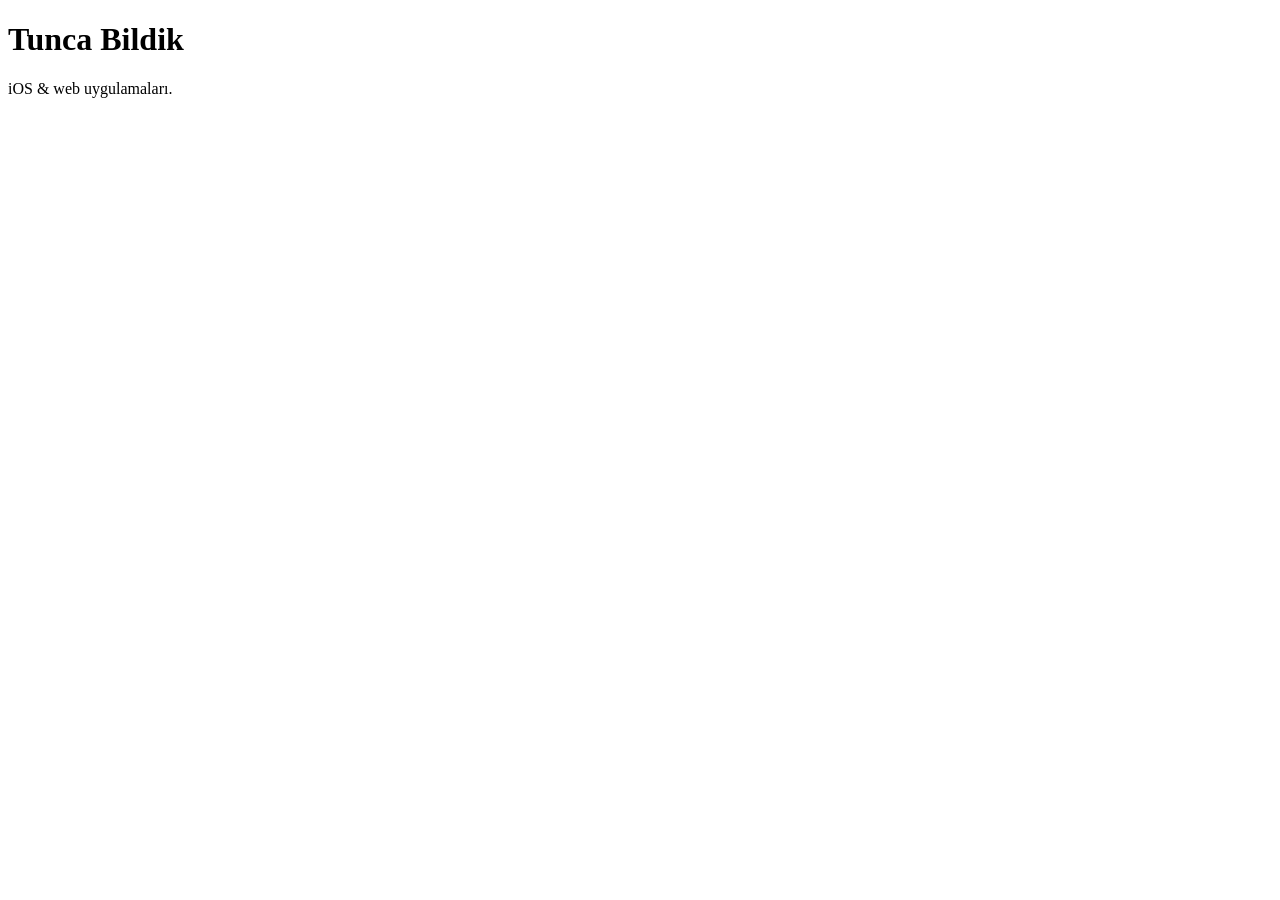
<file: index.html>
<!DOCTYPE html>
<html lang="tr">
<head>
  <meta charset="UTF-8">
  <meta name="viewport" content="width=device-width, initial-scale=1.0">
  <title>Tunca Bildik</title>
</head>
<body>
  <h1>Tunca Bildik</h1>
  <p>iOS &amp; web uygulamaları.</p>
</body>
</html>
</file>
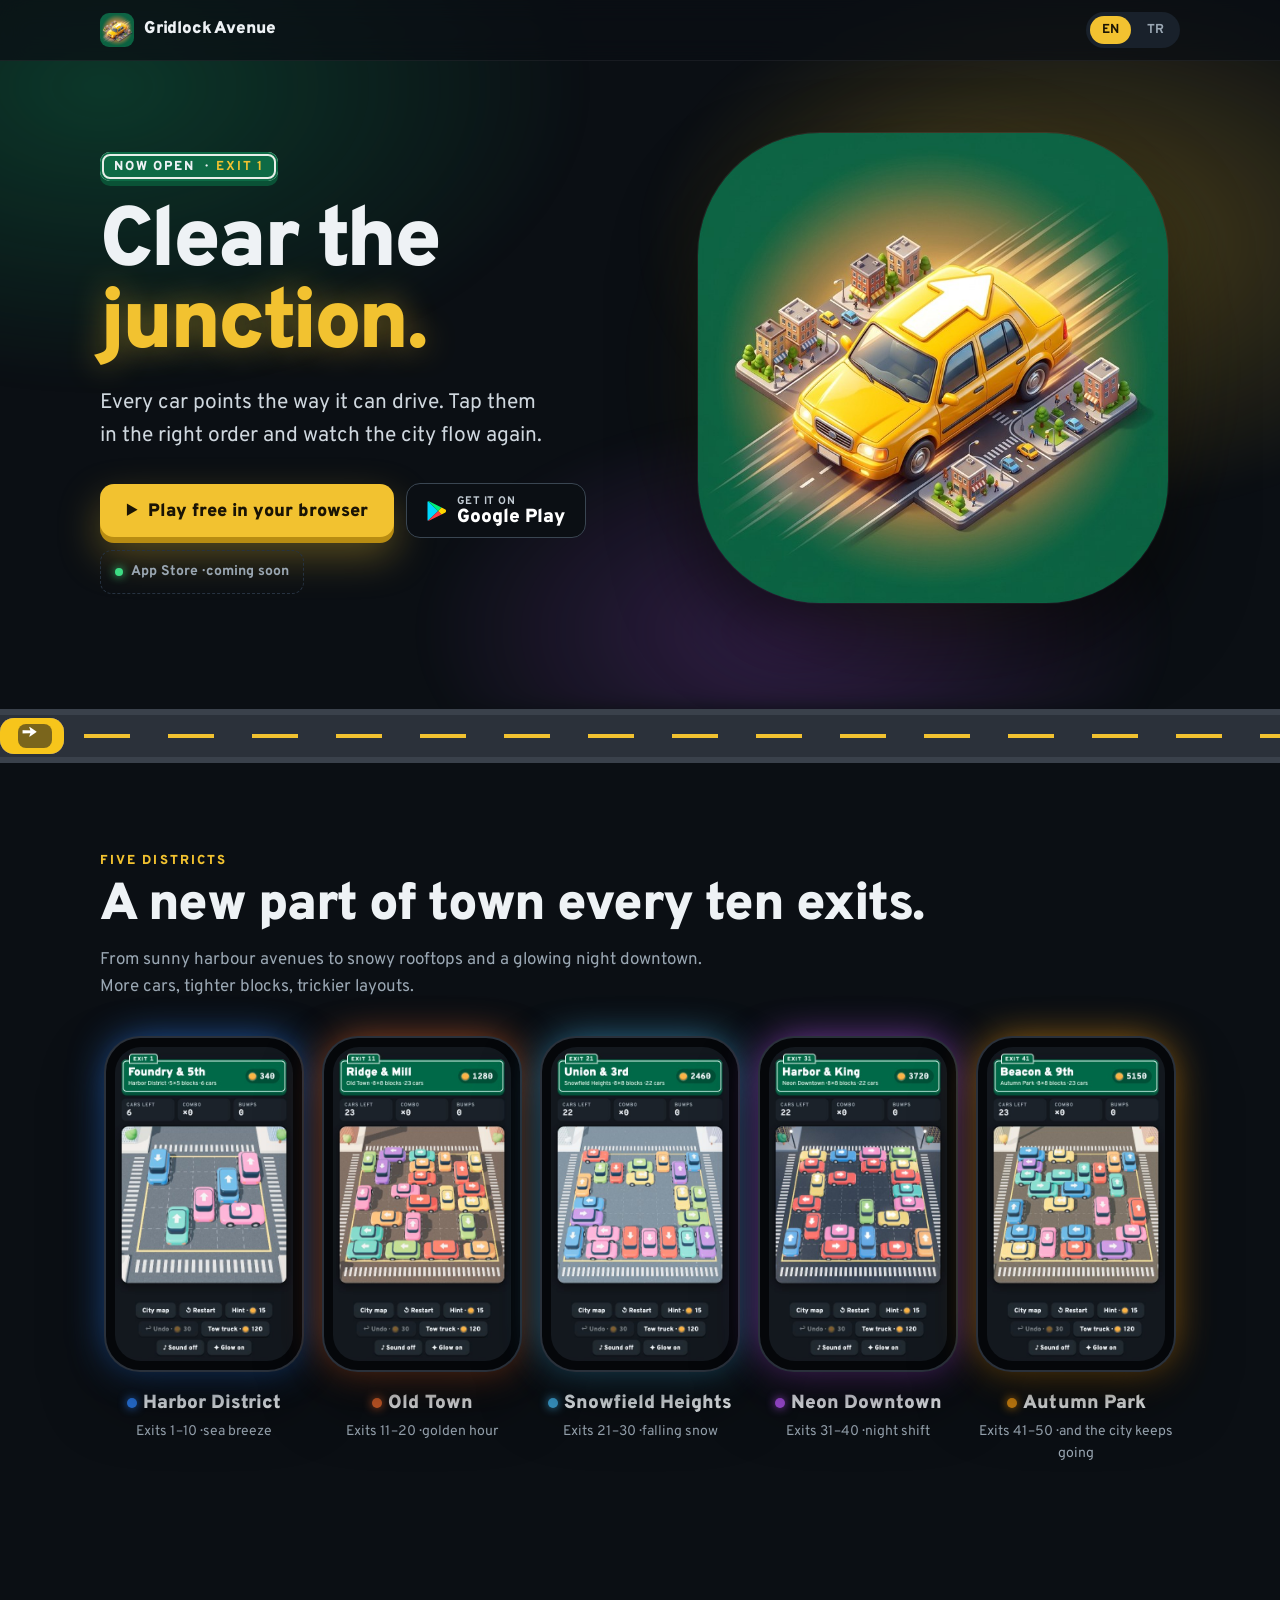
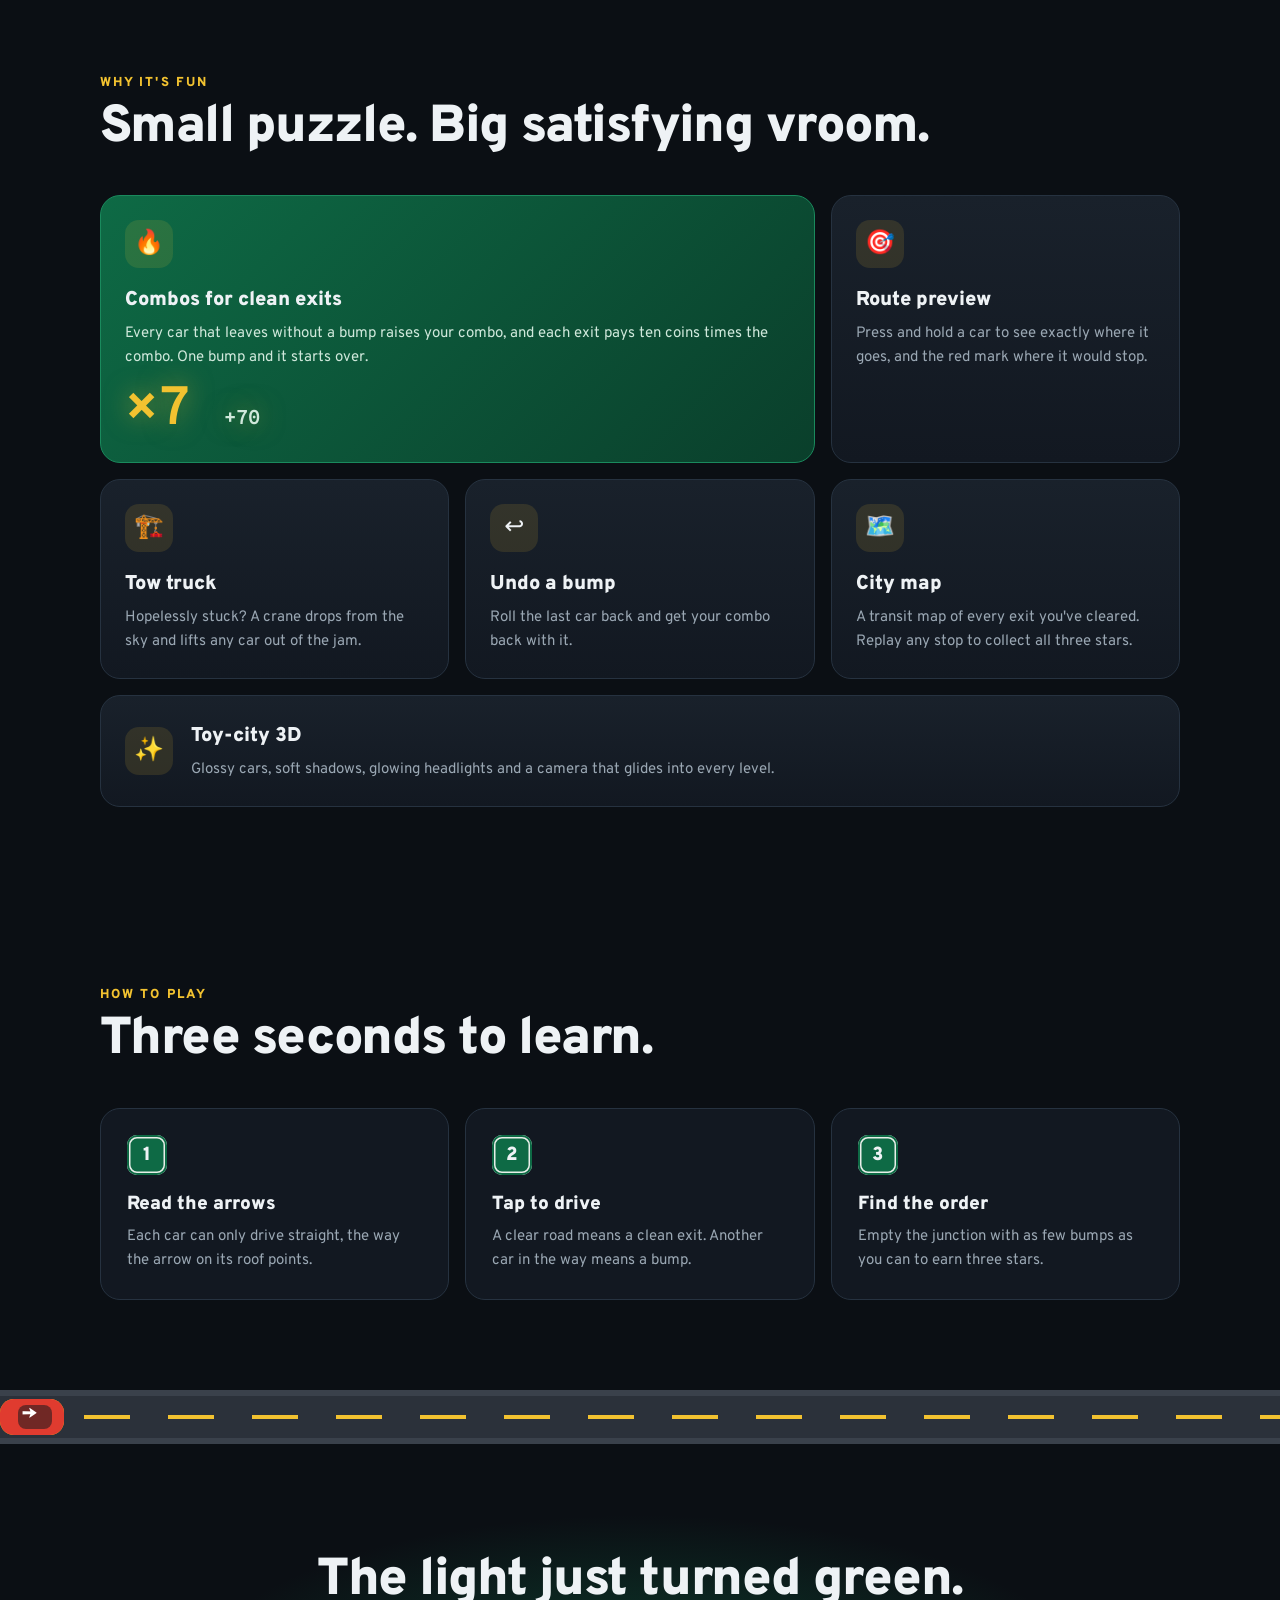
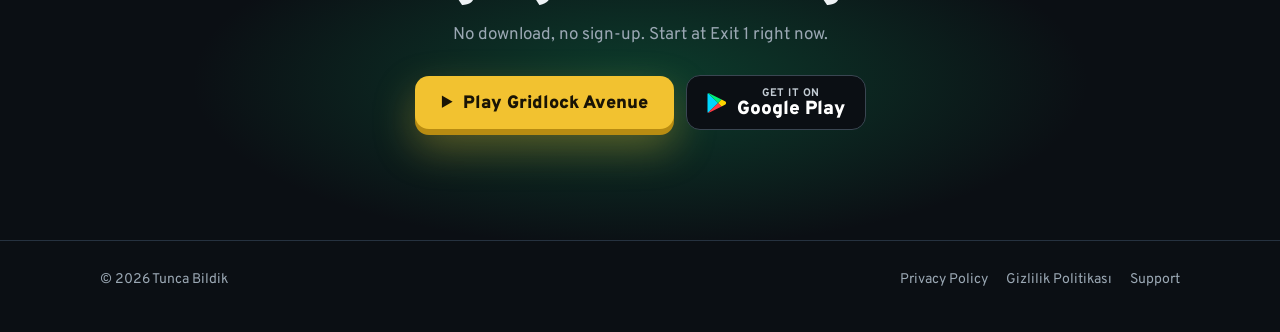
<file: gridlock-avenue/index.html>
<!doctype html>
<html lang="en">
<head>
<meta charset="utf-8">
<meta name="viewport" content="width=device-width, initial-scale=1">
<title>Gridlock Avenue — 3D traffic puzzle</title>
<meta name="description" content="Tap the cars in the right order to clear the junction. A bright 3D traffic puzzle across five city districts. Play free in your browser.">
<meta property="og:title" content="Gridlock Avenue — 3D traffic puzzle">
<meta property="og:description" content="Tap the cars in the right order to clear the junction. Five districts, combos, tow trucks and route previews.">
<meta property="og:image" content="https://tuncasoftbildik.github.io/gridlock-avenue/img/hero.jpg">
<link rel="icon" href="ikon.png">
<link rel="apple-touch-icon" href="ikon.png">
<link rel="preconnect" href="https://fonts.googleapis.com">
<link rel="preconnect" href="https://fonts.gstatic.com" crossorigin>
<link rel="stylesheet" href="https://fonts.googleapis.com/css2?family=Overpass:wght@400;600;800;900&family=Overpass+Mono:wght@700&display=swap">
<style>
:root {
  --night: #0b0f14;
  --night-2: #121821;
  --panel: #19212b;
  --line: #263240;
  --sign: #0e6a45;
  --sign-deep: #0a5236;
  --sign-edge: #e8efe9;
  --paint: #f2c230;
  --ink: #eef2f5;
  --muted: #9aa7b3;
  --harbor: #2a78e4; --oldtown: #d9622b; --snow: #3d9fd0; --neon: #a74fe0; --autumn: #d98a12;
  --font: "Overpass", system-ui, -apple-system, "Segoe UI", sans-serif;
  --mono: "Overpass Mono", ui-monospace, Menlo, monospace;
}
* { box-sizing: border-box; }
html { scroll-behavior: smooth; overflow-x: clip; }
body { margin: 0; background: var(--night); color: var(--ink); font: 17px/1.6 var(--font); overflow-x: clip; }
a { color: inherit; }
.wrap { max-width: 1120px; margin: 0 auto; padding: 0 20px; }

/* top bar */
.top { position: sticky; top: 0; z-index: 20; backdrop-filter: blur(12px); background: rgba(11,15,20,.72); border-bottom: 1px solid rgba(255,255,255,.06); }
.top .wrap { display: flex; align-items: center; justify-content: space-between; height: 60px; }
.brand { display: flex; align-items: center; gap: 10px; font-weight: 900; letter-spacing: -.01em; text-decoration: none; }
.brand img { width: 34px; height: 34px; border-radius: 9px; }
.lang { display: flex; gap: 4px; background: var(--panel); border-radius: 999px; padding: 4px; }
.lang button { font: 700 13px var(--font); color: var(--muted); background: none; border: 0; padding: 6px 12px; border-radius: 999px; cursor: pointer; }
.lang button[aria-pressed="true"] { background: var(--paint); color: #1a1405; }

/* hero */
.hero { position: relative; padding: 72px 0 96px; isolation: isolate; overflow-x: clip; }
.hero::before {
  content: ""; position: absolute; inset: -20% -10% 0; z-index: -1;
  background:
    radial-gradient(40% 50% at 78% 40%, rgba(242,194,48,.28), transparent 70%),
    radial-gradient(45% 55% at 15% 20%, rgba(14,106,69,.45), transparent 70%),
    radial-gradient(35% 40% at 60% 90%, rgba(167,79,224,.25), transparent 70%);
  filter: blur(10px);
}
.hero .wrap { display: grid; grid-template-columns: 1.05fr .95fr; gap: 40px; align-items: center; }
.exit-badge {
  display: inline-flex; align-items: center; gap: 10px;
  background: var(--sign); border-radius: 10px; padding: 7px 14px 6px;
  box-shadow: inset 0 0 0 2px var(--sign), inset 0 0 0 4px var(--sign-edge), 0 5px 0 var(--sign-deep);
  font: 800 13px var(--font); letter-spacing: .14em; text-transform: uppercase;
}
.exit-badge b { color: var(--paint); }
h1 { font-size: clamp(44px, 7vw, 84px); line-height: .98; letter-spacing: -.035em; margin: 22px 0 18px; font-weight: 900; text-wrap: balance; }
h1 .hl { color: var(--paint); text-shadow: 0 0 32px rgba(242,194,48,.45); }
.lead { font-size: clamp(18px, 2vw, 21px); color: #cfd7de; max-width: 34ch; margin: 0 0 30px; }
.ctas { display: flex; flex-wrap: wrap; gap: 12px; align-items: center; }
.btn {
  display: inline-flex; align-items: center; gap: 10px; text-decoration: none;
  font: 900 18px var(--font); padding: 16px 26px 14px; border-radius: 14px;
  transition: transform .15s ease, box-shadow .15s ease;
}
.btn.play { background: var(--paint); color: #1a1405; box-shadow: 0 6px 0 #b88c12, 0 18px 40px rgba(242,194,48,.35); }
.btn.play:hover { transform: translateY(-2px); box-shadow: 0 8px 0 #b88c12, 0 24px 50px rgba(242,194,48,.45); }
.btn.play:active { transform: translateY(4px); box-shadow: 0 2px 0 #b88c12; }
.btn.gplay { background: #0b0f14; color: #fff; border: 1px solid #3a4652; padding: 10px 20px 9px; line-height: 1.05; }
.btn.gplay span { display: flex; flex-direction: column; font-size: 19px; }
.btn.gplay small { font: 700 11px var(--font); letter-spacing: .04em; text-transform: uppercase; color: #c3ccd4; }
.btn.gplay:hover { transform: translateY(-2px); border-color: #6b7a88; }
.soon { display: inline-flex; align-items: center; gap: 8px; color: var(--muted); font-size: 14px; font-weight: 700; padding: 10px 14px; border: 1px dashed var(--line); border-radius: 12px; }
.soon i { width: 8px; height: 8px; border-radius: 50%; background: #3ddc84; box-shadow: 0 0 10px #3ddc84; animation: blink 1.6s infinite; }
@keyframes blink { 50% { opacity: .35; } }
@media (max-width: 600px) { .ctas .soon { flex-basis: 100%; } }

.art { position: relative; justify-self: center; width: min(100%, 470px); aspect-ratio: 1; }
.art img { width: 100%; height: 100%; object-fit: cover; border-radius: 26%; box-shadow: 0 40px 80px rgba(0,0,0,.55), 0 0 0 1px rgba(255,255,255,.08); animation: float 6s ease-in-out infinite; }
.art::after { content: ""; position: absolute; inset: 12%; z-index: -1; border-radius: 50%; background: rgba(242,194,48,.35); filter: blur(60px); }
@keyframes float { 50% { transform: translateY(-14px) rotate(-1.5deg); } }

/* road divider */
.road { height: 54px; background: #2b313a; position: relative; overflow: hidden; box-shadow: inset 0 6px 0 #3a414b, inset 0 -6px 0 #3a414b; }
.road::before { content: ""; position: absolute; left: 0; right: 0; top: 50%; height: 4px; margin-top: -2px; background: repeating-linear-gradient(90deg, var(--paint) 0 46px, transparent 46px 84px); animation: dash 1.4s linear infinite; width: 200%; }
@keyframes dash { to { transform: translateX(-84px); } }
.road .car { position: absolute; top: 9px; width: 64px; height: 36px; border-radius: 14px; animation: drive 9s linear infinite; }
.road .car::before { content: ""; position: absolute; left: 18px; right: 12px; top: 6px; bottom: 6px; border-radius: 8px; background: rgba(20,24,30,.55); }
.road .car::after { content: "→"; position: absolute; left: 22px; top: 3px; color: #fff; font: 900 20px var(--font); }
.road .c1 { background: #e03b2f; animation-delay: 0s; }
.road .c2 { background: #2a78e4; animation-delay: -3s; }
.road .c3 { background: #f7c51b; animation-delay: -6s; }
@keyframes drive { from { left: -80px; } to { left: 100%; } }

section { padding: 90px 0; }
.eyebrow { font: 800 13px var(--font); letter-spacing: .16em; text-transform: uppercase; color: var(--paint); }
h2 { font-size: clamp(32px, 4.5vw, 52px); line-height: 1.04; letter-spacing: -.03em; margin: 10px 0 14px; font-weight: 900; text-wrap: balance; }
.sub { color: var(--muted); max-width: 56ch; margin: 0; }

/* districts */
.phones { display: flex; gap: 22px; overflow-x: auto; padding: 36px 20px 30px; margin: 0 -20px; scroll-snap-type: x mandatory; scrollbar-width: none; }
.phones::-webkit-scrollbar { display: none; }
.phone { flex: 0 0 196px; margin: 0; scroll-snap-align: center; text-align: center; }
@media (min-width: 1100px) { .phones { justify-content: center; overflow: visible; } }
.phone .frame {
  position: relative; border-radius: 34px; padding: 9px; background: #05070a;
  box-shadow: 0 0 0 2px #2a313b, 0 30px 60px rgba(0,0,0,.5), 0 0 40px -6px var(--c);
  transition: transform .25s ease;
}
.phone:hover .frame { transform: translateY(-8px) rotate(-1deg); }
.phone img { display: block; width: 100%; aspect-ratio: 430 / 760; object-fit: cover; object-position: top; border-radius: 26px; }
.phone h3 { margin: 18px 0 2px; font-size: 19px; font-weight: 900; }
.phone p { margin: 0; color: var(--muted); font-size: 14px; }
.phone .dot { display: inline-block; width: 10px; height: 10px; border-radius: 50%; background: var(--c); margin-right: 6px; box-shadow: 0 0 10px var(--c); }

/* features */
.grid { display: grid; grid-template-columns: repeat(3, 1fr); gap: 16px; margin-top: 40px; }
.feat { background: linear-gradient(180deg, var(--panel), var(--night-2)); border: 1px solid var(--line); border-radius: 20px; padding: 24px; position: relative; overflow: hidden; }
.feat .ico { width: 48px; height: 48px; border-radius: 14px; display: grid; place-items: center; font-size: 24px; background: rgba(242,194,48,.12); margin-bottom: 16px; }
.feat h3 { margin: 0 0 6px; font-size: 20px; font-weight: 900; }
.feat p { margin: 0; color: var(--muted); font-size: 15px; }
.feat.wide { grid-column: span 3; display: grid; grid-template-columns: auto 1fr; gap: 0 18px; align-items: center; }
.feat.wide .ico { grid-row: span 2; margin: 0; }
.feat.big { grid-column: span 2; background: linear-gradient(135deg, #0e6a45, #0a3f2b); border-color: #1a8a5d; }
.feat.big p { color: #cfe8db; }
.combo { font: 700 54px var(--mono); color: var(--paint); line-height: 1; margin-top: 14px; text-shadow: 0 0 26px rgba(242,194,48,.5); }

/* steps */
.steps { display: grid; grid-template-columns: repeat(3, 1fr); gap: 16px; margin-top: 40px; counter-reset: s; }
.step { padding: 26px; border-radius: 20px; background: var(--night-2); border: 1px solid var(--line); }
.step::before { counter-increment: s; content: counter(s); display: grid; place-items: center; width: 40px; height: 40px; border-radius: 10px; background: var(--sign); box-shadow: inset 0 0 0 2px var(--sign), inset 0 0 0 3.5px var(--sign-edge); font: 900 19px var(--font); margin-bottom: 14px; }
.step h3 { margin: 0 0 6px; font-size: 19px; font-weight: 900; }
.step p { margin: 0; color: var(--muted); font-size: 15px; }

/* final */
.final { text-align: center; padding: 100px 0 110px; position: relative; isolation: isolate; }
.final::before { content: ""; position: absolute; inset: 0; z-index: -1; background: radial-gradient(50% 60% at 50% 60%, rgba(14,106,69,.5), transparent 70%); }
.final h2 { margin-inline: auto; }
.final .ctas { justify-content: center; margin-top: 26px; }

footer { border-top: 1px solid var(--line); padding: 28px 0 40px; color: var(--muted); font-size: 14px; }
footer .wrap { display: flex; flex-wrap: wrap; gap: 18px; align-items: center; justify-content: space-between; }
footer nav { display: flex; flex-wrap: wrap; gap: 18px; }
footer a { color: var(--muted); text-decoration: none; }
footer a:hover { color: var(--ink); }

.reveal { opacity: 0; transform: translateY(24px); transition: opacity .7s ease, transform .7s ease; }
.reveal.in { opacity: 1; transform: none; }

@media (max-width: 860px) {
  .hero { padding: 40px 0 70px; }
  .hero .wrap { grid-template-columns: 1fr; gap: 34px; }
  .art { width: min(78vw, 360px); order: -1; }
  .grid, .steps { grid-template-columns: 1fr; }
  .feat.big, .feat.wide { grid-column: auto; }
  .feat.wide { display: block; }
  .feat.wide .ico { margin-bottom: 16px; }
  section { padding: 64px 0; }
}
@media (prefers-reduced-motion: reduce) {
  *, *::before, *::after { animation: none !important; transition: none !important; }
  .reveal { opacity: 1; transform: none; }
}
</style>
</head>
<body>

<header class="top">
  <div class="wrap">
    <a class="brand" href="#"><img src="ikon.png" alt="">Gridlock Avenue</a>
    <div class="lang" role="group" aria-label="Language">
      <button type="button" data-set="en" aria-pressed="true">EN</button>
      <button type="button" data-set="tr" aria-pressed="false">TR</button>
    </div>
  </div>
</header>

<main>
  <section class="hero">
    <div class="wrap">
      <div>
        <span class="exit-badge"><span data-en="Now open" data-tr="Şimdi açık">Now open</span> · <b>Exit 1</b></span>
        <h1 data-en='Clear the <span class="hl">junction.</span>' data-tr='Kavşağı <span class="hl">boşalt.</span>'>Clear the <span class="hl">junction.</span></h1>
        <p class="lead" data-en="Every car points the way it can drive. Tap them in the right order and watch the city flow again."
           data-tr="Her araba gidebileceği yönü gösterir. Onlara doğru sırayla dokun, şehir yeniden aksın.">Every car points the way it can drive. Tap them in the right order and watch the city flow again.</p>
        <div class="ctas">
          <a class="btn play" href="play/">▶ <span data-en="Play free in your browser" data-tr="Tarayıcıda ücretsiz oyna">Play free in your browser</span></a>
          <a class="btn gplay" href="https://play.google.com/store/apps/details?id=com.tuncabildik.gridlockavenue" target="_blank" rel="noopener"><svg width="20" height="22" viewBox="0 0 20 22" aria-hidden="true"><path d="M1 1.2 11.2 11 1 20.8c-.3-.2-.5-.6-.5-1.1V2.3c0-.5.2-.9.5-1.1z" fill="#00d7fe"/><path d="m14.6 7.6-3.4 3.4L1 1.2c.2-.1.6-.1 1 .1l12.6 6.3z" fill="#00f076"/><path d="m14.6 14.4-12.6 6.3c-.4.2-.8.2-1 .1L11.2 11l3.4 3.4z" fill="#ff3a44"/><path d="M18.4 9.5c.9.5.9 2.4 0 2.9l-3.8 2-3.4-3.4 3.4-3.4 3.8 1.9z" fill="#ffd400"/></svg><span><small data-en="Get it on" data-tr="Hemen indir">Get it on</small>Google Play</span></a>
          <span class="soon"><i></i><span data-en="App Store · coming soon" data-tr="App Store · çok yakında">App Store · coming soon</span></span>
        </div>
      </div>
      <div class="art"><img src="img/hero.jpg" alt="A yellow taxi speeding out of a tiny 3D city junction" width="720" height="720"></div>
    </div>
  </section>

  <div class="road" aria-hidden="true"><span class="car c1"></span><span class="car c2"></span><span class="car c3"></span></div>

  <section id="districts">
    <div class="wrap">
      <div class="reveal">
        <div class="eyebrow" data-en="Five districts" data-tr="Beş semt">Five districts</div>
        <h2 data-en="A new part of town every ten exits." data-tr="Her on çıkışta şehrin yeni bir köşesi.">A new part of town every ten exits.</h2>
        <p class="sub" data-en="From sunny harbour avenues to snowy rooftops and a glowing night downtown. More cars, tighter blocks, trickier layouts."
           data-tr="Güneşli liman caddelerinden karlı çatılara ve ışıl ışıl gece merkezine. Daha çok araba, daha sıkışık bloklar, daha zor düzenler.">From sunny harbour avenues to snowy rooftops and a glowing night downtown. More cars, tighter blocks, trickier layouts.</p>
      </div>
      <div class="phones">
        <figure class="phone reveal" style="--c: var(--harbor)"><div class="frame"><img src="img/harbor.jpg" alt="Harbor District level"></div><h3><span class="dot"></span>Harbor District</h3><p data-en="Exits 1–10 · sea breeze" data-tr="Çıkış 1–10 · deniz meltemi">Exits 1–10 · sea breeze</p></figure>
        <figure class="phone reveal" style="--c: var(--oldtown)"><div class="frame"><img src="img/oldtown.jpg" alt="Old Town level"></div><h3><span class="dot"></span>Old Town</h3><p data-en="Exits 11–20 · golden hour" data-tr="Çıkış 11–20 · altın saat">Exits 11–20 · golden hour</p></figure>
        <figure class="phone reveal" style="--c: var(--snow)"><div class="frame"><img src="img/snow.jpg" alt="Snowfield Heights level"></div><h3><span class="dot"></span>Snowfield Heights</h3><p data-en="Exits 21–30 · falling snow" data-tr="Çıkış 21–30 · yağan kar">Exits 21–30 · falling snow</p></figure>
        <figure class="phone reveal" style="--c: var(--neon)"><div class="frame"><img src="img/neon.jpg" alt="Neon Downtown level"></div><h3><span class="dot"></span>Neon Downtown</h3><p data-en="Exits 31–40 · night shift" data-tr="Çıkış 31–40 · gece vardiyası">Exits 31–40 · night shift</p></figure>
        <figure class="phone reveal" style="--c: var(--autumn)"><div class="frame"><img src="img/autumn.jpg" alt="Autumn Park level"></div><h3><span class="dot"></span>Autumn Park</h3><p data-en="Exits 41–50 · and the city keeps going" data-tr="Çıkış 41–50 · ve şehir bitmiyor">Exits 41–50 · and the city keeps going</p></figure>
      </div>
    </div>
  </section>

  <section id="features">
    <div class="wrap">
      <div class="reveal">
        <div class="eyebrow" data-en="Why it's fun" data-tr="Neden keyifli">Why it's fun</div>
        <h2 data-en="Small puzzle. Big satisfying vroom." data-tr="Küçük bulmaca. Büyük, tatlı bir vınnn.">Small puzzle. Big satisfying vroom.</h2>
      </div>
      <div class="grid">
        <div class="feat big reveal">
          <div class="ico">🔥</div>
          <h3 data-en="Combos for clean exits" data-tr="Temiz çıkışa kombo">Combos for clean exits</h3>
          <p data-en="Every car that leaves without a bump raises your combo, and each exit pays ten coins times the combo. One bump and it starts over."
             data-tr="Çarpmadan çıkan her araba komboyu artırır, her çıkış kombonun on katı para kazandırır. Tek çarpma ve sıfırdan başlarsın.">Every car that leaves without a bump raises your combo, and each exit pays ten coins times the combo. One bump and it starts over.</p>
          <div class="combo">×7 <span style="font-size:20px;color:#cfe8db">+70</span></div>
        </div>
        <div class="feat reveal"><div class="ico">🎯</div><h3 data-en="Route preview" data-tr="Rota önizlemesi">Route preview</h3><p data-en="Press and hold a car to see exactly where it goes, and the red mark where it would stop." data-tr="Arabaya basılı tut; nereye gideceğini ve duracağı yeri kırmızı işaretle gör.">Press and hold a car to see exactly where it goes, and the red mark where it would stop.</p></div>
        <div class="feat reveal"><div class="ico">🏗️</div><h3 data-en="Tow truck" data-tr="Çekici">Tow truck</h3><p data-en="Hopelessly stuck? A crane drops from the sky and lifts any car out of the jam." data-tr="Çaresizce sıkıştın mı? Gökten bir vinç iner ve istediğin arabayı kaldırır.">Hopelessly stuck? A crane drops from the sky and lifts any car out of the jam.</p></div>
        <div class="feat reveal"><div class="ico">↩️</div><h3 data-en="Undo a bump" data-tr="Çarpmayı geri al">Undo a bump</h3><p data-en="Roll the last car back and get your combo back with it." data-tr="Son arabayı geri sar, komboyu da geri al.">Roll the last car back and get your combo back with it.</p></div>
        <div class="feat reveal"><div class="ico">🗺️</div><h3 data-en="City map" data-tr="Şehir haritası">City map</h3><p data-en="A transit map of every exit you've cleared. Replay any stop to collect all three stars." data-tr="Geçtiğin her çıkışın metro haritası. Üç yıldızı toplamak için istediğin durağı yeniden oyna.">A transit map of every exit you've cleared. Replay any stop to collect all three stars.</p></div>
        <div class="feat wide reveal"><div class="ico">✨</div><h3 data-en="Toy-city 3D" data-tr="Oyuncak şehir 3D">Toy-city 3D</h3><p data-en="Glossy cars, soft shadows, glowing headlights and a camera that glides into every level." data-tr="Parlak arabalar, yumuşak gölgeler, ışıl ışıl farlar ve her bölüme süzülen kamera.">Glossy cars, soft shadows, glowing headlights and a camera that glides into every level.</p></div>
      </div>
    </div>
  </section>

  <section id="how">
    <div class="wrap">
      <div class="reveal">
        <div class="eyebrow" data-en="How to play" data-tr="Nasıl oynanır">How to play</div>
        <h2 data-en="Three seconds to learn." data-tr="Öğrenmesi üç saniye.">Three seconds to learn.</h2>
      </div>
      <div class="steps">
        <div class="step reveal"><h3 data-en="Read the arrows" data-tr="Okları oku">Read the arrows</h3><p data-en="Each car can only drive straight, the way the arrow on its roof points." data-tr="Her araba yalnızca düz, çatısındaki okun gösterdiği yöne gidebilir.">Each car can only drive straight, the way the arrow on its roof points.</p></div>
        <div class="step reveal"><h3 data-en="Tap to drive" data-tr="Dokun, gitsin">Tap to drive</h3><p data-en="A clear road means a clean exit. Another car in the way means a bump." data-tr="Yol açıksa temiz çıkış. Önünde araba varsa çarpma.">A clear road means a clean exit. Another car in the way means a bump.</p></div>
        <div class="step reveal"><h3 data-en="Find the order" data-tr="Sırayı bul">Find the order</h3><p data-en="Empty the junction with as few bumps as you can to earn three stars." data-tr="Kavşağı olabildiğince az çarpmayla boşalt, üç yıldızı kap.">Empty the junction with as few bumps as you can to earn three stars.</p></div>
      </div>
    </div>
  </section>

  <div class="road" aria-hidden="true"><span class="car c3"></span><span class="car c1"></span></div>

  <section class="final">
    <div class="wrap reveal">
      <h2 data-en="The light just turned green." data-tr="Işık az önce yeşile döndü.">The light just turned green.</h2>
      <p class="sub" style="margin-inline:auto" data-en="No download, no sign-up. Start at Exit 1 right now." data-tr="İndirme yok, kayıt yok. Hemen Çıkış 1'den başla.">No download, no sign-up. Start at Exit 1 right now.</p>
      <div class="ctas"><a class="btn play" href="play/">▶ <span data-en="Play Gridlock Avenue" data-tr="Gridlock Avenue'yu oyna">Play Gridlock Avenue</span></a><a class="btn gplay" href="https://play.google.com/store/apps/details?id=com.tuncabildik.gridlockavenue" target="_blank" rel="noopener"><svg width="20" height="22" viewBox="0 0 20 22" aria-hidden="true"><path d="M1 1.2 11.2 11 1 20.8c-.3-.2-.5-.6-.5-1.1V2.3c0-.5.2-.9.5-1.1z" fill="#00d7fe"/><path d="m14.6 7.6-3.4 3.4L1 1.2c.2-.1.6-.1 1 .1l12.6 6.3z" fill="#00f076"/><path d="m14.6 14.4-12.6 6.3c-.4.2-.8.2-1 .1L11.2 11l3.4 3.4z" fill="#ff3a44"/><path d="M18.4 9.5c.9.5.9 2.4 0 2.9l-3.8 2-3.4-3.4 3.4-3.4 3.8 1.9z" fill="#ffd400"/></svg><span><small data-en="Get it on" data-tr="Hemen indir">Get it on</small>Google Play</span></a></div>
    </div>
  </section>
</main>

<footer>
  <div class="wrap">
    <span>© 2026 Tunca Bildik</span>
    <nav>
      <a href="privacy.html">Privacy Policy</a>
      <a href="gizlilik.html">Gizlilik Politikası</a>
      <a href="mailto:tunca.bildik@gmail.com" data-en="Support" data-tr="Destek">Support</a>
    </nav>
  </div>
</footer>

<script>
(() => {
  const KEY = 'ga-site-lang';
  function setLang(l) {
    document.documentElement.lang = l;
    document.querySelectorAll('[data-' + l + ']').forEach(el => { el.innerHTML = el.dataset[l]; });
    document.querySelectorAll('.lang button').forEach(b => b.setAttribute('aria-pressed', String(b.dataset.set === l)));
    try { localStorage.setItem(KEY, l); } catch (e) {}
  }
  let saved = null;
  try { saved = localStorage.getItem(KEY); } catch (e) {}
  const start = saved || ((navigator.language || '').toLowerCase().startsWith('tr') ? 'tr' : 'en');
  if (start !== 'en') setLang(start);
  document.querySelectorAll('.lang button').forEach(b => b.addEventListener('click', () => setLang(b.dataset.set)));

  const io = 'IntersectionObserver' in window ? new IntersectionObserver(es => es.forEach(e => {
    if (e.isIntersecting) { e.target.classList.add('in'); io.unobserve(e.target); }
  }), { threshold: .15 }) : null;
  document.querySelectorAll('.reveal').forEach((el, i) => {
    el.style.transitionDelay = (i % 3) * 80 + 'ms';
    io ? io.observe(el) : el.classList.add('in');
  });
})();
</script>
</body>
</html>
</file>
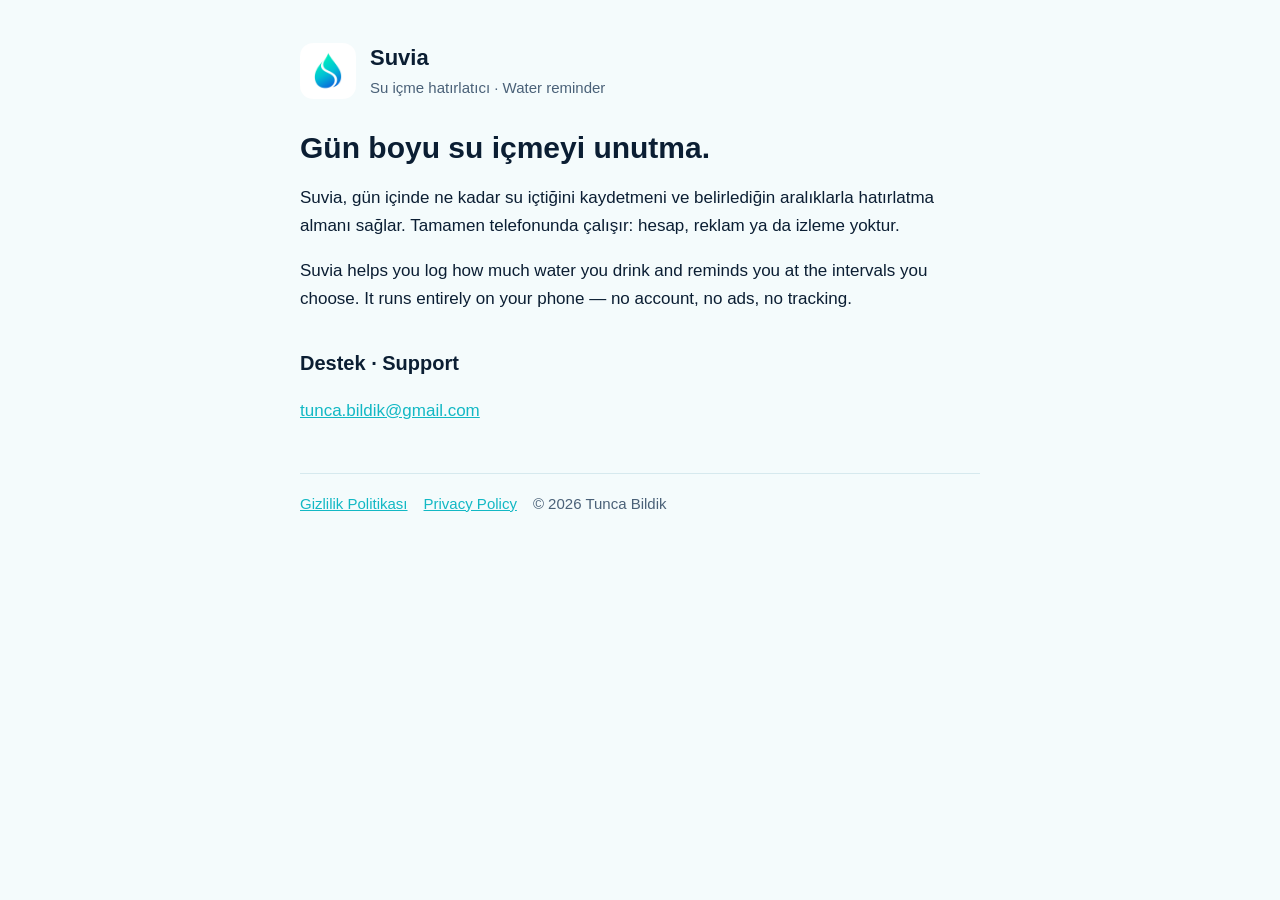
<file: suvia/index.html>
<!doctype html>
<html lang="tr">
<head>
<meta charset="utf-8">
<meta name="viewport" content="width=device-width, initial-scale=1">
<title>Suvia — Su içme hatırlatıcı</title>
<link rel="stylesheet" href="stil.css">
<link rel="icon" href="ikon.png">
</head>
<body>
<main>
  <header>
    <img src="ikon.png" alt="">
    <div><div class="ad">Suvia</div><div class="alt">Su içme hatırlatıcı · Water reminder</div></div>
  </header>

  <h1>Gün boyu su içmeyi unutma.</h1>
  <p>Suvia, gün içinde ne kadar su içtiğini kaydetmeni ve belirlediğin aralıklarla hatırlatma almanı
  sağlar. Tamamen telefonunda çalışır: hesap, reklam ya da izleme yoktur.</p>

  <p lang="en">Suvia helps you log how much water you drink and reminds you at the intervals you choose.
  It runs entirely on your phone — no account, no ads, no tracking.</p>

  <h2>Destek · Support</h2>
  <p><a href="mailto:tunca.bildik@gmail.com">tunca.bildik@gmail.com</a></p>

  <footer>
    <a href="gizlilik.html">Gizlilik Politikası</a>
    <a href="privacy.html">Privacy Policy</a>
    <span>© 2026 Tunca Bildik</span>
  </footer>
</main>
</body>
</html>
</file>
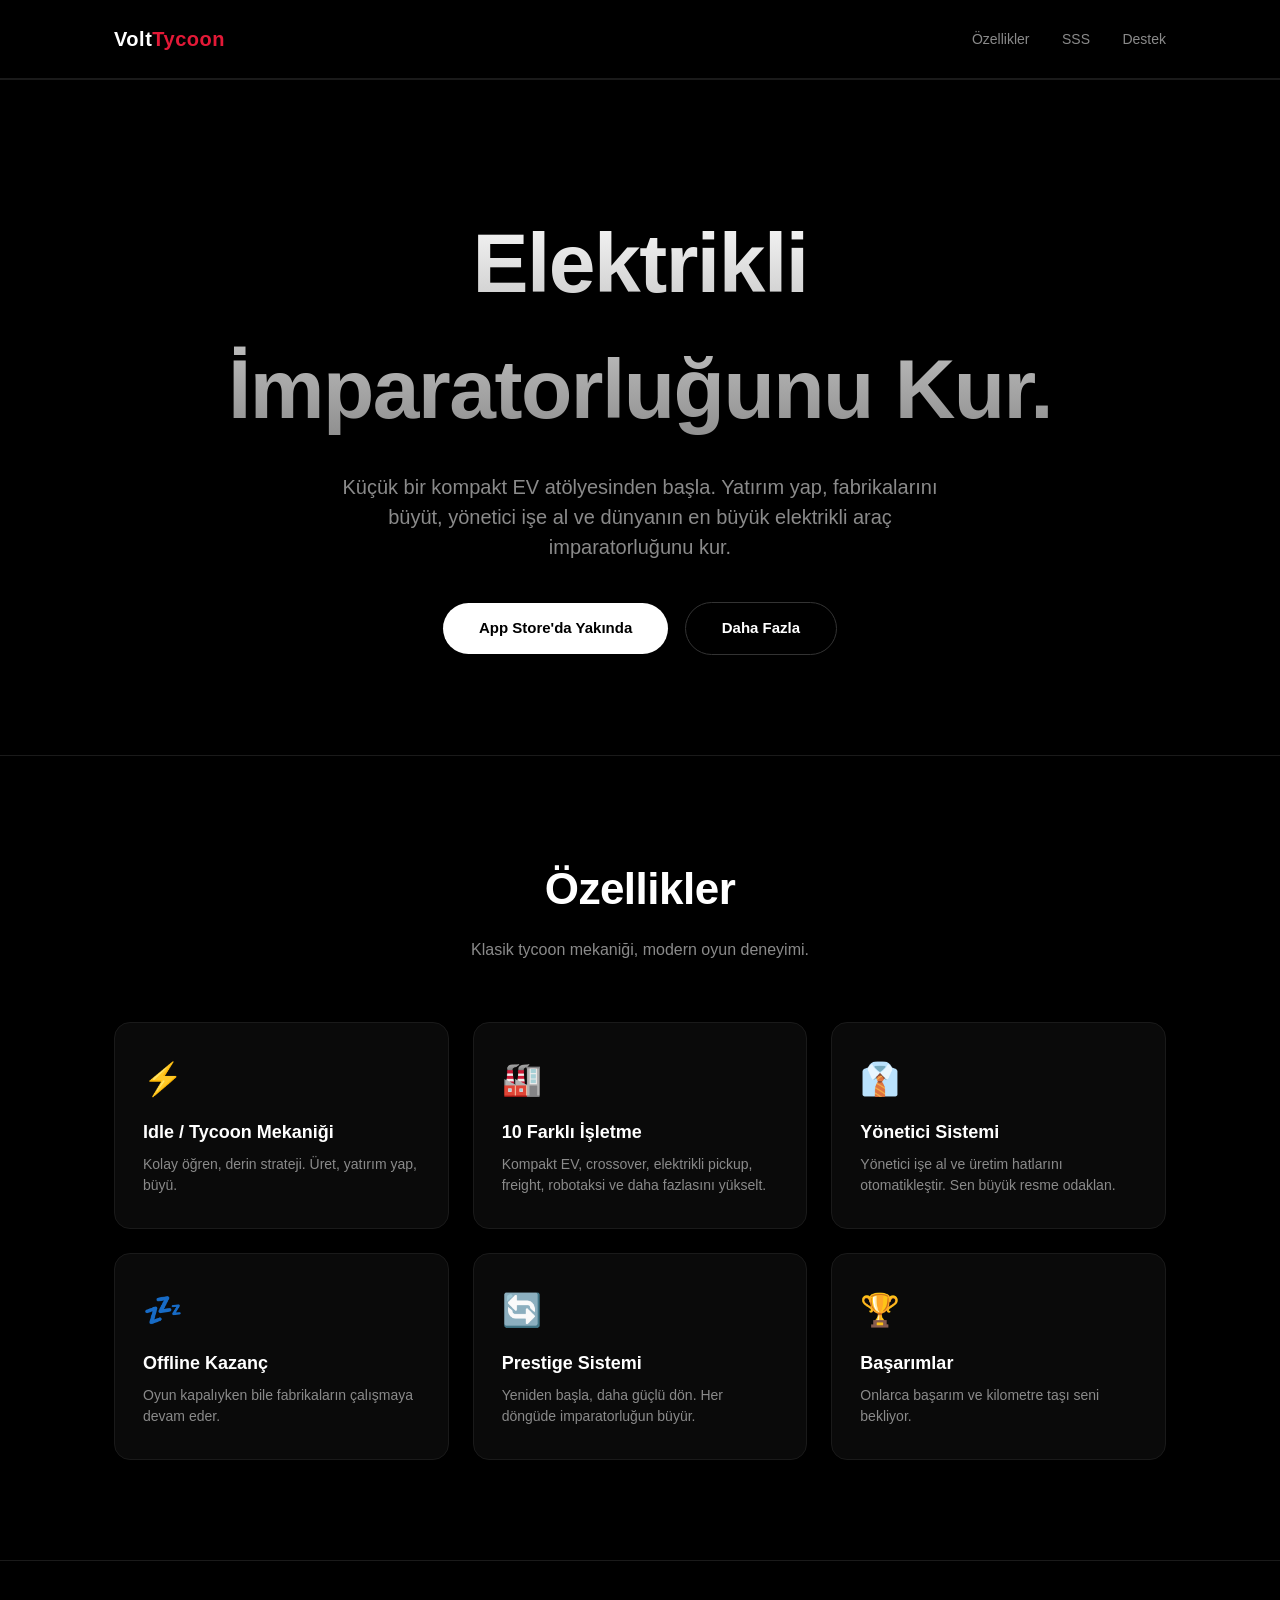
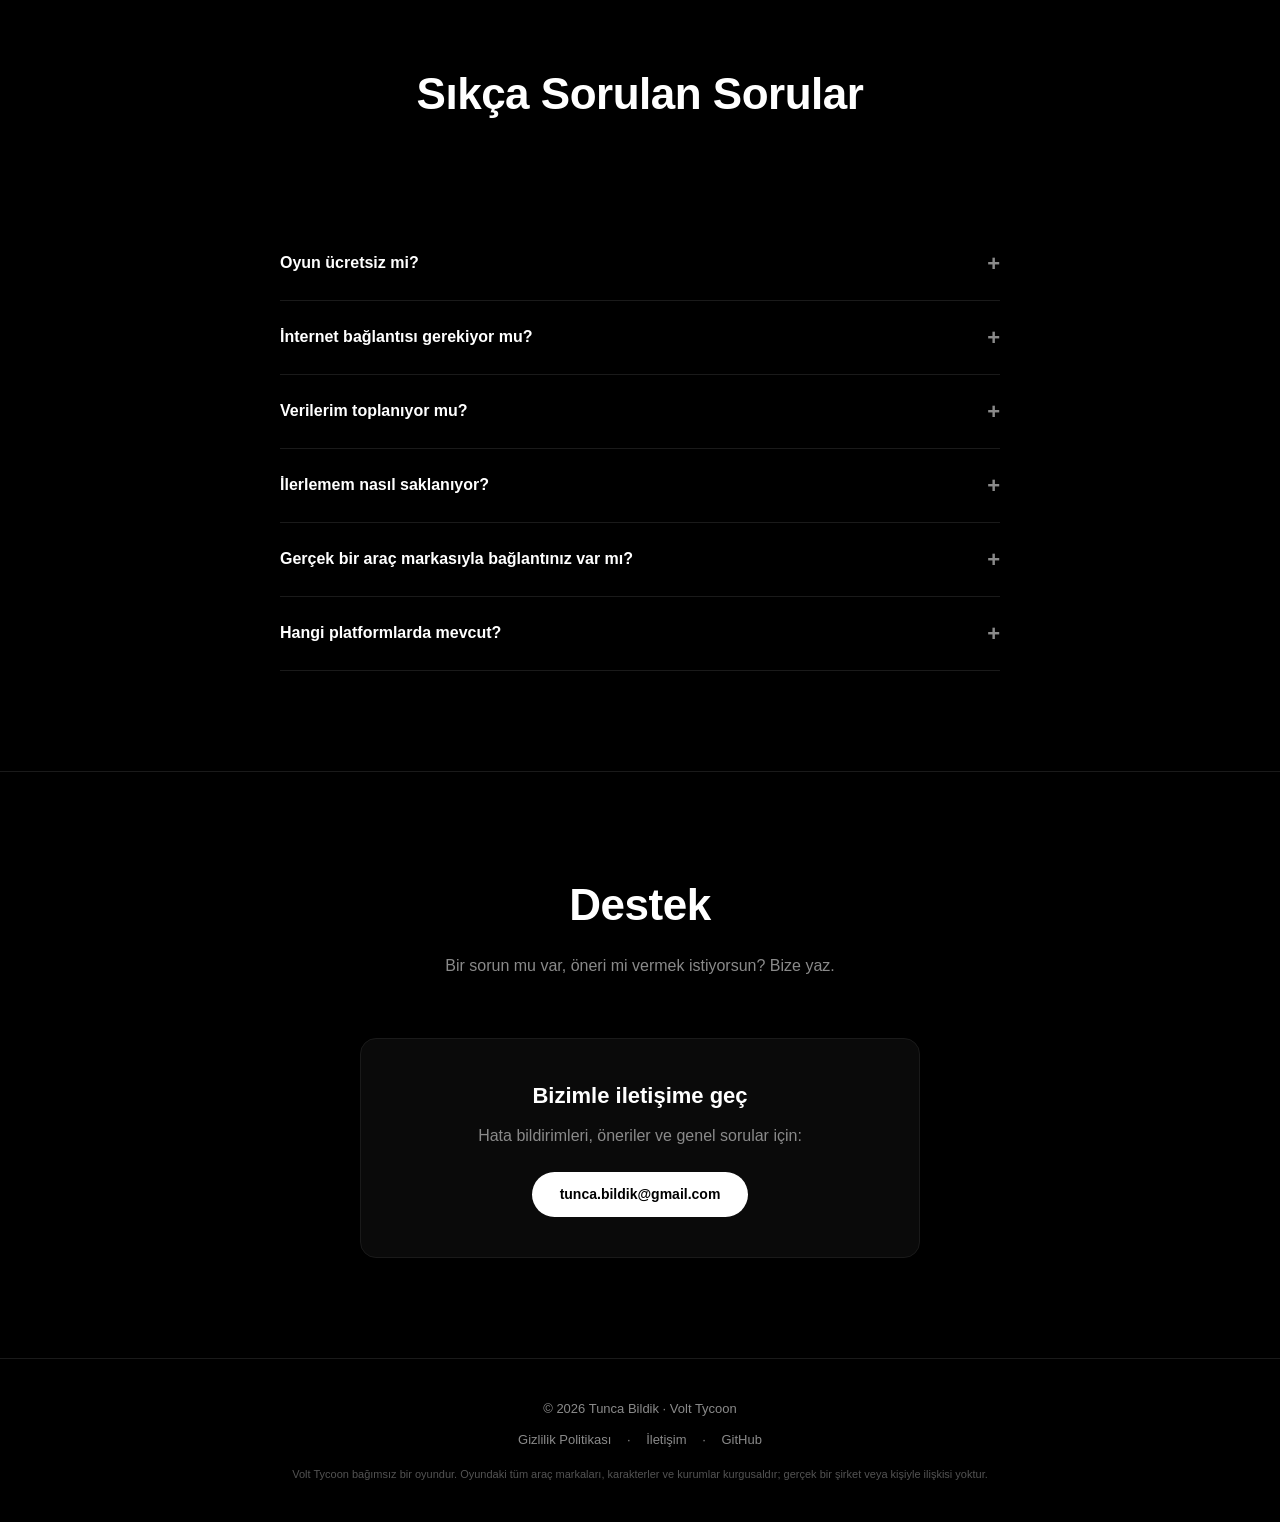
<file: volt-tycoon/index.html>
<!DOCTYPE html>
<html lang="tr">
<head>
<meta charset="UTF-8" />
<meta name="viewport" content="width=device-width, initial-scale=1.0" />
<title>Volt Tycoon — Elektrikli İmparatorluğunu Kur</title>
<meta name="description" content="Volt Tycoon, küçük bir kompakt EV atölyesinden başlayıp dünyanın en büyük elektrikli araç imparatorluğunu kurduğun bir idle/tycoon oyunudur." />
<link rel="icon" href="data:image/svg+xml,%3Csvg xmlns='http://www.w3.org/2000/svg' viewBox='0 0 100 100'%3E%3Ctext y='.9em' font-size='90'%3E%E2%9A%A1%3C/text%3E%3C/svg%3E" />
<style>
  * { box-sizing: border-box; margin: 0; padding: 0; }
  :root {
    --bg: #000;
    --bg-2: #0a0a0a;
    --fg: #fff;
    --muted: #8a8a8a;
    --accent: #e31937;
    --border: #1a1a1a;
  }
  html, body {
    background: var(--bg);
    color: var(--fg);
    font-family: -apple-system, BlinkMacSystemFont, "SF Pro Display", "Helvetica Neue", Arial, sans-serif;
    -webkit-font-smoothing: antialiased;
    line-height: 1.5;
  }
  a { color: var(--fg); text-decoration: none; }
  a:hover { opacity: 0.7; }
  .wrap { max-width: 1100px; margin: 0 auto; padding: 0 24px; }

  header {
    padding: 24px 0;
    border-bottom: 1px solid var(--border);
    position: sticky; top: 0;
    background: rgba(0,0,0,0.85);
    backdrop-filter: blur(12px);
    z-index: 10;
  }
  header .wrap { display: flex; align-items: center; justify-content: space-between; }
  .logo { font-weight: 700; font-size: 20px; letter-spacing: 0.5px; }
  .logo span { color: var(--accent); }
  nav a { margin-left: 28px; font-size: 14px; color: var(--muted); }

  .hero { padding: 120px 0 100px; text-align: center; }
  .hero h1 {
    font-size: clamp(40px, 7vw, 84px);
    font-weight: 700;
    letter-spacing: -1.5px;
    margin-bottom: 20px;
    background: linear-gradient(180deg, #fff 0%, #888 100%);
    -webkit-background-clip: text;
    -webkit-text-fill-color: transparent;
    background-clip: text;
  }
  .hero p {
    font-size: clamp(16px, 1.6vw, 20px);
    color: var(--muted);
    max-width: 640px;
    margin: 0 auto 40px;
  }
  .cta {
    display: inline-block;
    padding: 14px 36px;
    background: #fff;
    color: #000;
    border-radius: 999px;
    font-weight: 600;
    font-size: 15px;
    transition: transform 0.15s ease;
  }
  .cta:hover { transform: scale(1.04); opacity: 1; }
  .cta.secondary {
    background: transparent;
    color: #fff;
    border: 1px solid #333;
    margin-left: 12px;
  }

  section { padding: 100px 0; border-top: 1px solid var(--border); }
  section h2 {
    font-size: clamp(28px, 4vw, 44px);
    font-weight: 700;
    letter-spacing: -0.5px;
    margin-bottom: 16px;
    text-align: center;
  }
  section .lead {
    color: var(--muted);
    text-align: center;
    max-width: 600px;
    margin: 0 auto 60px;
  }

  .features {
    display: grid;
    grid-template-columns: repeat(auto-fit, minmax(260px, 1fr));
    gap: 24px;
  }
  .feature {
    background: var(--bg-2);
    border: 1px solid var(--border);
    border-radius: 16px;
    padding: 32px 28px;
    transition: border-color 0.2s;
  }
  .feature:hover { border-color: #333; }
  .feature .icon { font-size: 32px; margin-bottom: 16px; }
  .feature h3 { font-size: 18px; margin-bottom: 8px; }
  .feature p { color: var(--muted); font-size: 14px; }

  .faq { max-width: 720px; margin: 0 auto; }
  details {
    border-bottom: 1px solid var(--border);
    padding: 20px 0;
  }
  details summary {
    cursor: pointer;
    font-weight: 600;
    font-size: 16px;
    list-style: none;
    display: flex;
    justify-content: space-between;
    align-items: center;
  }
  details summary::after { content: '+'; font-size: 22px; color: var(--muted); }
  details[open] summary::after { content: '−'; }
  details p { color: var(--muted); margin-top: 12px; font-size: 14px; }

  .support-box {
    background: var(--bg-2);
    border: 1px solid var(--border);
    border-radius: 16px;
    padding: 40px;
    text-align: center;
    max-width: 560px;
    margin: 0 auto;
  }
  .support-box h3 { font-size: 22px; margin-bottom: 12px; }
  .support-box p { color: var(--muted); margin-bottom: 24px; }
  .support-box a.email {
    display: inline-block;
    padding: 12px 28px;
    background: #fff;
    color: #000;
    border-radius: 999px;
    font-weight: 600;
    font-size: 14px;
  }

  footer {
    padding: 40px 0;
    border-top: 1px solid var(--border);
    text-align: center;
    color: var(--muted);
    font-size: 13px;
  }
  footer a { color: var(--muted); margin: 0 12px; }

  @media (max-width: 600px) {
    .hero { padding: 80px 0 60px; }
    section { padding: 70px 0; }
    nav a { margin-left: 16px; }
    .cta.secondary { margin: 12px 0 0; display: block; }
  }
</style>
</head>
<body>

<header>
  <div class="wrap">
    <div class="logo">Volt<span>Tycoon</span></div>
    <nav>
      <a href="#features">Özellikler</a>
      <a href="#faq">SSS</a>
      <a href="#support">Destek</a>
    </nav>
  </div>
</header>

<section class="hero">
  <div class="wrap">
    <h1>Elektrikli<br/>İmparatorluğunu Kur.</h1>
    <p>Küçük bir kompakt EV atölyesinden başla. Yatırım yap, fabrikalarını büyüt, yönetici işe al ve dünyanın en büyük elektrikli araç imparatorluğunu kur.</p>
    <a href="#" class="cta">App Store'da Yakında</a>
    <a href="#features" class="cta secondary">Daha Fazla</a>
  </div>
</section>

<section id="features">
  <div class="wrap">
    <h2>Özellikler</h2>
    <p class="lead">Klasik tycoon mekaniği, modern oyun deneyimi.</p>
    <div class="features">
      <div class="feature">
        <div class="icon">⚡</div>
        <h3>Idle / Tycoon Mekaniği</h3>
        <p>Kolay öğren, derin strateji. Üret, yatırım yap, büyü.</p>
      </div>
      <div class="feature">
        <div class="icon">🏭</div>
        <h3>10 Farklı İşletme</h3>
        <p>Kompakt EV, crossover, elektrikli pickup, freight, robotaksi ve daha fazlasını yükselt.</p>
      </div>
      <div class="feature">
        <div class="icon">👔</div>
        <h3>Yönetici Sistemi</h3>
        <p>Yönetici işe al ve üretim hatlarını otomatikleştir. Sen büyük resme odaklan.</p>
      </div>
      <div class="feature">
        <div class="icon">💤</div>
        <h3>Offline Kazanç</h3>
        <p>Oyun kapalıyken bile fabrikaların çalışmaya devam eder.</p>
      </div>
      <div class="feature">
        <div class="icon">🔄</div>
        <h3>Prestige Sistemi</h3>
        <p>Yeniden başla, daha güçlü dön. Her döngüde imparatorluğun büyür.</p>
      </div>
      <div class="feature">
        <div class="icon">🏆</div>
        <h3>Başarımlar</h3>
        <p>Onlarca başarım ve kilometre taşı seni bekliyor.</p>
      </div>
    </div>
  </div>
</section>

<section id="faq">
  <div class="wrap">
    <h2>Sıkça Sorulan Sorular</h2>
    <p class="lead">&nbsp;</p>
    <div class="faq">
      <details>
        <summary>Oyun ücretsiz mi?</summary>
        <p>Evet, Volt Tycoon ücretsizdir. Opsiyonel ödüllü reklamlar (izleyince ekstra bonus) ve arada gösterilen reklamlar içerir; zorunlu uygulama içi satın alma yoktur.</p>
      </details>
      <details>
        <summary>İnternet bağlantısı gerekiyor mu?</summary>
        <p>Hayır. Volt Tycoon tamamen çevrimdışı çalışır. Tüm ilerlemen cihazında saklanır.</p>
      </details>
      <details>
        <summary>Verilerim toplanıyor mu?</summary>
        <p>Oyun verilerin yalnızca cihazında saklanır. Reklamlar Google AdMob ile gösterilir; AdMob, reklam amacıyla cihaz tanımlayıcısı gibi bilgileri kullanabilir. Detaylar için <a href="privacy.html" style="text-decoration:underline;">Gizlilik Politikası</a> sayfasına bakabilirsin.</p>
      </details>
      <details>
        <summary>İlerlemem nasıl saklanıyor?</summary>
        <p>Tüm oyun verileri yalnızca cihazında, yerel olarak saklanır. Uygulamayı silersen ilerlemen kaybolur.</p>
      </details>
      <details>
        <summary>Gerçek bir araç markasıyla bağlantınız var mı?</summary>
        <p>Hayır. Volt Tycoon bağımsız bir geliştirici tarafından yapılmış, eğlence amaçlı bir oyundur. Oyundaki tüm araç markaları ve karakterler tamamen kurgusaldır.</p>
      </details>
      <details>
        <summary>Hangi platformlarda mevcut?</summary>
        <p>Şu anda iOS için TestFlight üzerinden beta testi devam ediyor. Android sürümü yakında.</p>
      </details>
    </div>
  </div>
</section>

<section id="support">
  <div class="wrap">
    <h2>Destek</h2>
    <p class="lead">Bir sorun mu var, öneri mi vermek istiyorsun? Bize yaz.</p>
    <div class="support-box">
      <h3>Bizimle iletişime geç</h3>
      <p>Hata bildirimleri, öneriler ve genel sorular için:</p>
      <a class="email" href="mailto:tunca.bildik@gmail.com">tunca.bildik@gmail.com</a>
    </div>
  </div>
</section>

<footer>
  <div class="wrap">
    <p>© 2026 Tunca Bildik · Volt Tycoon</p>
    <p style="margin-top:12px;">
      <a href="privacy.html">Gizlilik Politikası</a> ·
      <a href="mailto:tunca.bildik@gmail.com">İletişim</a> ·
      <a href="https://github.com/tuncasoftbildik/TeslaTycoon">GitHub</a>
    </p>
    <p style="margin-top:16px; font-size:11px; opacity:0.6;">Volt Tycoon bağımsız bir oyundur. Oyundaki tüm araç markaları, karakterler ve kurumlar kurgusaldır; gerçek bir şirket veya kişiyle ilişkisi yoktur.</p>
  </div>
</footer>

</body>
</html>
</file>
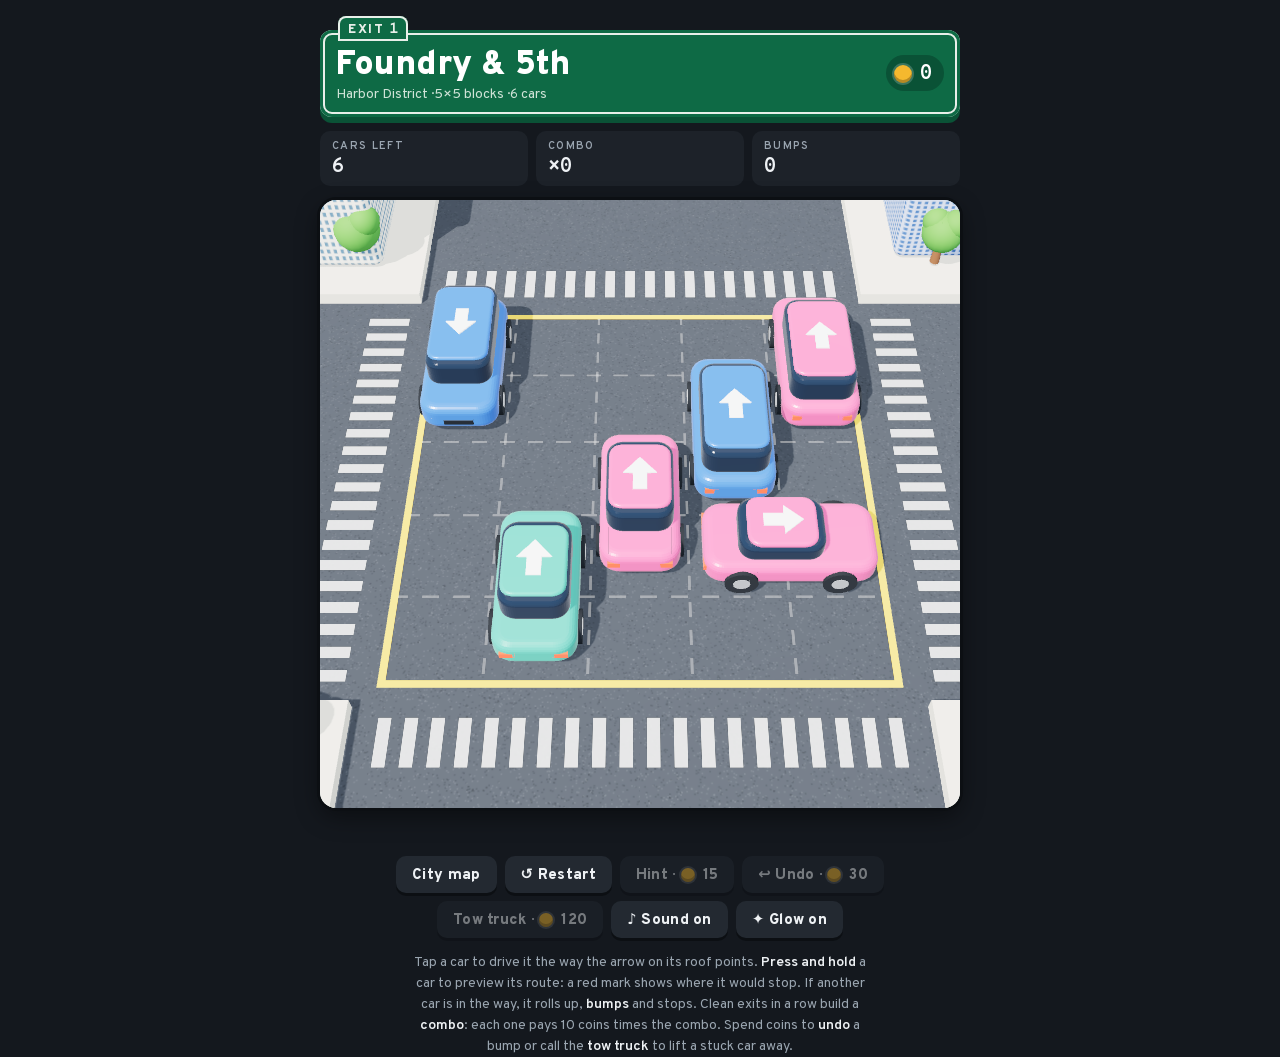
<file: gridlock-avenue/play/index.html>
<!doctype html>
<html lang="en">
<head>
<meta charset="utf-8">
<meta name="viewport" content="width=device-width,initial-scale=1,viewport-fit=cover,user-scalable=no">
<style>*,*::before,*::after{box-sizing:border-box}body{margin:0;-webkit-text-size-adjust:100%}body{padding-top:max(18px,env(safe-area-inset-top))!important;padding-bottom:max(28px,env(safe-area-inset-bottom))!important}</style>
<title>Play Gridlock Avenue</title>
<link rel="icon" href="../ikon.png">
<link rel="stylesheet" href="fonts/fonts.css">
<style>
/* Layout: one column, a highway-sign header over a sunny 3D junction, controls underneath. Single dark frame by choice. */
:root {
  color-scheme: dark;
  --night: #14181e;
  --panel: #1d2229;
  --sign: #0e6a45;
  --sign-deep: #0a5236;
  --sign-edge: #e8efe9;
  --paint: #f2c230;
  --ink: #eef1f4;
  --muted: #9aa5b0;
  --coin: #f5b82e;
  --danger: #ff6f5c;
  --tire: #14181d;
  --sky-top: #9fd2ef;
  --sky-low: #e9f4ea;
  --font-sign: "Overpass", "Arial Narrow", "Helvetica Neue", system-ui, sans-serif;
  --font-num: "Overpass Mono", ui-monospace, "SF Mono", Menlo, monospace;
}
html, body { height: 100%; }
body {
  background: var(--night);
  color: var(--ink);
  font-family: var(--font-sign);
  padding-left: max(16px, env(safe-area-inset-left, 0px));
  padding-right: max(16px, env(safe-area-inset-right, 0px));
  padding-block: 18px 28px;
}
.wrap { max-width: 640px; margin: 0 auto; display: grid; gap: 14px; }

.sign {
  display: flex; align-items: stretch;
  background: var(--sign); border-radius: 12px;
  box-shadow: inset 0 0 0 3px var(--sign), inset 0 0 0 5px var(--sign-edge), 0 6px 0 var(--sign-deep);
  padding: 14px 16px; position: relative; margin-top: 12px;
}
.exit-tab {
  position: absolute; top: -14px; left: 18px;
  background: var(--sign); color: var(--sign-edge);
  font-weight: 800; font-size: 13px; letter-spacing: .12em;
  padding: 4px 10px 2px; border-radius: 8px 8px 0 0;
  box-shadow: inset 0 0 0 2px var(--sign-edge);
}
.exit-tab b { font-family: var(--font-num); font-size: 15px; letter-spacing: 0; }
.sign-main { display: grid; gap: 2px; min-width: 0; flex: 1; padding-top: 4px; }
.street { font-weight: 900; font-size: clamp(24px, 6.4vw, 34px); line-height: 1.05; text-wrap: balance; color: #fff; }
.sub { font-size: 14px; color: #cfe3d7; }
.coins {
  display: flex; align-items: center; gap: 8px; align-self: center;
  font-family: var(--font-num); font-weight: 700; font-size: 20px; color: #fff;
  background: var(--sign-deep); border-radius: 999px; padding: 6px 12px 4px 8px;
  font-variant-numeric: tabular-nums;
}
.coin-dot { width: 18px; height: 18px; border-radius: 50%; background: var(--coin); box-shadow: inset 0 -3px 0 rgba(0,0,0,.25), 0 0 0 2px #fff3; flex: none; }

.stats { display: grid; grid-template-columns: repeat(3, 1fr); gap: 8px; }
.stat { background: var(--panel); border-radius: 10px; padding: 8px 12px 6px; display: grid; gap: 1px; }
.stat span { font-size: 11px; letter-spacing: .12em; text-transform: uppercase; color: var(--muted); font-weight: 600; }
.stat b { font-family: var(--font-num); font-size: 20px; font-variant-numeric: tabular-nums; }
#combo.hot { color: var(--paint); }
.pop { animation: pop .35s ease-out; }
@keyframes pop { 0% { transform: scale(1.35); } 100% { transform: scale(1); } }

/* 3D junction */
.stage {
  position: relative; overflow: hidden; border-radius: 16px;
  background: linear-gradient(var(--sky-top), var(--sky-low));
  box-shadow: 0 0 0 3px #0c0f13, 0 8px 24px rgba(0,0,0,.45);
  touch-action: manipulation; -webkit-tap-highlight-color: transparent;
  max-width: 100%;
}
.stage canvas { display: block; width: 100%; height: 100%; -webkit-touch-callout: none; -webkit-user-select: none; user-select: none; }
.stage.pointer canvas { cursor: pointer; }
.nogl { position: absolute; inset: 0; display: grid; place-items: center; padding: 24px; text-align: center; color: #1a2430; font-weight: 600; }

.burst, .float {
  position: absolute; pointer-events: none; z-index: 5;
  transform: translate(-50%, -50%);
  font-weight: 900; white-space: nowrap;
}
.burst {
  font-size: 17px; letter-spacing: .04em; color: var(--paint);
  -webkit-text-stroke: 5px var(--tire); paint-order: stroke fill;
  animation: burst .75s ease-out forwards;
}
@keyframes burst {
  0% { transform: translate(-50%, -50%) scale(.4) rotate(-8deg); opacity: 0; }
  25% { transform: translate(-50%, -50%) scale(1.25) rotate(4deg); opacity: 1; }
  100% { transform: translate(-50%, -110%) scale(1) rotate(0); opacity: 0; }
}
.float {
  font-family: var(--font-num); font-size: 20px; color: var(--coin);
  -webkit-text-stroke: 5px var(--tire); paint-order: stroke fill;
  animation: rise 1.05s ease-out forwards;
}
.float small { font-size: 14px; color: #fff; }
@keyframes rise {
  0% { opacity: 0; transform: translate(-50%, -30%); }
  20% { opacity: 1; }
  100% { opacity: 0; transform: translate(-50%, -170%); }
}

.controls { display: flex; flex-wrap: wrap; gap: 8px; justify-content: center; }
.btn {
  font: 800 15px/1 var(--font-sign); letter-spacing: .02em;
  color: var(--ink); background: #232931; border: 0; border-radius: 10px;
  padding: 12px 16px 10px; cursor: pointer; touch-action: manipulation;
  box-shadow: 0 3px 0 #0c0f13;
  display: inline-flex; align-items: center; gap: 8px;
}
.btn:hover { background: #2b323b; }
.btn:active { transform: translateY(2px); box-shadow: 0 1px 0 #0c0f13; }
.btn:focus-visible { outline: 3px solid var(--paint); outline-offset: 2px; }
.btn[disabled] { opacity: .45; cursor: not-allowed; }
.btn.primary { background: var(--paint); color: #1a1406; box-shadow: 0 3px 0 #9b7a14; }
.btn.primary:hover { background: #f7cd4c; }
.btn.on { background: var(--paint); color: #1a1406; box-shadow: 0 3px 0 #9b7a14; }
.card .row { display: flex; flex-wrap: wrap; gap: 8px; justify-content: center; }
.card .eyebrow { font-size: 12px; font-weight: 800; letter-spacing: .14em; text-transform: uppercase; color: var(--sign-edge); opacity: .8; }
.card .pill { justify-self: center; width: 44px; height: 8px; border-radius: 4px; background: var(--dc); }

/* City map: a transit line per district, one station per exit */
.map {
  background: var(--panel); border-radius: 14px; width: 100%; max-width: 580px; max-height: 100%;
  overflow: auto; padding: 16px; display: grid; gap: 16px; box-shadow: 0 0 0 2px #0c0f13;
  animation: drop .3s ease-out;
}
.map-head { display: flex; justify-content: space-between; align-items: center; gap: 8px; }
.map-head h2 { margin: 0; font-size: 22px; font-weight: 900; }
.district { display: grid; gap: 8px; }
.district.locked { --dc: #3a414b; }
.d-head { display: flex; align-items: center; gap: 8px; flex-wrap: wrap; }
.d-pill { width: 24px; height: 24px; border-radius: 6px; background: var(--dc); display: grid; place-items: center; font: 900 13px/1 var(--font-num); color: #fff; }
.d-head b { font-size: 16px; font-weight: 800; }
.d-range { color: var(--muted); font: 500 12px/1 var(--font-num); margin-left: auto; }
.line { display: grid; grid-template-columns: repeat(10, 1fr); }
.st { position: relative; background: none; border: 0; padding: 0; cursor: pointer; display: grid; justify-items: center; gap: 4px; color: var(--ink); font: inherit; }
.st::before { content: ""; position: absolute; top: 14px; left: 0; right: 0; height: 6px; background: var(--dc); }
.st:first-child::before { left: 50%; }
.st:last-child::before { right: 50%; }
.st .dot {
  position: relative; z-index: 1; width: 34px; height: 34px; border-radius: 50%; box-sizing: border-box;
  background: #fff; color: #1a1f26; border: 5px solid var(--dc);
  display: grid; place-items: center; font: 700 11px/1 var(--font-num);
}
.st.done .dot { background: var(--dc); color: #fff; }
.st.here .dot { box-shadow: 0 0 0 4px var(--paint); animation: here 1.4s ease-in-out infinite; }
@keyframes here { 50% { box-shadow: 0 0 0 7px rgba(242,194,48,.35); } }
.st.locked { cursor: default; opacity: .55; }
.st:focus-visible .dot { outline: 3px solid var(--paint); outline-offset: 2px; }
.sst { font-size: 10px; color: var(--paint); letter-spacing: 1px; min-height: 12px; white-space: nowrap; }
.sst i { color: rgba(255,255,255,.22); font-style: normal; }
@media (max-width: 520px) {
  .line { grid-template-columns: repeat(5, 1fr); row-gap: 10px; }
  .st:nth-child(5)::before { right: 50%; }
  .st:nth-child(6)::before { left: 50%; }
}

/* Leaderboard */
.ranks { background: var(--panel); border-radius: 12px; padding: 14px 16px; display: grid; gap: 10px; }
.ranks-head { display: flex; align-items: baseline; justify-content: space-between; gap: 8px; flex-wrap: wrap; }
.ranks-head h2 { margin: 0; font-size: 18px; font-weight: 900; letter-spacing: .02em; }
#lb-note { font-size: 12px; color: var(--muted); }
.lb { list-style: none; margin: 0; padding: 0; display: grid; gap: 4px; }
.lb li { display: grid; grid-template-columns: 28px minmax(0, 1fr) auto auto; gap: 12px; align-items: center; padding: 8px 10px 6px; border-radius: 8px; background: #232931; font-size: 15px; }
.lb li.me { box-shadow: inset 0 0 0 2px var(--paint); }
.lb .rk { font-family: var(--font-num); font-weight: 700; color: var(--muted); }
.lb li:first-child .rk { color: var(--coin); }
.lb .nm { overflow: hidden; text-overflow: ellipsis; white-space: nowrap; font-weight: 600; }
.lb .ex, .lb .sr { font-family: var(--font-num); font-variant-numeric: tabular-nums; font-size: 14px; }
.lb .sr { color: var(--paint); }
.lb-empty { margin: 0; color: var(--muted); font-size: 14px; }
.btn .coin-dot { width: 14px; height: 14px; }
.how { font-size: 14px; line-height: 1.5; color: var(--muted); text-align: center; max-width: 52ch; justify-self: center; margin: 0; }
.how b { color: var(--ink); font-weight: 600; }
.sheet-wrap { position: fixed; inset: 0; z-index: 40; display: grid; align-items: end; background: rgba(8,10,14,.55); backdrop-filter: blur(4px); }
.sheet { background: var(--panel); border-radius: 22px 22px 0 0; padding: 10px 18px calc(18px + env(safe-area-inset-bottom, 0px)); display: grid; gap: 10px; max-width: 640px; width: 100%; margin: 0 auto; animation: rise .28s cubic-bezier(.2,1.1,.4,1); }
@keyframes rise { from { transform: translateY(100%); } }
.sheet .grab { width: 40px; height: 5px; border-radius: 3px; background: #3a434d; justify-self: center; margin-bottom: 4px; }
.sheet h2 { margin: 0; font-size: 22px; font-weight: 900; }
.sheet .rows { display: grid; gap: 8px; }
.sheet .rows .btn { width: 100%; justify-content: space-between; padding: 14px 16px; font-size: 16px; }
.sheet .how { text-align: left; max-width: none; }
html.native, html.native body { height: 100%; overflow: hidden; overscroll-behavior: none; }
html.native body { padding: env(safe-area-inset-top, 0px) 12px 0 !important; -webkit-user-select: none; user-select: none; -webkit-touch-callout: none; }
html.native .wrap { height: calc(100vh - env(safe-area-inset-top, 0px)); height: calc(100dvh - env(safe-area-inset-top, 0px)); display: flex; flex-direction: column; gap: 8px; padding-top: 6px; }
html.native .stage { flex: 1 1 auto; min-height: 0; height: auto !important; border-radius: 18px; }
html.native .ranks, html.native .wrap > .how { display: none !important; }
html.native .stats { gap: 6px; }
html.native .stat { padding: 6px 10px 4px; }
html.native .stat b { font-size: 18px; }
html.native .toast { min-height: 18px; font-size: 13px; }
html.native .controls { display: grid; grid-template-columns: repeat(6, 1fr); gap: 6px; padding-bottom: max(10px, env(safe-area-inset-bottom, 0px)); }
html.native .controls .btn { flex-direction: column; justify-content: center; gap: 2px; padding: 8px 2px 6px; min-height: 58px; font-size: 11px; line-height: 1.1; border-radius: 14px; }
html.native .controls .btn svg { width: 22px; height: 22px; }
html.native .controls .btn small { font-size: 10px; opacity: .8; display: inline-flex; align-items: center; gap: 3px; }
html.native .controls .btn small .coin-dot { width: 10px; height: 10px; }
html.native .btn:hover { background: #232931; }
html.native .btn:active { transform: scale(.94); }
html.native .btn.primary:hover, html.native .btn.on:hover { background: var(--paint); }
.toast { min-height: 20px; text-align: center; font-size: 14px; font-weight: 600; color: var(--danger); margin: 0; }

.overlay {
  position: absolute; inset: 0; z-index: 10;
  display: grid; place-items: center; padding: 16px;
  background: rgba(14,17,22,.55);
  backdrop-filter: blur(3px);
}
.card {
  background: var(--sign); color: #fff; border-radius: 12px; text-align: center;
  box-shadow: inset 0 0 0 3px var(--sign), inset 0 0 0 5px var(--sign-edge), 0 6px 0 var(--sign-deep);
  padding: 22px 22px 20px; display: grid; gap: 10px; max-width: 320px; width: 100%;
  animation: drop .35s cubic-bezier(.2,1.4,.5,1);
}
.overlay.privacy { position: fixed; z-index: 50; }
.card p.fine { font-size: 13px; color: #d9e8df; }
.card.warn { background: #8c2f22; box-shadow: inset 0 0 0 3px #8c2f22, inset 0 0 0 5px var(--sign-edge), 0 6px 0 #5e1e15; }
@keyframes drop { from { transform: translateY(-20px) scale(.95); opacity: 0; } }
.card h2 { margin: 0; font-size: 26px; font-weight: 900; text-wrap: balance; }
.card p { margin: 0; font-size: 15px; line-height: 1.45; color: #f0e6e2; }
.stars { font-size: 38px; letter-spacing: 6px; color: var(--paint); line-height: 1; }
.stars .off { color: rgba(255,255,255,.25); }
.tally { display: grid; grid-template-columns: 1fr auto; gap: 4px 16px; text-align: left; font-size: 15px; }
.tally b { font-family: var(--font-num); text-align: right; font-variant-numeric: tabular-nums; }
.card .btn { justify-self: center; margin-top: 4px; }

@media (prefers-reduced-motion: reduce) {
  .card, .pop, .burst, .float { animation-duration: .01s; }
}
</style>
</head>
<body>


<div class="wrap">
  <header class="sign">
    <div class="exit-tab">EXIT <b id="lvl">1</b></div>
    <div class="sign-main">
      <div class="street" id="street">Elm &amp; 3rd</div>
      <div class="sub" id="sub">Clear every car off the junction</div>
    </div>
    <div class="coins" aria-label="Coins"><span class="coin-dot"></span><span id="coins">0</span></div>
  </header>

  <div class="stats">
    <div class="stat"><span>Cars left</span><b id="left">0</b></div>
    <div class="stat"><span>Combo</span><b id="combo">×0</b></div>
    <div class="stat"><span>Bumps</span><b id="bumps">0</b></div>
  </div>

  <div class="stage" id="stage" role="application" aria-label="Junction. Tap a car to drive it."></div>

  <p class="toast" id="toast" aria-live="polite"></p>

  <div class="controls">
    <button class="btn" id="map" type="button">City map</button>
    <button class="btn" id="restart" type="button">↺ Restart</button>
    <button class="btn" id="hint" type="button">Hint · <span class="coin-dot"></span>15</button>
    <button class="btn" id="undo" type="button">↩ Undo · <span class="coin-dot"></span>30</button>
    <button class="btn" id="tow" type="button" aria-pressed="false">Tow truck · <span class="coin-dot"></span>120</button>
    <button class="btn" id="sound" type="button" aria-pressed="true">♪ Sound on</button>
    <button class="btn" id="glow" type="button" aria-pressed="true">✦ Glow on</button>
    <button class="btn" id="privacy" type="button" style="display:none">Privacy</button>
  </div>

  <section class="ranks" aria-labelledby="lb-title">
    <div class="ranks-head"><h2 id="lb-title">Leaderboard</h2><span id="lb-note"></span></div>
    <ol class="lb" id="lb"></ol>
    <p class="lb-empty" id="lb-empty">Loading scores…</p>
  </section>

  <p class="how">Tap a car to drive it the way the arrow on its roof points. <b>Press and hold</b> a car to preview its route: a red mark shows where it would stop. If another car is in the way, it rolls up, <b>bumps</b> and stops. Clean exits in a row build a <b>combo</b>: each one pays 10 coins times the combo. Spend coins to <b>undo</b> a bump or call the <b>tow truck</b> to lift a stuck car away.</p>
</div>

<script src="vendor/three.min.js"></script>
<script src="vendor/CopyShader.js"></script>
<script src="vendor/LuminosityHighPassShader.js"></script>
<script src="vendor/GammaCorrectionShader.js"></script>
<script src="vendor/EffectComposer.js"></script>
<script src="vendor/MaskPass.js"></script>
<script src="vendor/RenderPass.js"></script>
<script src="vendor/ShaderPass.js"></script>
<script src="vendor/UnrealBloomPass.js"></script>
<script>
(() => {
  const DIRS = {
    up: { dr: -1, dc: 0, yaw: 0 }, down: { dr: 1, dc: 0, yaw: Math.PI },
    left: { dr: 0, dc: -1, yaw: Math.PI / 2 }, right: { dr: 0, dc: 1, yaw: -Math.PI / 2 }
  };
  const PAINT = [
    ['#e03b2f', 'Red'], ['#2a78e4', 'Blue'], ['#17b39d', 'Teal'], ['#f2862a', 'Orange'],
    ['#8656d8', 'Purple'], ['#ee5fa0', 'Pink'], ['#72c23a', 'Green'], ['#f7c51b', 'Taxi']
  ];
  const KINDS = {
    coupe:  { w: .84, l: 1.74, h: .30, cw: .64, cl: .86, ch: .25, cz: .10 },
    van:    { w: .86, l: 1.80, h: .34, cw: .72, cl: 1.30, ch: .34, cz: .12 },
    bubble: { w: .82, l: 1.62, h: .32, cw: .68, cl: .96, ch: .33, cz: .02 }
  };
  const STREETS = ['Elm', 'Harbor', 'Maple', 'Union', 'Canal', 'Ridge', 'Mercer', 'Foundry', 'Linden', 'Quarry', 'Orchard', 'Beacon'];
  const CROSS = ['3rd', 'Main', 'King', 'Bay', '9th', 'Pine', 'Station', 'Market', '5th', 'Cedar', 'Mill', 'Park'];
  const HINT_COST = 15, UNDO_COST = 30, TOW_COST = 120;
  // Every ten exits the junction moves to a new district with its own light and weather.
  const THEMES = [
    { name: 'Harbor District', css: '#2a78e4', tag: 'Sea breeze, ferry traffic and wide avenues.',
      sky: 0xcfe8f3, exposure: 1, sun: 0xfff0d8, sunI: 1.55, sunPos: [-6, 12, 7], hemi: [0xe4f2ff, 0x6d5c4a, .55],
      asphalt: '#41464e', walk: 0xd9d1c3, lawn: 0x7cbf55, roof: 0x8b8f96,
      bloom: [.2, .4, .92], leaves: [0x5fae45, 0x6cbd4d, 0x4f9e3c], blocks: [0xf4b3a2, 0xf6d692, 0xa6d8c8, 0xb6c6f2, 0xe6b3d8, 0xf3eee2, 0xc9e3a4] },
    { name: 'Old Town', css: '#d9622b', tag: 'Narrow blocks and golden evening light.',
      sky: 0xf5d3ad, exposure: 1.02, sun: 0xffc48a, sunI: 1.75, sunPos: [-9, 7, 4], hemi: [0xffe0bd, 0x6a4a35, .5],
      asphalt: '#4a4440', walk: 0xe4cfb0, lawn: 0x9cbf5a, roof: 0xb5532f,
      bloom: [.26, .45, .9], leaves: [0x7aa84a, 0x8fb553, 0x6a9a40], blocks: [0xe9a07a, 0xf0c48a, 0xd98c6a, 0xf3e1c4, 0xc97b5a, 0xe8b98f] },
    { name: 'Snowfield Heights', css: '#3d9fd0', tag: 'Fresh snow on every roof. Mind the drifts.',
      sky: 0xe2edf5, exposure: 1, sun: 0xf3f7ff, sunI: 1.25, sunPos: [-5, 12, 8], hemi: [0xf0f6ff, 0x9aa7b5, .8],
      asphalt: '#4b525b', walk: 0xe9eef3, lawn: 0xf4f8fb, roof: 0xf7fafc,
      bloom: [.15, .35, .97], leaves: [0xf0f5f9, 0xe2ebf2, 0xf8fbfd], blocks: [0xc4d4e6, 0xe8d6c8, 0xb9c9d9, 0xf0e6da, 0xd6c3d9], snow: true },
    { name: 'Neon Downtown', css: '#a74fe0', tag: 'Night shift downtown. Headlights on.',
      sky: 0x161a33, exposure: 1.15, sun: 0x9fb0ff, sunI: .5, sunPos: [6, 12, 6], hemi: [0x5866a8, 0x1c1c26, .5],
      asphalt: '#2b2f37', walk: 0x5f6470, lawn: 0x2c5238, roof: 0x22252e,
      bloom: [.55, .35, .82], leaves: [0x2d6a4a, 0x336f50, 0x275e41], blocks: [0x3a3f5c, 0x46405e, 0x2e3a52, 0x4a3550], night: true },
    { name: 'Autumn Park', css: '#d98a12', tag: 'Falling leaves and the busiest park gates in town.',
      sky: 0xf0e2c4, exposure: 1, sun: 0xffd59a, sunI: 1.55, sunPos: [-7, 10, 6], hemi: [0xfff0d6, 0x6b5038, .55],
      asphalt: '#46443f', walk: 0xd8ccb5, lawn: 0xb3a24a, roof: 0x7b5a44,
      bloom: [.22, .4, .91], leaves: [0xe07a2a, 0xd9541f, 0xf0b23a], blocks: [0xf2c79b, 0xe8a98a, 0xd9c08a, 0xf3e6cf, 0xc99a7a] }
  ];
  const districtOf = lvl => Math.floor((lvl - 1) / 10);
  const themeOf = lvl => THEMES[districtOf(lvl) % THEMES.length];
  function districtName(d) {
    const lap = Math.floor(d / THEMES.length);
    return THEMES[d % THEMES.length].name + (lap ? ' ' + ['', 'II', 'III', 'IV', 'V'][Math.min(lap, 4)] : '');
  }
  const STORE = 'gridlock-avenue-v1';
  const reduceMotion = matchMedia('(prefers-reduced-motion: reduce)').matches;

  const $ = id => document.getElementById(id);
  const stage = $('stage');
  const vertical = d => d === 'up' || d === 'down';

  let S = null;
  let save = { level: 1, coins: 0, sound: true, glow: true, haptics: true, consent: null, best: {} };
  let audio = null;

  function load() {
    try { const s = JSON.parse(localStorage.getItem(STORE)); if (s && s.level) save = { ...save, ...s }; } catch (e) {}
  }
  function persist() {
    try { localStorage.setItem(STORE, JSON.stringify(save)); } catch (e) {}
  }
  function rng(seed) {
    return () => {
      seed |= 0; seed = seed + 0x6D2B79F5 | 0;
      let t = Math.imul(seed ^ seed >>> 15, 1 | seed);
      t = t + Math.imul(t ^ t >>> 7, 61 | t) ^ t;
      return ((t ^ t >>> 14) >>> 0) / 4294967296;
    };
  }

  // ---------- puzzle rules ----------
  const sizeFor = lvl => lvl <= 2 ? 5 : lvl <= 5 ? 6 : lvl <= 9 ? 7 : 8;

  function cellsOf(car, r = car.r, c = car.c) {
    return vertical(car.dir) ? [[r, c], [r + 1, c]] : [[r, c], [r, c + 1]];
  }
  function pathOf(car, N) {
    const out = [];
    if (car.dir === 'up') for (let r = car.r - 1; r >= 0; r--) out.push([r, car.c]);
    if (car.dir === 'down') for (let r = car.r + 2; r < N; r++) out.push([r, car.c]);
    if (car.dir === 'left') for (let c = car.c - 1; c >= 0; c--) out.push([car.r, c]);
    if (car.dir === 'right') for (let c = car.c + 2; c < N; c++) out.push([car.r, c]);
    return out;
  }
  function occupancy(cars, N) {
    const m = new Map();
    for (const car of cars) for (const [r, c] of cellsOf(car)) m.set(r * N + c, car);
    return m;
  }

  // Every car is placed with a clear road to the edge past the cars placed before it,
  // so driving them out in reverse placement order always clears the junction.
  function generate(lvl) {
    const N = sizeFor(lvl);
    const rand = rng(lvl * 9973 + 17);
    const density = Math.min(0.82, 0.5 + 0.035 * lvl);
    const target = Math.floor(N * N / 2 * density);
    const picks = Math.min(10, 1 + lvl);
    const cars = [];
    const dirs = Object.keys(DIRS);
    for (let tries = 0; cars.length < target && tries < 3000; tries++) {
      let best = null, bestScore = -1;
      const occ = occupancy(cars, N);
      for (let j = 0; j < picks; j++) {
        const dir = dirs[Math.floor(rand() * 4)];
        const r = Math.floor(rand() * (vertical(dir) ? N - 1 : N));
        const c = Math.floor(rand() * (vertical(dir) ? N : N - 1));
        const cand = { r, c, dir };
        const body = cellsOf(cand);
        if (body.some(([a, b]) => occ.has(a * N + b))) continue;
        const path = pathOf(cand, N);
        if (path.some(([a, b]) => occ.has(a * N + b))) continue;
        const keys = new Set(body.map(([a, b]) => a * N + b));
        let blocks = 0;
        for (const other of cars) if (pathOf(other, N).some(([a, b]) => keys.has(a * N + b))) blocks++;
        const score = blocks * 2 + Math.min(path.length, 3) * 0.3 + rand();
        if (score > bestScore) { best = cand; bestScore = score; }
      }
      if (best) cars.push(best);
    }
    const kinds = Object.keys(KINDS);
    cars.forEach((car, i) => {
      const p = Math.floor(rand() * PAINT.length);
      car.id = i; car.color = PAINT[p][0]; car.name = PAINT[p][1]; car.taxi = p === 7;
      car.kind = car.taxi ? 'coupe' : kinds[Math.floor(rand() * kinds.length)];
    });
    return { N, cars };
  }

  function solvable(cars) {
    let left = cars.slice();
    for (;;) {
      const occ = occupancy(left, S.N);
      const free = left.find(car => pathOf(car, S.N).every(([r, c]) => !occ.has(r * S.N + c)));
      if (!free) return left.length === 0;
      left = left.filter(c => c !== free);
    }
  }
  function freeCar() {
    const occ = occupancy(S.cars, S.N);
    return S.cars.find(car => pathOf(car, S.N).every(([r, c]) => !occ.has(r * S.N + c)));
  }

  // ---------- 3D scene ----------
  let renderer, scene, camera, sun, hemi, world = null, carRoot;
  let composer = null, bloom = null, route = null, camHome = 10, camOwner = {};
  const TILT = 36 * Math.PI / 180;
  const GEO = {};
  const anims = [];
  const raycaster = new THREE.Raycaster();
  const ndc = new THREE.Vector2();

  function init3D() {
    try {
      renderer = new THREE.WebGLRenderer({ antialias: true });
    } catch (e) {
      stage.innerHTML = '<div class="nogl">This browser could not start 3D graphics. Try another browser or turn on hardware acceleration.</div>';
      return false;
    }
    renderer.setPixelRatio(Math.min(devicePixelRatio || 1, 2));
    renderer.shadowMap.enabled = true;
    renderer.shadowMap.type = THREE.PCFSoftShadowMap;
    renderer.outputEncoding = THREE.sRGBEncoding;
    renderer.toneMapping = THREE.ACESFilmicToneMapping;
    renderer.toneMappingExposure = 1.0;
    renderer.setClearColor(0xcfe8f3);
    stage.appendChild(renderer.domElement);

    scene = new THREE.Scene();
    scene.fog = new THREE.Fog(new THREE.Color(0xcfe8f3).convertSRGBToLinear(), 45, 95);
    camera = new THREE.PerspectiveCamera(32, 1, 2, 120);

    // soft studio-sky environment for glossy paint reflections
    const pm = new THREE.PMREMGenerator(renderer);
    const env = new THREE.Scene();
    env.add(new THREE.Mesh(new THREE.SphereGeometry(20, 24, 12), new THREE.MeshBasicMaterial({ color: 0x8fb4d0, side: THREE.BackSide })));
    const key = new THREE.Mesh(new THREE.PlaneGeometry(14, 14), new THREE.MeshBasicMaterial({ color: 0xffffff, side: THREE.DoubleSide }));
    key.position.set(0, 12, 0); key.rotation.x = Math.PI / 2; env.add(key);
    const warm = new THREE.Mesh(new THREE.PlaneGeometry(20, 6), new THREE.MeshBasicMaterial({ color: 0xffd9a8, side: THREE.DoubleSide }));
    warm.position.set(0, -2, -14); env.add(warm);
    const floor = new THREE.Mesh(new THREE.PlaneGeometry(40, 40), new THREE.MeshBasicMaterial({ color: 0x5a5f66, side: THREE.DoubleSide }));
    floor.position.y = -6; floor.rotation.x = Math.PI / 2; env.add(floor);
    scene.environment = pm.fromScene(env, 0.04).texture;

    hemi = new THREE.HemisphereLight(0xe4f2ff, 0x6d5c4a, 0.55);
    scene.add(hemi);
    sun = new THREE.DirectionalLight(0xfff0d8, 1.55);
    sun.position.set(-6, 12, 7);
    sun.castShadow = true;
    sun.shadow.mapSize.set(2048, 2048);
    sun.shadow.bias = -0.0004;
    sun.shadow.normalBias = 0.02;
    scene.add(sun, sun.target);

    carRoot = new THREE.Group();
    scene.add(carRoot);
    initGlow();

    const cv = renderer.domElement;
    cv.addEventListener('pointerdown', onDown);
    cv.addEventListener('pointermove', onHoldMove);
    cv.addEventListener('pointerup', onUp);
    cv.addEventListener('pointercancel', endHold);
    cv.addEventListener('pointerleave', endHold);
    cv.addEventListener('contextmenu', e => e.preventDefault());
    renderer.domElement.addEventListener('pointermove', onHover);
    requestAnimationFrame(loop);
    return true;
  }

  function canvasTex(w, h, draw) {
    const c = document.createElement('canvas');
    c.width = w; c.height = h;
    draw(c.getContext('2d'), w, h);
    const t = new THREE.CanvasTexture(c);
    t.encoding = THREE.sRGBEncoding;
    t.anisotropy = 4;
    return t;
  }

  function roundedGeo(w, l, h, r, b) {
    const key = [w, l, h, r, b].join();
    if (GEO[key]) return GEO[key];
    const sw = w - 2 * b, sl = l - 2 * b;
    const rr = Math.max(0.01, Math.min(r - b, sw / 2 - 0.001, sl / 2 - 0.001));
    const x0 = -sw / 2, y0 = -sl / 2, s = new THREE.Shape();
    s.moveTo(x0 + rr, y0);
    s.lineTo(x0 + sw - rr, y0); s.quadraticCurveTo(x0 + sw, y0, x0 + sw, y0 + rr);
    s.lineTo(x0 + sw, y0 + sl - rr); s.quadraticCurveTo(x0 + sw, y0 + sl, x0 + sw - rr, y0 + sl);
    s.lineTo(x0 + rr, y0 + sl); s.quadraticCurveTo(x0, y0 + sl, x0, y0 + sl - rr);
    s.lineTo(x0, y0 + rr); s.quadraticCurveTo(x0, y0, x0 + rr, y0);
    const g = new THREE.ExtrudeGeometry(s, {
      depth: Math.max(0.001, h - 2 * b), bevelEnabled: true,
      bevelThickness: b, bevelSize: b, bevelSegments: 6, curveSegments: 12
    });
    g.rotateX(-Math.PI / 2);
    g.computeBoundingBox();
    const bb = g.boundingBox;
    g.translate(-(bb.min.x + bb.max.x) / 2, -bb.min.y, -(bb.min.z + bb.max.z) / 2);
    return GEO[key] = g;
  }

  function arrowGeo() {
    if (GEO.arrow) return GEO.arrow;
    const s = new THREE.Shape();
    s.moveTo(0, .2); s.lineTo(.16, .02); s.lineTo(.065, .02); s.lineTo(.065, -.18);
    s.lineTo(-.065, -.18); s.lineTo(-.065, .02); s.lineTo(-.16, .02); s.lineTo(0, .2);
    const g = new THREE.ExtrudeGeometry(s, { depth: .015, bevelEnabled: true, bevelThickness: .008, bevelSize: .008, bevelSegments: 2 });
    g.rotateX(-Math.PI / 2);
    return GEO.arrow = g;
  }

  const MAT = {
    glass: new THREE.MeshPhysicalMaterial({ color: 0x1b324c, roughness: 0.06, metalness: 0.3, clearcoat: 1, clearcoatRoughness: 0.05 }),
    tire: new THREE.MeshStandardMaterial({ color: 0x23272d, roughness: 0.85 }),
    hub: new THREE.MeshStandardMaterial({ color: 0xdfe3e8, roughness: 0.3, metalness: 0.7 }),
    arrow: new THREE.MeshStandardMaterial({ color: 0xffffff, roughness: 0.4, emissive: 0xffffff, emissiveIntensity: 0.12 }),
    head: new THREE.MeshStandardMaterial({ color: 0xfff6d0, emissive: 0xffe6a0, emissiveIntensity: 0.7, roughness: 0.2 }),
    tail: new THREE.MeshStandardMaterial({ color: 0xff3b2e, emissive: 0xff2a1a, emissiveIntensity: 0.5, roughness: 0.3 }),
    grille: new THREE.MeshStandardMaterial({ color: 0x2a2f36, roughness: 0.5, metalness: 0.4 }),
    sign: new THREE.MeshStandardMaterial({ color: 0xffffff, emissive: 0xfff4c0, emissiveIntensity: 0.35, roughness: 0.4 })
  };
  const wheelGeo = new THREE.CylinderGeometry(.17, .17, .13, 24).rotateZ(Math.PI / 2);
  const hubGeo = new THREE.CylinderGeometry(.085, .085, .136, 16).rotateZ(Math.PI / 2);
  const headGeo = new THREE.SphereGeometry(.075, 16, 10);
  const tailGeo = new THREE.BoxGeometry(.15, .07, .04);

  function buildCar(car) {
    const k = KINDS[car.kind];
    const group = new THREE.Group(), rig = new THREE.Group();
    group.add(rig);
    const paint = new THREE.MeshPhysicalMaterial({ color: car.color, roughness: 0.3, metalness: 0.08, clearcoat: 1, clearcoatRoughness: 0.1 });
    const add = (geo, mat, x, y, z, shadow = true) => {
      const m = new THREE.Mesh(geo, mat);
      m.position.set(x, y, z);
      m.castShadow = shadow; m.receiveShadow = true;
      m.userData.car = car;
      rig.add(m);
      return m;
    };
    const base = 0.1, top = base + k.h;
    add(roundedGeo(k.w, k.l, k.h, .22, .1), paint, 0, base, 0);
    const cabTop = top - .04 + k.ch;
    add(roundedGeo(k.cw, k.cl, k.ch, .18, .07), MAT.glass, 0, top - .04, k.cz);
    add(roundedGeo(k.cw - .05, k.cl - .16, .08, .15, .035), paint, 0, cabTop - .05, k.cz);
    add(arrowGeo(), MAT.arrow, 0, cabTop + .028, k.cz, false);
    if (car.taxi) add(roundedGeo(.3, .12, .1, .04, .02), MAT.sign, 0, cabTop + .02, k.cz + k.cl / 2 - .2);
    const wx = k.w / 2 - .03, wz = k.l / 2 - .38;
    car.wheels = [];
    for (const [x, z] of [[-wx, -wz], [wx, -wz], [-wx, wz], [wx, wz]]) {
      const w = add(wheelGeo, MAT.tire, x, .17, z);
      const h = new THREE.Mesh(hubGeo, MAT.hub); h.userData.car = car; w.add(h);
      car.wheels.push(w);
    }
    const ly = base + k.h * .55;
    for (const x of [-.25, .25]) {
      add(headGeo, MAT.head, x, ly, -k.l / 2 + .05, false).scale.set(1, .8, .5);
      add(tailGeo, MAT.tail, x, ly, k.l / 2 - .02, false);
    }
    add(roundedGeo(.34, .05, .08, .02, .01), MAT.grille, 0, base + k.h * .25, -k.l / 2 + .02, false);

    car.group = group; car.rig = rig; car.paint = paint; car.spin = 0;
    group.rotation.y = DIRS[car.dir].yaw;
    const p = worldOf(car);
    group.position.set(p.x, 0, p.z);
    carRoot.add(group);
  }

  function worldOf(car, r = car.r, c = car.c) {
    const N = S.N;
    return vertical(car.dir)
      ? { x: c - N / 2 + .5, z: r + 1 - N / 2 }
      : { x: c + 1 - N / 2, z: r - N / 2 + .5 };
  }

  function buildWorld(N, seed, th) {
    if (world) { scene.remove(world); disposeTree(world); }
    world = new THREE.Group();
    const rand = rng(seed);
    const std = (color, rough = .9) => new THREE.MeshStandardMaterial({ color, roughness: rough });

    renderer.setClearColor(th.sky);
    scene.fog.color.setHex(th.sky).convertSRGBToLinear();
    renderer.toneMappingExposure = th.exposure;
    sun.color.setHex(th.sun); sun.intensity = th.sunI; sun.position.set(...th.sunPos);
    hemi.color.setHex(th.hemi[0]); hemi.groundColor.setHex(th.hemi[1]); hemi.intensity = th.hemi[2];
    MAT.head.emissiveIntensity = th.night ? 2 : .7;
    MAT.tail.emissiveIntensity = th.night ? 1.4 : .5;
    MAT.arrow.emissiveIntensity = th.night ? .45 : .12;

    const asphalt = canvasTex(512, 512, (g, w, h) => {
      g.fillStyle = th.asphalt; g.fillRect(0, 0, w, h);
      for (let i = 0; i < 9000; i++) {
        g.fillStyle = Math.random() < .5 ? 'rgba(255,255,255,.05)' : 'rgba(0,0,0,.12)';
        g.fillRect(Math.random() * w, Math.random() * h, 2, 2);
      }
    });
    asphalt.wrapS = asphalt.wrapT = THREE.RepeatWrapping;
    asphalt.repeat.set(30, 30);
    const ground = new THREE.Mesh(new THREE.PlaneGeometry(120, 120), new THREE.MeshStandardMaterial({ map: asphalt, roughness: .95 }));
    ground.rotation.x = -Math.PI / 2; ground.receiveShadow = true;
    world.add(ground);

    const px = 128;
    const lanes = canvasTex(N * px, N * px, (g, w, h) => {
      g.strokeStyle = 'rgba(255,255,255,.32)'; g.lineWidth = 4; g.setLineDash([22, 18]);
      for (let i = 1; i < N; i++) {
        g.beginPath(); g.moveTo(i * px, 0); g.lineTo(i * px, h); g.stroke();
        g.beginPath(); g.moveTo(0, i * px); g.lineTo(w, i * px); g.stroke();
      }
      g.setLineDash([]); g.strokeStyle = '#f2c230'; g.lineWidth = 10;
      g.strokeRect(5, 5, w - 10, h - 10);
    });
    const board = new THREE.Mesh(new THREE.PlaneGeometry(N, N), new THREE.MeshStandardMaterial({ map: lanes, transparent: true, roughness: .9 }));
    board.rotation.x = -Math.PI / 2; board.position.y = .004; board.receiveShadow = true;
    world.add(board);

    // zebra crossings on the four streets leaving the junction
    const zebra = canvasTex(256, 64, (g, w, h) => {
      g.fillStyle = 'rgba(245,245,240,.85)';
      for (let x = 8; x < w; x += 32) g.fillRect(x, 6, 16, h - 12);
    });
    zebra.wrapS = THREE.RepeatWrapping; zebra.repeat.set(N / 2, 1);
    const zMat = new THREE.MeshStandardMaterial({ map: zebra, transparent: true, roughness: .8 });
    for (let i = 0; i < 4; i++) {
      const z = new THREE.Mesh(new THREE.PlaneGeometry(N, .6), zMat);
      z.rotation.x = -Math.PI / 2;
      z.rotation.z = i * Math.PI / 2;
      const d = N / 2 + .55;
      z.position.set([0, d, 0, -d][i], .004, [-d, 0, d, 0][i]);
      z.receiveShadow = true;
      world.add(z);
    }

    const walk = std(th.walk, .85);
    const grass = std(th.lawn, .95);
    const windows = th.night
      ? canvasTex(128, 128, (g, w, h) => {
          g.fillStyle = '#1c2034'; g.fillRect(0, 0, w, h);
          for (let y = 14; y < h; y += 42) for (let x = 14; x < w; x += 42) {
            g.fillStyle = Math.random() < .6 ? '#ffd36b' : '#2d3350';
            g.fillRect(x, y, 22, 26);
          }
        })
      : canvasTex(128, 128, (g, w, h) => {
          g.fillStyle = '#ffffff'; g.fillRect(0, 0, w, h);
          g.fillStyle = '#5d86ad';
          for (let y = 14; y < h; y += 42) for (let x = 14; x < w; x += 42) g.fillRect(x, y, 22, 26);
        });
    const half = N / 2;

    for (const sx of [-1, 1]) for (const sz of [-1, 1]) {
      const block = new THREE.Mesh(new THREE.BoxGeometry(16, .16, 16), walk);
      block.position.set(sx * (half + .2 + 8), .08, sz * (half + .2 + 8));
      block.receiveShadow = true; block.castShadow = true;
      world.add(block);
      const lawn = new THREE.Mesh(new THREE.BoxGeometry(14.6, .04, 14.6), grass);
      lawn.position.set(sx * (half + .2 + 8.7), .18, sz * (half + .2 + 8.7));
      lawn.receiveShadow = true;
      world.add(lawn);

      if (sz < 0) {
        // tall buildings behind the junction, never between the camera and the cars
        for (const [ox, oz] of [[1.5, 1.5], [3.8, 1.4], [1.4, 3.8], [4, 4]]) {
          const w = 1.5 + rand() * .7, d = 1.5 + rand() * .7, h = 1.4 + rand() * 2.6;
          const tex = windows.clone(); tex.needsUpdate = true;
          tex.wrapS = tex.wrapT = THREE.RepeatWrapping;
          tex.repeat.set(Math.round(w / .5), Math.round(h / .55));
          const color = th.blocks[Math.floor(rand() * th.blocks.length)];
          const mat = th.night
            ? new THREE.MeshStandardMaterial({ color, map: tex, emissive: 0xffffff, emissiveMap: tex, emissiveIntensity: .85, roughness: .7 })
            : new THREE.MeshStandardMaterial({ color, map: tex, roughness: .75 });
          const b = new THREE.Mesh(roundedGeo(w, d, h, .12, .06), mat);
          b.position.set(sx * (half + .2 + ox), .2, sz * (half + .2 + oz));
          b.castShadow = b.receiveShadow = true;
          world.add(b);
          const roof = new THREE.Mesh(roundedGeo(w + .08, d + .08, .1, .12, .04), std(th.roof, .7));
          roof.position.set(b.position.x, .2 + h, b.position.z);
          roof.castShadow = true;
          world.add(roof);
        }
      }
      // round cartoon trees along the curb
      const count = sz < 0 ? 2 : 4;
      for (let i = 0; i < count; i++) {
        const along = .7 + i * 1.5 + rand() * .3;
        const onX = i % 2 === 0;
        const tx = sx * (half + .2 + (onX ? along : .55));
        const tz = sz * (half + .2 + (onX ? .55 : along));
        tree(tx, tz, .7 + rand() * .35);
      }
      if (th.night) lamp(sx * (half + .35), sz * (half + .35));
    }

    if (th.snow) {
      const count = 700, pos = new Float32Array(count * 3), spread = half + 4;
      for (let i = 0; i < count; i++) {
        pos[i * 3] = (Math.random() * 2 - 1) * spread;
        pos[i * 3 + 1] = Math.random() * 8;
        pos[i * 3 + 2] = (Math.random() * 2 - 1) * spread;
      }
      const geo = new THREE.BufferGeometry();
      geo.setAttribute('position', new THREE.BufferAttribute(pos, 3));
      const flake = canvasTex(32, 32, (g, w) => {
        const r = g.createRadialGradient(w / 2, w / 2, 0, w / 2, w / 2, w / 2);
        r.addColorStop(0, 'rgba(255,255,255,1)'); r.addColorStop(1, 'rgba(255,255,255,0)');
        g.fillStyle = r; g.fillRect(0, 0, w, w);
      });
      const snow = new THREE.Points(geo, new THREE.PointsMaterial({ color: 0xffffff, map: flake, size: .12, transparent: true, depthWrite: false }));
      world.add(snow);
      world.userData.snow = snow;
    }
    scene.add(world);

    function tree(x, z, s) {
      const trunk = new THREE.Mesh(new THREE.CylinderGeometry(.05 * s, .07 * s, .4 * s, 10), std(0x8a5a3b, .8));
      trunk.position.set(x, .2 + .2 * s, z); trunk.castShadow = true;
      world.add(trunk);
      const leaf = new THREE.MeshStandardMaterial({ color: th.leaves[Math.floor(rand() * th.leaves.length)], roughness: .7 });
      for (const [dx, dy, dz, r] of [[0, .55, 0, .3], [.14, .72, .05, .2], [-.12, .7, -.06, .19]]) {
        const ball = new THREE.Mesh(new THREE.SphereGeometry(r * s, 18, 12), leaf);
        ball.position.set(x + dx * s, .2 + dy * s, z + dz * s);
        ball.castShadow = true; ball.receiveShadow = true;
        world.add(ball);
      }
    }
    function lamp(x, z) {
      const pole = new THREE.Mesh(new THREE.CylinderGeometry(.035, .045, 1.4, 10), std(0x30343c, .5));
      pole.position.set(x, .2 + .7, z); pole.castShadow = true;
      const bulb = new THREE.Mesh(new THREE.SphereGeometry(.1, 16, 10),
        new THREE.MeshStandardMaterial({ color: 0xfff1c9, emissive: 0xffd58a, emissiveIntensity: 2.2 }));
      bulb.position.set(x, .2 + 1.45, z);
      const glow = new THREE.PointLight(0xffc977, 1.4, 7, 2);
      glow.position.set(x, 1.5, z);
      world.add(pole, bulb, glow);
    }

    const ext = half + 3;
    Object.assign(sun.shadow.camera, { left: -ext, right: ext, top: ext, bottom: -ext, near: 1, far: 40 });
    sun.shadow.camera.updateProjectionMatrix();
  }

  // r128 reads hex colours as linear light; convert them once so paint keeps its real saturation.
  function linearize(root) {
    root.traverse(o => {
      const m = o.material;
      if (!m || m.userData.lin) return;
      m.userData.lin = true;
      if (m.color) m.color.convertSRGBToLinear();
      if (m.emissive) m.emissive.convertSRGBToLinear();
      if (m.isMeshPhysicalMaterial) m.envMapIntensity = 0.75;
    });
  }

  function disposeTree(obj) {
    obj.traverse(o => {
      if (o.geometry && !Object.values(GEO).includes(o.geometry)) o.geometry.dispose();
      if (o.material) { if (o.material.map) o.material.map.dispose(); o.material.dispose(); }
    });
  }

  // Bloom runs as a post pass; if the extra scripts did not load the plain render is used.
  function initGlow() {
    if (!THREE.EffectComposer || !THREE.UnrealBloomPass || !THREE.GammaCorrectionShader) return;
    try {
      const rt = renderer.capabilities.isWebGL2 && THREE.WebGLMultisampleRenderTarget
        ? new THREE.WebGLMultisampleRenderTarget(1, 1, { format: THREE.RGBAFormat, type: THREE.HalfFloatType })
        : undefined;
      composer = new THREE.EffectComposer(renderer, rt);
      composer.addPass(new THREE.RenderPass(scene, camera));
      bloom = new THREE.UnrealBloomPass(new THREE.Vector2(256, 256), .3, .45, .86);
      composer.addPass(bloom);
      composer.addPass(new THREE.ShaderPass(THREE.GammaCorrectionShader));
    } catch (e) { composer = null; }
  }
  function setBloom(th) {
    if (!bloom) return;
    [bloom.strength, bloom.radius, bloom.threshold] = th.bloom;
  }

  function placeCamera(dist, tilt, az) {
    camera.position.set(dist * Math.sin(tilt) * Math.sin(az), dist * Math.cos(tilt), dist * Math.sin(tilt) * Math.cos(az) + .3);
    camera.lookAt(0, 0, .35);
  }
  // Each new exit opens with the camera gliding down onto the junction.
  function flyIn() {
    for (let i = anims.length - 1; i >= 0; i--) if (anims[i].owner === camOwner) anims.splice(i, 1);
    if (reduceMotion) { S.intro = false; placeCamera(camHome, TILT, 0); return; }
    S.intro = true;
    animate(1600, k => {
      const e = ease.out(k), f = 1 - e;
      placeCamera(camHome * (1 + 1.4 * f), TILT * (.3 + .7 * e), -1.1 * f * f);
    }, () => { S.intro = false; placeCamera(camHome, TILT, 0); }, camOwner);
  }

  function layout() {
    if (!renderer || !S) return;
    const w = stage.clientWidth;
    let h;
    if (document.documentElement.classList.contains('native')) h = Math.max(240, stage.clientHeight);
    else { h = Math.round(Math.max(300, Math.min(w * 0.95, 640))); stage.style.height = h + 'px'; }
    renderer.setSize(w, h, false);
    if (composer) {
      composer.setPixelRatio(renderer.getPixelRatio());
      composer.setSize(w, h);
    }
    camera.aspect = w / h;
    const t = Math.tan(camera.fov * Math.PI / 360);
    const halfW = S.N / 2 + .7, halfH = (S.N / 2 + .9) * .92;
    camHome = Math.max(halfH / t, halfW / (t * camera.aspect)) * 1.04;
    if (!S.intro) placeCamera(camHome, TILT, 0);
    camera.updateProjectionMatrix();
  }

  // ---------- animation ----------
  const ease = {
    in: k => k * k,
    out: k => 1 - Math.pow(1 - k, 3),
    inOut: k => k < .5 ? 2 * k * k : 1 - Math.pow(-2 * k + 2, 2) / 2
  };
  function animate(dur, update, done, owner) {
    anims.push({ t0: performance.now(), dur: reduceMotion ? Math.min(dur, 120) : dur, update, done, owner });
  }
  let last = performance.now();
  function loop(now) {
    requestAnimationFrame(loop);
    for (let i = anims.length - 1; i >= 0; i--) {
      const a = anims[i];
      const k = Math.min(1, (now - a.t0) / a.dur);
      a.update(k);
      if (k >= 1) { anims.splice(i, 1); a.done && a.done(); }
    }
    if (S) for (const car of S.cars) {
      if (!car.busy && car.rig) car.rig.position.y = .006 * Math.sin(now / 55 + car.id * 1.7);
    }
    const snow = world && world.userData.snow;
    if (snow) {
      const dt = Math.min(.05, (now - last) / 1000), a = snow.geometry.attributes.position;
      for (let i = 0; i < a.count; i++) {
        let y = a.getY(i) - dt * .8;
        if (y < 0) y += 8;
        a.setY(i, y);
        a.setX(i, a.getX(i) + Math.sin(now / 900 + i) * dt * .15);
      }
      a.needsUpdate = true;
    }
    if (route) {
      const dots = route.userData.dots;
      for (let i = 0; i < dots.length; i++) dots[i].scale.setScalar(.65 + .7 * Math.max(0, Math.sin(i * .8 - now / 85)));
      if (route.userData.pulse) route.userData.pulse.material.opacity = .32 + .2 * Math.sin(now / 120);
    }
    last = now;
    if (composer && save.glow !== false) composer.render();
    else renderer.render(scene, camera);
  }

  function drive(car, to, dur, curve, done) {
    const g = car.group;
    const from = { x: g.position.x, z: g.position.z };
    const spin0 = car.spin;
    const span = Math.hypot(to.x - from.x, to.z - from.z);
    car.busy = true;
    car.rig.position.y = 0;
    // a new drive replaces any drive still running for this car (an undo mid-bump)
    for (let i = anims.length - 1; i >= 0; i--) if (anims[i].owner === car) anims.splice(i, 1);
    animate(dur, k => {
      const e = curve(k);
      g.position.x = from.x + (to.x - from.x) * e;
      g.position.z = from.z + (to.z - from.z) * e;
      car.spin = spin0 - span * e / .17;
      for (const w of car.wheels) w.rotation.x = car.spin;
      car.rig.rotation.x = .07 * Math.sin(Math.PI * Math.min(1, k * 1.4));
    }, () => { car.rig.rotation.x = 0; done && done(); }, car);
  }

  function impact(car, blocker) {
    const { dr, dc } = DIRS[car.dir];
    animate(340, k => {
      const s = Math.sin(Math.PI * k);
      car.rig.scale.set(1 + .06 * s, 1 + .1 * s, 1 - .14 * s);
      car.rig.position.z = .1 * Math.sin(Math.PI * 2 * k) * (1 - k);
      car.rig.rotation.x = -.13 * s;
    }, () => { car.rig.scale.set(1, 1, 1); car.rig.position.z = 0; car.rig.rotation.x = 0; car.busy = false; });
    if (blocker.busy) return;
    blocker.busy = true;
    const base = worldOf(blocker);
    animate(380, k => {
      const s = Math.sin(Math.PI * k) * (1 - k * .4);
      blocker.group.position.x = base.x + dc * .14 * s;
      blocker.group.position.z = base.z + dr * .14 * s;
      blocker.rig.rotation.z = .09 * Math.sin(Math.PI * 3 * k) * (1 - k);
    }, () => {
      blocker.group.position.set(base.x, 0, base.z);
      blocker.rig.rotation.z = 0;
      blocker.busy = false;
    });
  }

  function hintPulse(car) {
    car.busy = true;
    car.paint.emissive.set(0xffc93a);
    animate(1800, k => {
      const s = Math.abs(Math.sin(k * Math.PI * 3));
      car.paint.emissiveIntensity = .55 * s;
      car.rig.position.y = .16 * s;
    }, () => { car.paint.emissiveIntensity = 0; car.rig.position.y = 0; car.busy = false; });
  }

  function screenOf(x, y, z) {
    const v = new THREE.Vector3(x, y, z).project(camera);
    return { left: (v.x + 1) / 2 * stage.clientWidth, top: (1 - v.y) / 2 * stage.clientHeight };
  }
  function label(cls, html, x, y, z, life) {
    const p = screenOf(x, y, z);
    const el = document.createElement('div');
    el.className = cls; el.innerHTML = html;
    el.style.left = p.left + 'px'; el.style.top = p.top + 'px';
    stage.appendChild(el);
    setTimeout(() => el.remove(), life);
  }

  function pickCar(ev) {
    const r = renderer.domElement.getBoundingClientRect();
    ndc.set((ev.clientX - r.left) / r.width * 2 - 1, -((ev.clientY - r.top) / r.height) * 2 + 1);
    raycaster.setFromCamera(ndc, camera);
    const hit = raycaster.intersectObjects(carRoot.children, true).find(h => h.object.userData.car && !h.object.userData.car.gone);
    return hit ? hit.object.userData.car : null;
  }
  let hold = null;
  function onDown(ev) {
    if (ev.button > 0 || !S || S.intro) return;
    endHold();
    const car = pickCar(ev);
    hold = { car, x: ev.clientX, y: ev.clientY, shown: false, timer: 0 };
    if (car && !S.towMode && !S.done) {
      hold.timer = setTimeout(() => { if (hold && !car.gone) { hold.shown = true; showRoute(car); } }, 280);
    }
  }
  function onHoldMove(ev) {
    if (hold && !hold.shown && Math.hypot(ev.clientX - hold.x, ev.clientY - hold.y) > 12) { clearTimeout(hold.timer); hold.car = null; }
  }
  function onUp(ev) {
    if (!hold) return;
    const h = hold;
    endHold();
    if (h.shown || !h.car) return;
    const car = pickCar(ev);
    if (car === h.car) tap(car);
  }
  function endHold() {
    if (hold) { clearTimeout(hold.timer); if (hold.shown) hideRoute(); }
    hold = null;
  }

  // ---------- route preview ----------
  const ROUTE_GEO = {
    dot: new THREE.CircleGeometry(.075, 16).rotateX(-Math.PI / 2),
    ring: new THREE.RingGeometry(.17, .26, 32).rotateX(-Math.PI / 2),
    plate: new THREE.PlaneGeometry(.9, 1.9).rotateX(-Math.PI / 2),
    bar: new THREE.PlaneGeometry(.96, .15).rotateX(-Math.PI / 2)
  };
  const glowMat = (color, opacity) => new THREE.MeshBasicMaterial({ color, transparent: true, opacity, depthWrite: false, toneMapped: false });
  const ROUTE_MAT = {
    dot: glowMat(new THREE.Color(1.6, 1.35, .55), .95),
    exit: glowMat(new THREE.Color(1.3, 1.5, .6), .95),
    stop: glowMat(new THREE.Color(1.8, .25, .2), .95)
  };

  function showRoute(car) {
    hideRoute();
    const { dr, dc } = DIRS[car.dir];
    const occ = occupancy(S.cars, S.N);
    const path = pathOf(car, S.N);
    let gap = 0, blocker = null;
    for (; gap < path.length; gap++) {
      const hit = occ.get(path[gap][0] * S.N + path[gap][1]);
      if (hit && hit !== car) { blocker = hit; break; }
    }
    const p = worldOf(car);
    const nose = { x: p.x + dc, z: p.z + dr };
    const len = blocker ? gap : path.length + .7;
    const g = new THREE.Group();
    const at = (mesh, d, y = .035) => { mesh.position.set(nose.x + dc * d, y, nose.z + dr * d); g.add(mesh); return mesh; };
    const dots = [];
    for (let d = .22; d < len - .1; d += .34) dots.push(at(new THREE.Mesh(ROUTE_GEO.dot, ROUTE_MAT.dot), d));
    g.userData.dots = dots;
    if (blocker) {
      const yaw = DIRS[car.dir].yaw;
      const plate = new THREE.Mesh(ROUTE_GEO.plate, ROUTE_MAT.stop.clone());
      plate.rotation.y = yaw;
      at(plate, gap - 1, .03);
      const bar = at(new THREE.Mesh(ROUTE_GEO.bar, ROUTE_MAT.stop), gap, .04);
      bar.rotation.y = yaw;
      g.userData.pulse = plate;
      g.userData.blocker = blocker;
      if (!blocker.busy) { blocker.paint.emissive.set(0xff2a1a); blocker.paint.emissiveIntensity = .3; }
      toast(gap ? `Rolls ${gap} block${gap > 1 ? 's' : ''} and stops at the ${blocker.name.toLowerCase()} car.` : `Blocked right away by the ${blocker.name.toLowerCase()} car.`);
    } else {
      at(new THREE.Mesh(ROUTE_GEO.ring, ROUTE_MAT.exit), len);
      toast('Clear road: this one drives out.');
    }
    route = g;
    scene.add(g);
    buzz('tick');
  }
  function hideRoute() {
    if (!route) return;
    const b = route.userData.blocker;
    if (b && !b.busy) b.paint.emissiveIntensity = 0;
    if (route.userData.pulse) route.userData.pulse.material.dispose();
    scene.remove(route);
    route = null;
    if (S && !S.done) toast('');
  }
  function onHover(ev) {
    if (ev.pointerType !== 'mouse') return;
    stage.classList.toggle('pointer', !!pickCar(ev));
  }

  // ---------- level lifecycle ----------
  function startLevel(lvl) {
    const fresh = !S || S.lvl !== lvl;
    endHold();
    anims.length = 0;
    if (S) for (const car of S.cars) if (car.group) carRoot.remove(car.group);
    while (carRoot.children.length) carRoot.remove(carRoot.children[0]);
    const { N, cars } = generate(lvl);
    S = { lvl, N, cars, combo: 0, bestCombo: 0, bumps: 0, moves: 0, coinsAtStart: save.coins, done: false, stuck: false, towMode: false, history: [] };
    stage.querySelectorAll('.overlay, .burst, .float').forEach(o => o.remove());
    $('lvl').textContent = lvl;
    $('street').textContent = `${STREETS[(lvl * 7) % STREETS.length]} & ${CROSS[(lvl * 5 + 3) % CROSS.length]}`;
    $('sub').textContent = `${districtName(districtOf(lvl))} · ${N}×${N} blocks · ${cars.length} cars`;
    toast('');
    buildWorld(N, lvl * 31 + 7, themeOf(lvl));
    setBloom(themeOf(lvl));
    for (const car of cars) buildCar(car);
    linearize(scene);
    layout();
    hud();
    if (fresh) flyIn();
  }

  function hud() {
    $('coins').textContent = save.coins;
    $('left').textContent = S.cars.length;
    $('bumps').textContent = S.bumps;
    const combo = $('combo');
    combo.textContent = '×' + S.combo;
    combo.classList.toggle('hot', S.combo >= 2);
    const hintAd = save.coins < HINT_COST && canReward();
    $('hint').innerHTML = NATIVE ? tile('hint', 'Hint', hintAd ? '▶ Ad' : `<span class="coin-dot"></span>${HINT_COST}`) : coinLabel('Hint', HINT_COST, hintAd);
    $('hint').disabled = (save.coins < HINT_COST && !hintAd) || S.done || !S.cars.length;
    $('undo').disabled = save.coins < UNDO_COST || !S.history.length || (S.done && !S.stuck);
    const towAd = !S.freeTow && save.coins < TOW_COST && canReward();
    $('tow').innerHTML = NATIVE
      ? tile('tow', 'Tow', S.freeTow ? 'free' : towAd ? '▶ Ad' : `<span class="coin-dot"></span>${TOW_COST}`)
      : S.freeTow ? 'Tow truck · free' : coinLabel('Tow truck', TOW_COST, towAd);
    if (NATIVE) $('undo').innerHTML = tile('undo', 'Undo', `<span class="coin-dot"></span>${UNDO_COST}`);
    $('tow').disabled = !S.towMode && ((save.coins < TOW_COST && !towAd && !S.freeTow) || !S.cars.length || (S.done && !S.stuck));
    $('tow').classList.toggle('on', S.towMode);
    $('tow').setAttribute('aria-pressed', String(S.towMode));
  }
  function popEl(el) { el.classList.remove('pop'); void el.offsetWidth; el.classList.add('pop'); }
  function toast(msg) { $('toast').textContent = msg; }

  // ---------- driving ----------
  function tap(car) {
    if (car.gone) return;
    hideRoute();
    if (S.towMode) return tow(car);
    if (S.done) return;
    wakeAudio();
    S.moves++;
    const occ = occupancy(S.cars, S.N);
    const path = pathOf(car, S.N);
    let i = 0, blocker = null;
    for (; i < path.length; i++) {
      const hit = occ.get(path[i][0] * S.N + path[i][1]);
      if (hit && hit !== car) { blocker = hit; break; }
    }
    if (!blocker) exit(car); else bump(car, blocker, i);
  }

  function exit(car) {
    const { dr, dc } = DIRS[car.dir];
    const N = S.N;
    car.gone = true;
    S.cars = S.cars.filter(c => c !== car);
    S.history = [];
    S.combo++;
    S.bestCombo = Math.max(S.bestCombo, S.combo);
    const gain = 10 * S.combo;
    save.coins += gain;

    const g = car.group.position;
    const far = N + 10;
    drive(car, { x: g.x + dc * far, z: g.z + dr * far }, 1100, ease.in, () => {
      carRoot.remove(car.group);
      car.paint.dispose();
    });

    const ex = dc ? dc * (N / 2 + .3) : car.c - N / 2 + .5;
    const ez = dr ? dr * (N / 2 + .3) : car.r - N / 2 + .5;
    label('float', `+${gain}${S.combo > 1 ? ` <small>×${S.combo}</small>` : ''}`, ex, .9, ez, 1100);
    sfx('vroom');
    toast('');
    hud();
    popEl($('coins')); popEl($('combo'));
    if (!S.cars.length) {
      S.done = true;
      setTimeout(cleared, 900);
    }
  }

  function bump(car, blocker, gap) {
    const { dr, dc } = DIRS[car.dir];
    const hadCombo = S.combo;
    S.history.push({ car, r: car.r, c: car.c, combo: hadCombo });
    S.combo = 0;
    S.bumps++;
    car.r += dr * gap; car.c += dc * gap;
    const hitFx = () => {
      const p = worldOf(car);
      const k = KINDS[car.kind];
      label('burst', ['BONK!', 'HONK!', 'OOF!', 'BEEP!'][S.bumps % 4], p.x + dc * k.l / 2, .8, p.z + dr * k.l / 2, 800);
      sfx('honk');
      impact(car, blocker);
    };
    if (gap) drive(car, worldOf(car), 140 + gap * 110, ease.out, hitFx);
    else { car.busy = true; hitFx(); }
    toast(hadCombo > 1 ? `Bump! Your ×${hadCombo} combo is gone.` : 'Bump! That car is in the way.');
    hud();
    if (!solvable(S.cars)) {
      S.done = true;
      S.stuck = true;
      setTimeout(gridlock, 140 + gap * 110 + 700);
    }
    hud();
  }

  // ---------- ads ----------
  // Only the native app shell has the LevelPlay plugin; in a browser every ad path stays hidden.
  const AD_IDS = {
    ios: { appKey: '291d3a1dd', rewarded: '9a4jp7q46owr0abn', interstitial: 'crvdv7qvreho1502' },
    android: { appKey: '291d32ecd', rewarded: 'wx5xj4ipxk0b2yzi', interstitial: 'l8cyyfz2mlcbjnq6' }
  };
  const AD = { plugin: null, rewarded: false, interstitial: false, lastShown: 0, sinceInterstitial: 0, busy: false };
  function initAds() {
    const cap = window.Capacitor;
    if (!cap || !cap.isNativePlatform || !cap.isNativePlatform() || !cap.registerPlugin) return;
    const ids = AD_IDS[cap.getPlatform()];
    if (!ids) return;
    AD.plugin = cap.registerPlugin('LevelPlay');
    AD.plugin.addListener('adState', st => {
      AD.rewarded = !!st.rewarded;
      AD.interstitial = !!st.interstitial;
      if (S) hud();
    });
    $('privacy').style.display = '';
    $('privacy').addEventListener('click', async () => {
      const granted = await askConsent();
      AD.plugin.setConsent({ granted }).catch(() => {});
    });
    const go = granted => AD.plugin.start({ ...ids, consent: granted })
      .then(() => console.log('[ads] LevelPlay ready'), e => console.warn('[ads] LevelPlay start failed', e && e.message));
    if (save.consent) go(!!save.consent.granted);
    else askConsent().then(go);
  }

  // GDPR / KVKK: no ad SDK starts before this choice. Both answers carry the same weight,
  // the game is identical either way, and the Privacy button reopens the card at any time.
  function askConsent() {
    return new Promise(resolve => {
      const o = document.createElement('div');
      o.className = 'overlay privacy';
      o.innerHTML = `
        <div class="card" role="dialog" aria-modal="true" aria-labelledby="pv-title" tabindex="-1" style="outline:none">
          <h2 id="pv-title">Your privacy</h2>
          <p>Gridlock Avenue is free because it shows ads. Our ad partner Unity LevelPlay and the ad networks it works with can use your device's advertising ID and how you use the app to pick ads for you.</p>
          <p class="fine">If you choose non-personalised ads you still see ads, just not ones chosen for you. Coins, progress and levels are the same either way. You can change this any time in Settings → Privacy. <a href="https://tuncasoftbildik.github.io/gridlock-avenue/privacy.html" target="_blank" rel="noopener" style="color:#f2c230">Privacy policy</a></p>
          <div class="row">
            <button class="btn primary" type="button" data-granted="1">Personalised ads</button>
            <button class="btn primary" type="button" data-granted="0">Non-personalised ads</button>
          </div>
        </div>`;
      document.body.appendChild(o);
      o.querySelectorAll('button').forEach(b => b.addEventListener('click', () => {
        const granted = b.dataset.granted === '1';
        save.consent = { granted, at: Date.now() };
        persist();
        o.remove();
        resolve(granted);
      }));
      // focus the card, not a button, so neither choice looks preselected
      o.querySelector('.card').focus();
    });
  }
  const canReward = () => !!(AD.plugin && AD.rewarded && !AD.busy);
  async function watchAd() {
    if (!canReward()) return false;
    AD.busy = true;
    try {
      const r = await AD.plugin.showRewarded();
      AD.lastShown = Date.now();
      return !!(r && r.rewarded);
    } catch (e) { return false; } finally { AD.busy = false; if (S) hud(); }
  }
  // Interstitials wait until exit 10, then show at most every third exit and never within 90 s of another ad.
  async function maybeInterstitial(lvl) {
    AD.sinceInterstitial++;
    if (!AD.plugin || !AD.interstitial || AD.busy) return;
    if (lvl < 10 || AD.sinceInterstitial < 3 || Date.now() - AD.lastShown < 90000) return;
    AD.busy = true;
    try { await AD.plugin.showInterstitial(); AD.sinceInterstitial = 0; AD.lastShown = Date.now(); }
    catch (e) {} finally { AD.busy = false; }
  }
  const coinLabel = (text, cost, viaAd) => viaAd ? `${text} · ▶ Ad` : `${text} · <span class="coin-dot"></span>${cost}`;

  // ---------- paid helpers ----------
  function spend(n) {
    save.coins -= n;
    S.coinsAtStart = Math.min(S.coinsAtStart, save.coins);
    persist();
  }
  function closeOverlay() { stage.querySelectorAll('.overlay').forEach(o => o.remove()); }

  // Bumps since the last exit form a stack, so undoing them in reverse restores the exact layout.
  function undo() {
    if (save.coins < UNDO_COST || !S.history.length || (S.done && !S.stuck)) return;
    wakeAudio();
    const h = S.history.pop();
    spend(UNDO_COST);
    h.car.r = h.r; h.car.c = h.c;
    S.combo = h.combo;
    drive(h.car, worldOf(h.car), 320, ease.out, () => { h.car.busy = false; });
    if (S.stuck && solvable(S.cars)) { S.stuck = false; S.done = false; closeOverlay(); }
    sfx('undo');
    toast(h.combo > 1 ? `Undone. The car rolled back and your ×${h.combo} combo is back.` : 'Undone. The car rolled back.');
    hud();
  }

  async function toggleTow() {
    if (!S.towMode && (!S.cars.length || (S.done && !S.stuck))) return;
    if (!S.towMode && !S.freeTow && save.coins < TOW_COST) {
      closeOverlay();
      if (!(await watchAd())) { if (S.stuck) gridlock(); return; }
      S.freeTow = true;
    }
    wakeAudio();
    S.towMode = !S.towMode;
    if (S.towMode) { closeOverlay(); toast('Tow truck ready: tap the car you want lifted away.'); }
    else { toast(''); if (S.stuck) gridlock(); }
    hud();
  }

  function tow(car) {
    S.towMode = false;
    if (S.freeTow) S.freeTow = false;
    else spend(TOW_COST);
    car.gone = true;
    S.cars = S.cars.filter(c => c !== car);
    S.history = [];
    S.moves++;
    if (S.stuck && solvable(S.cars)) { S.stuck = false; S.done = false; }
    toast('');
    hud();
    sfx('crane');

    // the crane hook drops onto the roof, then lifts the car out of the junction
    const hook = new THREE.Group();
    const yellow = new THREE.MeshStandardMaterial({ color: 0xf2c230, roughness: .4, metalness: .3 });
    const steel = new THREE.MeshStandardMaterial({ color: 0x3a3f46, roughness: .45, metalness: .6 });
    const cable = new THREE.Mesh(new THREE.CylinderGeometry(.018, .018, 14, 8), steel);
    cable.position.y = 7.3;
    const block = new THREE.Mesh(new THREE.BoxGeometry(.24, .2, .16), yellow);
    block.position.y = .22;
    const ring = new THREE.Mesh(new THREE.TorusGeometry(.1, .03, 10, 20, Math.PI * 1.5), steel);
    ring.rotation.z = Math.PI * .75;
    hook.add(cable, block, ring);
    hook.traverse(o => { if (o.isMesh) o.castShadow = true; });
    linearize(hook);
    const k = KINDS[car.kind];
    const roof = .1 + k.h + k.ch + .06;
    const g = car.group;
    hook.position.set(g.position.x, 8, g.position.z);
    scene.add(hook);
    car.busy = true;
    animate(1500, t => {
      if (t < .35) { hook.position.y = 8 + (roof - 8) * ease.out(t / .35); return; }
      const e = ease.in((t - .35) / .65);
      const lift = e * 9;
      hook.position.y = roof + lift;
      g.position.y = lift;
      car.rig.rotation.z = .12 * Math.sin((t - .35) * 14) * (1 - e * .5);
    }, () => {
      scene.remove(hook); disposeTree(hook);
      carRoot.remove(g); car.paint.dispose();
    });

    if (!S.cars.length) { S.done = true; setTimeout(cleared, 1400); }
    else if (S.stuck) setTimeout(gridlock, 1500);
  }

  // ---------- end states ----------
  function cleared() {
    const stars = S.bumps === 0 ? 3 : S.bumps <= 2 ? 2 : 1;
    const bonus = 20 * stars;
    save.coins += bonus;
    const earned = save.coins - S.coinsAtStart;
    save.level = Math.max(save.level, S.lvl + 1);
    save.best[S.lvl] = Math.max(save.best[S.lvl] || 0, stars);
    persist();
    postScore();
    hud();
    sfx('win');
    overlay(`
      <div class="card" role="dialog" aria-label="Junction cleared">
        <h2>Junction cleared</h2>
        <div class="stars" aria-label="${stars} of 3 stars">${'★'.repeat(stars)}<span class="off">${'★'.repeat(3 - stars)}</span></div>
        <div class="tally">
          <span>Taps</span><b>${S.moves}</b>
          <span>Bumps</span><b>${S.bumps}</b>
          <span>Best combo</span><b>×${S.bestCombo}</b>
          <span>Star bonus</span><b>+${bonus}</b>
          <span>Coins this exit</span><b>+${earned}</b>
        </div>
        ${earned > 0 && canReward() ? `<button class="btn" type="button" id="double">▶ Watch an ad: +${earned} more</button>` : ''}
        <div class="row">
          <button class="btn" type="button" id="to-map">City map</button>
          <button class="btn primary" type="button" id="next">Next exit →</button>
        </div>
      </div>`);
    $('next').focus();
    const dbl = $('double');
    if (dbl) dbl.addEventListener('click', async () => {
      dbl.disabled = true;
      if (await watchAd()) {
        save.coins += earned;
        persist();
        hud();
        popEl($('coins'));
        dbl.textContent = `Coins doubled: +${earned}`;
      } else dbl.disabled = !canReward();
    });
    $('next').addEventListener('click', async () => {
      const n = S.lvl + 1;
      $('next').disabled = true;
      await maybeInterstitial(S.lvl);
      goTo(n);
    });
    $('to-map').addEventListener('click', showMap);
  }

  function gridlock() {
    if (!S.stuck || S.towMode || stage.querySelector('.overlay')) return;
    sfx('honk');
    const canUndo = S.history.length > 0 && save.coins >= UNDO_COST;
    const towAd = !S.freeTow && save.coins < TOW_COST && canReward();
    const canTow = save.coins >= TOW_COST || S.freeTow || towAd;
    overlay(`
      <div class="card warn" role="dialog" aria-label="Gridlock">
        <h2>Gridlock</h2>
        <p>Some cars now block each other for good. Undo the last bump, call the tow truck, or restart the junction. A restart returns the coins from this attempt.</p>
        <div class="row">
          <button class="btn primary" type="button" id="g-undo"${canUndo ? '' : ' disabled'}>↩ Undo · 30</button>
          <button class="btn primary" type="button" id="g-tow"${canTow ? '' : ' disabled'}>${S.freeTow ? 'Tow truck · free' : towAd ? 'Tow truck · ▶ Ad' : 'Tow truck · 120'}</button>
        </div>
        <button class="btn" type="button" id="again">↺ Restart junction</button>
      </div>`);
    (canUndo ? $('g-undo') : canTow ? $('g-tow') : $('again')).focus();
    $('g-undo').addEventListener('click', undo);
    $('g-tow').addEventListener('click', toggleTow);
    $('again').addEventListener('click', restart);
  }

  function goTo(n) {
    startLevel(n);
    if ((n - 1) % 10 === 0 && n > 1) districtIntro(n);
  }

  function districtIntro(n) {
    const th = themeOf(n);
    overlay(`
      <div class="card" role="dialog" aria-label="New district" style="--dc:${th.css}">
        <span class="eyebrow">New district · Exits ${n}–${n + 9}</span>
        <h2>${districtName(districtOf(n))}</h2>
        <span class="pill"></span>
        <p>${th.tag}</p>
        <button class="btn primary" type="button" id="drive-in">Drive in →</button>
      </div>`);
    $('drive-in').focus();
    $('drive-in').addEventListener('click', () => { closeOverlay(); flyIn(); });
  }

  function showMap() {
    closeOverlay();
    const last = districtOf(save.level) + 1;
    let html = `<div class="map" role="dialog" aria-label="City map">
      <div class="map-head"><h2>City map</h2><button class="btn" type="button" id="map-close">Close</button></div>`;
    for (let d = 0; d <= last; d++) {
      const first = d * 10 + 1, open = first <= save.level;
      html += `<section class="district${open ? '' : ' locked'}" style="--dc:${THEMES[d % THEMES.length].css}">
        <div class="d-head"><span class="d-pill">${d + 1}</span><b>${districtName(d)}</b>
          <span class="d-range">${open ? `Exits ${first}–${first + 9}` : `Opens at Exit ${first}`}</span></div>
        <div class="line">`;
      for (let n = first; n < first + 10; n++) {
        const state = n < save.level ? 'done' : n === save.level ? 'here' : 'locked';
        const st = save.best[n] || 0;
        const mark = state === 'done' ? (st ? '★'.repeat(st) + '<i>' + '★'.repeat(3 - st) + '</i>' : '✓') : state === 'here' ? 'next' : '';
        const label = `Exit ${n}${state === 'done' ? `, cleared${st ? `, ${st} stars` : ''}` : state === 'here' ? ', next to play' : ', locked'}`;
        html += `<button class="st ${state}" type="button" data-n="${n}" aria-label="${label}"${state === 'locked' ? ' disabled' : ''}>
          <span class="dot">${n}</span><span class="sst">${mark}</span></button>`;
      }
      html += `</div></section>`;
    }
    html += `</div>`;
    overlay(html);
    const map = stage.querySelector('.map');
    map.addEventListener('click', e => {
      const st = e.target.closest('.st');
      if (st && !st.disabled) goTo(Number(st.dataset.n));
    });
    $('map-close').addEventListener('click', () => { closeOverlay(); if (S.stuck) gridlock(); });
    (map.querySelector('.st.here') || $('map-close')).focus({ preventScroll: true });
    map.querySelector('.st.here')?.scrollIntoView({ block: 'center' });
  }

  // ---------- leaderboard ----------
  // One document per player at scores/<their id>; everyone reads, each player writes only their own.
  let DB = null, USER = null, myId = null, myRemote = null, canWrite = null;
  const totalStars = () => Object.values(save.best).reduce((a, b) => a + (Number(b) || 0), 0);
  function lbState(msg) { $('lb-empty').hidden = !msg; $('lb-empty').textContent = msg || ''; }

  async function initBoard() {
    const c = window.claude;
    if (window.Capacitor && window.Capacitor.isNativePlatform && window.Capacitor.isNativePlatform()) {
      document.querySelector('.ranks').style.display = 'none';
      return;
    }
    // outside claude.ai (the web demo) there is no shared database, so the board is hidden
    if (!c || !c.use) { document.querySelector('.ranks').style.display = 'none'; return; }
    try { [DB, USER] = await Promise.all([c.use('db'), c.use('user')]); } catch (e) {}
    if (!DB) return lbState('Sign in to claude.ai to see the leaderboard.');
    try { myId = USER ? await USER.id() : null; } catch (e) {}
    try { canWrite = USER ? await USER.can('data.write') : null; } catch (e) {}
    $('lb-note').textContent = canWrite === false
      ? 'You can view scores. Ask the owner for Contributor access to post yours.'
      : 'Ranked by furthest exit, then total stars.';
    if (myId) {
      try { const snap = await DB.doc('scores/' + myId).get(); if (snap.exists) myRemote = snap.data(); } catch (e) {}
    }
    DB.collection('scores').orderBy('rank', 'desc').limit(20).onSnapshot(renderBoard, () => lbState('Scores could not load right now.'));
    postScore();
  }

  async function renderBoard(snap) {
    const rows = snap.docs.map(d => ({ id: d.id, data: d.data() || {} }));
    const list = $('lb');
    if (!rows.length) { list.innerHTML = ''; return lbState('No scores yet. Clear a junction to post the first one.'); }
    lbState('');
    let people = {};
    try { people = USER ? await USER.profiles(rows.map(r => r.id)) : {}; } catch (e) {}
    list.innerHTML = '';
    rows.forEach((r, i) => {
      const exit = Math.max(0, Math.floor(Number(r.data.exit) || 0));
      const stars = Math.max(0, Math.floor(Number(r.data.stars) || 0));
      const li = document.createElement('li');
      if (r.id === myId) li.className = 'me';
      const cells = [
        ['rk', String(i + 1)],
        ['nm', ((people[r.id] && people[r.id].name) || 'Driver') + (r.id === myId ? ' (you)' : '')],
        ['ex', 'Exit ' + exit],
        ['sr', '★ ' + stars]
      ];
      for (const [cls, text] of cells) {
        const span = document.createElement('span');
        span.className = cls; span.textContent = text;
        li.appendChild(span);
      }
      list.appendChild(li);
    });
  }

  async function postScore() {
    if (gcReady) {
      const exit = save.level - 1;
      if (exit >= 1) GC.submit({ exit, stars: totalStars() }).catch(() => {});
    }
    if (!DB || !myId || canWrite === false) return;
    const exit = Math.max(save.level - 1, Number(myRemote && myRemote.exit) || 0);
    const stars = Math.max(totalStars(), Number(myRemote && myRemote.stars) || 0);
    if (exit < 1) return;
    if (myRemote && myRemote.exit === exit && myRemote.stars === stars) return;
    const doc = { exit, stars, rank: exit * 1000 + stars, at: Date.now() };
    try {
      await DB.doc('scores/' + myId).set(doc);
      myRemote = doc;
    } catch (e) {
      if (e && e.code === 'invalid_argument') {
        canWrite = false;
        $('lb-note').textContent = 'You can view scores. Ask the owner for Contributor access to post yours.';
      }
    }
  }

  function overlay(html) {
    const o = document.createElement('div');
    o.className = 'overlay';
    o.innerHTML = html;
    stage.appendChild(o);
  }

  function restart() {
    save.coins = S.coinsAtStart;
    persist();
    startLevel(S.lvl);
  }

  // ---------- sound ----------
  function wakeAudio() {
    if (!save.sound || audio) return;
    try { audio = new (window.AudioContext || window.webkitAudioContext)(); } catch (e) { audio = null; }
  }
  function tone(type, f0, f1, t0, len, vol) {
    const now = audio.currentTime + t0;
    const o = audio.createOscillator(), g = audio.createGain();
    o.type = type;
    o.frequency.setValueAtTime(f0, now);
    o.frequency.exponentialRampToValueAtTime(f1, now + len);
    g.gain.setValueAtTime(vol, now);
    g.gain.exponentialRampToValueAtTime(0.0001, now + len);
    o.connect(g).connect(audio.destination);
    o.start(now); o.stop(now + len + 0.02);
  }
  // ---------- native shell extras: haptics, Game Center ----------
  const NATIVE = !!(window.Capacitor && window.Capacitor.isNativePlatform && window.Capacitor.isNativePlatform());
  const PLATFORM = NATIVE ? window.Capacitor.getPlatform() : 'web';
  const HAPTICS = NATIVE ? window.Capacitor.registerPlugin('Haptics') : null;
  const GC = NATIVE && PLATFORM === 'ios' ? window.Capacitor.registerPlugin('GameCenter') : null;
  let gcReady = false;
  const BUZZ = {
    vroom: () => HAPTICS.impact({ style: 'MEDIUM' }),
    honk: () => HAPTICS.impact({ style: 'HEAVY' }),
    undo: () => HAPTICS.impact({ style: 'LIGHT' }),
    crane: () => HAPTICS.impact({ style: 'MEDIUM' }),
    win: () => HAPTICS.notification({ type: 'SUCCESS' }),
    tick: () => HAPTICS.selectionChanged()
  };
  function buzz(kind) {
    if (!HAPTICS || save.haptics === false || !BUZZ[kind]) return;
    try { BUZZ[kind]().catch(() => {}); } catch (e) {}
  }
  function initGameCenter() {
    if (!GC) return;
    GC.signIn().then(r => { gcReady = !!(r && r.authenticated); if (gcReady) postScore(); }).catch(() => {});
  }

  function sfx(kind) {
    buzz(kind);
    if (!save.sound || !audio) return;
    try {
      if (kind === 'vroom') { tone('sawtooth', 110, 330, 0, 0.3, 0.05); tone('sine', 220, 520, 0, 0.24, 0.05); }
      if (kind === 'honk') { tone('square', 370, 360, 0, 0.11, 0.05); tone('square', 310, 300, 0.13, 0.13, 0.05); }
      if (kind === 'undo') tone('triangle', 660, 330, 0, 0.2, 0.07);
      if (kind === 'crane') { tone('sawtooth', 70, 140, 0, 1.1, 0.035); tone('square', 880, 880, 0, 0.05, 0.03); tone('square', 880, 880, 0.14, 0.05, 0.03); }
      if (kind === 'win') [523, 659, 784, 1046].forEach((f, i) => tone('triangle', f, f, i * 0.09, 0.22, 0.08));
    } catch (e) {}
  }

  // ---------- controls ----------
  $('restart').addEventListener('click', restart);
  $('map').addEventListener('click', showMap);
  $('undo').addEventListener('click', undo);
  $('tow').addEventListener('click', toggleTow);
  $('hint').addEventListener('click', async () => {
    if (S.done || !freeCar()) return;
    if (save.coins < HINT_COST) {
      if (!(await watchAd()) || S.done) return;
    } else {
      save.coins -= HINT_COST;
      S.coinsAtStart = Math.min(S.coinsAtStart, save.coins);
      persist();
    }
    const car = freeCar();
    if (!car) return;
    hintPulse(car);
    toast('');
    hud();
  });
  function soundLabel() {
    $('sound').textContent = save.sound ? '♪ Sound on' : '♪ Sound off';
    $('sound').setAttribute('aria-pressed', String(save.sound));
  }
  $('sound').addEventListener('click', () => {
    save.sound = !save.sound;
    persist();
    soundLabel();
    if (save.sound) wakeAudio();
  });
  const ICON = {
    map: '<path d="M9 4 3 6.5v13.5l6-2.5 6 2.5 6-2.5V4l-6 2.5z"/><path d="M9 4v13.5M15 6.5V20"/>',
    restart: '<path d="M4 12a8 8 0 1 0 2.4-5.7"/><path d="M4 4v4.5h4.5"/>',
    hint: '<path d="M9 18h6M10 21h4"/><path d="M12 3a6 6 0 0 0-3.5 10.9c.6.5 1 1.2 1 2.1h5c0-.9.4-1.6 1-2.1A6 6 0 0 0 12 3z"/>',
    undo: '<path d="M9 14 4 9l5-5"/><path d="M4 9h10.5a5.5 5.5 0 0 1 0 11H11"/>',
    tow: '<path d="M3 17V7h10v10"/><path d="M13 10h4l4 4v3h-8"/><circle cx="7" cy="18" r="2"/><circle cx="17" cy="18" r="2"/><path d="M6 7V3l8 4"/>',
    gear: '<circle cx="12" cy="12" r="3"/><path d="M19.4 15a1.7 1.7 0 0 0 .3 1.8l.1.1a2 2 0 1 1-2.8 2.8l-.1-.1a1.7 1.7 0 0 0-1.8-.3 1.7 1.7 0 0 0-1 1.5V21a2 2 0 1 1-4 0v-.1a1.7 1.7 0 0 0-1.1-1.5 1.7 1.7 0 0 0-1.8.3l-.1.1a2 2 0 1 1-2.8-2.8l.1-.1a1.7 1.7 0 0 0 .3-1.8 1.7 1.7 0 0 0-1.5-1H3a2 2 0 1 1 0-4h.1a1.7 1.7 0 0 0 1.5-1.1 1.7 1.7 0 0 0-.3-1.8l-.1-.1a2 2 0 1 1 2.8-2.8l.1.1a1.7 1.7 0 0 0 1.8.3H9a1.7 1.7 0 0 0 1-1.5V3a2 2 0 1 1 4 0v.1a1.7 1.7 0 0 0 1 1.5 1.7 1.7 0 0 0 1.8-.3l.1-.1a2 2 0 1 1 2.8 2.8l-.1.1a1.7 1.7 0 0 0-.3 1.8V9a1.7 1.7 0 0 0 1.5 1H21a2 2 0 1 1 0 4h-.1a1.7 1.7 0 0 0-1.5 1z"/>'
  };
  const svg = name => `<svg viewBox="0 0 24 24" fill="none" stroke="currentColor" stroke-width="2" stroke-linecap="round" stroke-linejoin="round" aria-hidden="true">${ICON[name]}</svg>`;
  // In the app the buttons become a fixed toolbar: icon, short label, and the price underneath.
  function tile(icon, text, sub) { return `${svg(icon)}<span>${text}</span>${sub ? `<small>${sub}</small>` : ''}`; }
  function initAppShell() {
    if (!NATIVE) return;
    document.documentElement.classList.add('native');
    $('map').innerHTML = tile('map', 'Map');
    $('restart').innerHTML = tile('restart', 'Restart');
    const gear = document.createElement('button');
    gear.className = 'btn'; gear.type = 'button'; gear.id = 'settings';
    gear.innerHTML = tile('gear', 'Settings');
    gear.setAttribute('aria-label', 'Settings');
    $('privacy').before(gear);
    // sound, glow and privacy move into the settings sheet
    const tray = document.createElement('div');
    tray.id = 'settings-tray'; tray.style.display = 'none';
    tray.append($('sound'), $('glow'), $('privacy'));
    document.body.appendChild(tray);
    gear.addEventListener('click', openSettings);
  }
  function hapticsLabel(b) {
    b.textContent = save.haptics !== false ? '≋ Vibration on' : '≋ Vibration off';
    b.setAttribute('aria-pressed', String(save.haptics !== false));
  }
  function openSettings() {
    buzz('tick');
    const o = document.createElement('div');
    o.className = 'sheet-wrap';
    o.innerHTML = `
      <div class="sheet" role="dialog" aria-modal="true" aria-labelledby="st-title">
        <div class="grab"></div>
        <h2 id="st-title">Settings</h2>
        <div class="rows" id="st-rows"></div>
        <p class="how">Tap a car to drive it the way the arrow on its roof points. <b>Press and hold</b> a car to preview its route. If another car is in the way it <b>bumps</b> and stops. Clean exits in a row build a <b>combo</b> worth 10 coins times the combo. Spend coins to <b>undo</b> a bump or call the <b>tow truck</b>.</p>
        <button class="btn primary" type="button" id="st-done">Done</button>
      </div>`;
    document.body.appendChild(o);
    const rows = o.querySelector('#st-rows');
    if (GC) {
      const lb = document.createElement('button');
      lb.className = 'btn'; lb.type = 'button'; lb.textContent = '🏆 Leaderboards';
      lb.addEventListener('click', () => GC.show().catch(() => {}));
      rows.appendChild(lb);
    }
    rows.append($('sound'), $('glow'));
    if (HAPTICS) {
      const hb = document.createElement('button');
      hb.className = 'btn'; hb.type = 'button';
      hapticsLabel(hb);
      hb.addEventListener('click', () => { save.haptics = save.haptics === false; persist(); hapticsLabel(hb); buzz('tick'); });
      rows.appendChild(hb);
    }
    if ($('privacy').style.display !== 'none') rows.appendChild($('privacy'));
    const close = () => { $('settings-tray').append($('sound'), $('glow'), $('privacy')); o.remove(); };
    o.querySelector('#st-done').addEventListener('click', close);
    o.addEventListener('click', e => { if (e.target === o) close(); });
  }

  function glowLabel() {
    $('glow').textContent = save.glow !== false ? '✦ Glow on' : '✦ Glow off';
    $('glow').setAttribute('aria-pressed', String(save.glow !== false));
  }
  $('glow').addEventListener('click', () => {
    save.glow = save.glow === false;
    persist();
    glowLabel();
  });
  window.addEventListener('resize', layout);

  function start(data) {
    load();
    if (data && data.level) save = { ...save, ...data };
    soundLabel();
    glowLabel();
    if (!save.best || typeof save.best !== 'object') save.best = {};
    initAppShell();
    initBoard();
    initAds();
    initGameCenter();
    if (!init3D()) return;
    startLevel(save.level);
  }
  window.claude?.hot?.snapshot?.(() => ({ level: save.level, coins: S ? S.coinsAtStart : save.coins, sound: save.sound, glow: save.glow, haptics: save.haptics, consent: save.consent, best: save.best }));
  window.claude?.hot?.ready ? window.claude.hot.ready(start) : start(window.claude?.hot?.data ?? {});
})();
</script>

</body>
</html>
</file>
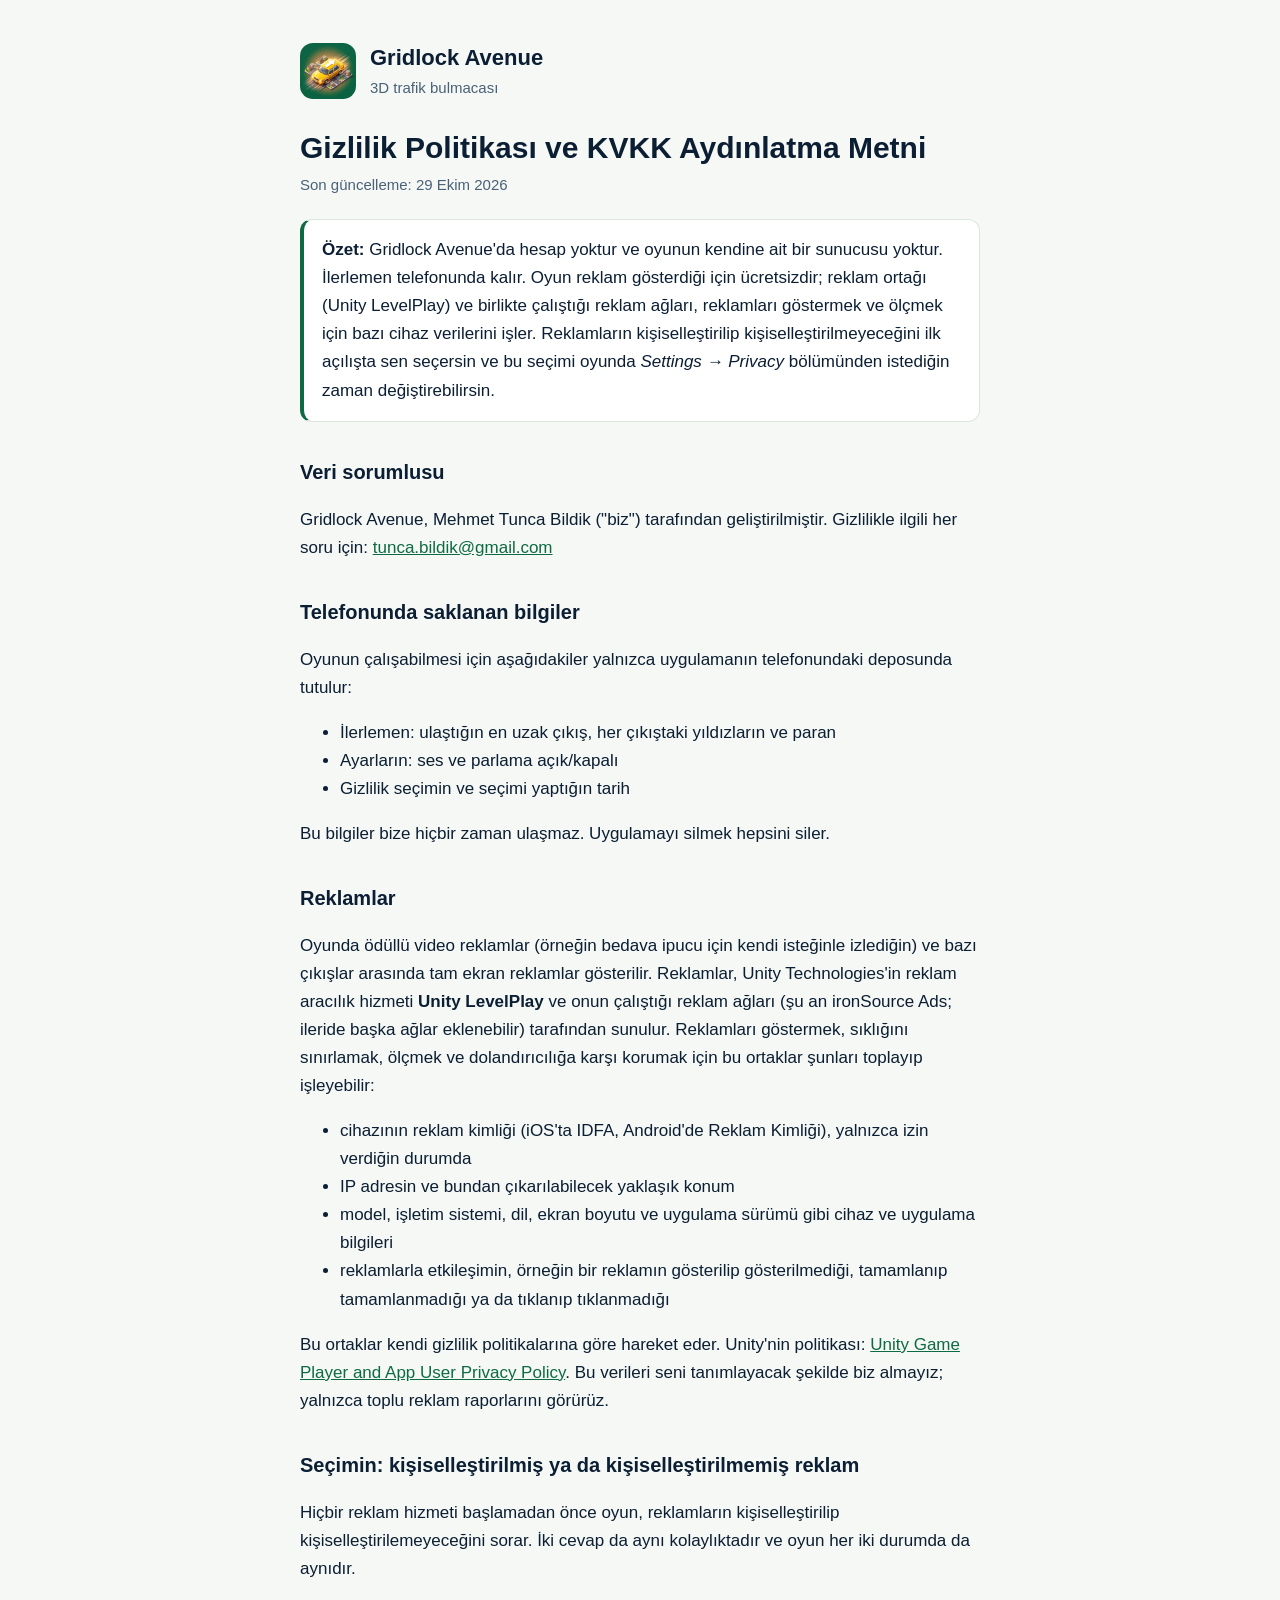
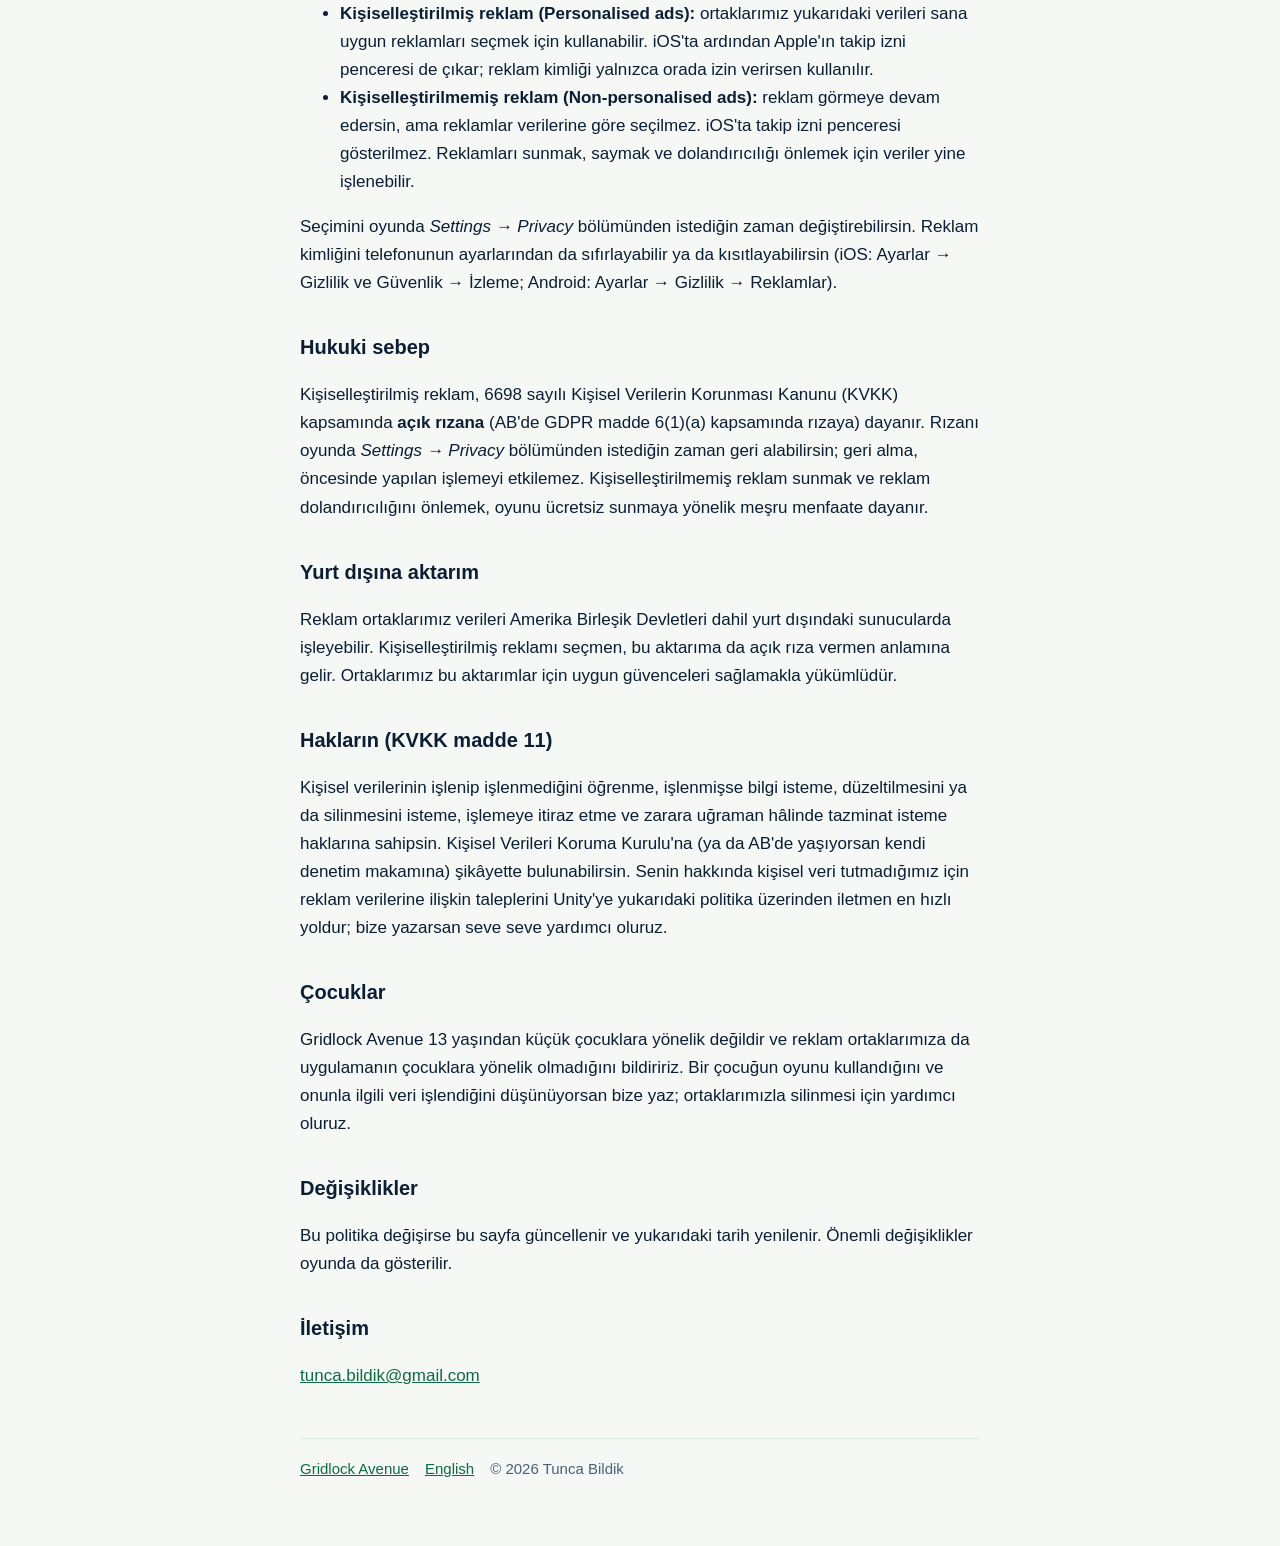
<file: gridlock-avenue/gizlilik.html>
<!doctype html>
<html lang="tr">
<head>
<meta charset="utf-8">
<meta name="viewport" content="width=device-width, initial-scale=1">
<title>Gizlilik Politikası — Gridlock Avenue</title>
<link rel="stylesheet" href="stil.css">
<link rel="icon" href="ikon.png">
</head>
<body>
<main>
  <header>
    <img src="ikon.png" alt="">
    <div><div class="ad">Gridlock Avenue</div><div class="alt">3D trafik bulmacası</div></div>
  </header>

  <h1>Gizlilik Politikası ve KVKK Aydınlatma Metni</h1>
  <div class="tarih">Son güncelleme: 29 Ekim 2026</div>

  <p class="ozet"><strong>Özet:</strong> Gridlock Avenue'da hesap yoktur ve oyunun kendine ait bir
  sunucusu yoktur. İlerlemen telefonunda kalır. Oyun reklam gösterdiği için ücretsizdir; reklam ortağı
  (Unity LevelPlay) ve birlikte çalıştığı reklam ağları, reklamları göstermek ve ölçmek için bazı cihaz
  verilerini işler. Reklamların kişiselleştirilip kişiselleştirilmeyeceğini ilk açılışta sen seçersin
  ve bu seçimi oyunda <em>Settings → Privacy</em> bölümünden istediğin zaman değiştirebilirsin.</p>

  <h2>Veri sorumlusu</h2>
  <p>Gridlock Avenue, Mehmet Tunca Bildik ("biz") tarafından geliştirilmiştir. Gizlilikle ilgili her
  soru için: <a href="mailto:tunca.bildik@gmail.com">tunca.bildik@gmail.com</a></p>

  <h2>Telefonunda saklanan bilgiler</h2>
  <p>Oyunun çalışabilmesi için aşağıdakiler yalnızca uygulamanın telefonundaki deposunda tutulur:</p>
  <ul>
    <li>İlerlemen: ulaştığın en uzak çıkış, her çıkıştaki yıldızların ve paran</li>
    <li>Ayarların: ses ve parlama açık/kapalı</li>
    <li>Gizlilik seçimin ve seçimi yaptığın tarih</li>
  </ul>
  <p>Bu bilgiler bize hiçbir zaman ulaşmaz. Uygulamayı silmek hepsini siler.</p>

  <h2>Reklamlar</h2>
  <p>Oyunda ödüllü video reklamlar (örneğin bedava ipucu için kendi isteğinle izlediğin) ve bazı
  çıkışlar arasında tam ekran reklamlar gösterilir. Reklamlar, Unity Technologies'in reklam aracılık
  hizmeti <strong>Unity LevelPlay</strong> ve onun çalıştığı reklam ağları (şu an ironSource Ads;
  ileride başka ağlar eklenebilir) tarafından sunulur. Reklamları göstermek, sıklığını sınırlamak,
  ölçmek ve dolandırıcılığa karşı korumak için bu ortaklar şunları toplayıp işleyebilir:</p>
  <ul>
    <li>cihazının reklam kimliği (iOS'ta IDFA, Android'de Reklam Kimliği), yalnızca izin verdiğin durumda</li>
    <li>IP adresin ve bundan çıkarılabilecek yaklaşık konum</li>
    <li>model, işletim sistemi, dil, ekran boyutu ve uygulama sürümü gibi cihaz ve uygulama bilgileri</li>
    <li>reklamlarla etkileşimin, örneğin bir reklamın gösterilip gösterilmediği, tamamlanıp tamamlanmadığı ya da tıklanıp tıklanmadığı</li>
  </ul>
  <p>Bu ortaklar kendi gizlilik politikalarına göre hareket eder. Unity'nin politikası:
  <a href="https://unity.com/legal/game-player-and-app-user-privacy-policy">Unity Game Player and App User Privacy Policy</a>.
  Bu verileri seni tanımlayacak şekilde biz almayız; yalnızca toplu reklam raporlarını görürüz.</p>

  <h2>Seçimin: kişiselleştirilmiş ya da kişiselleştirilmemiş reklam</h2>
  <p>Hiçbir reklam hizmeti başlamadan önce oyun, reklamların kişiselleştirilip kişiselleştirilemeyeceğini
  sorar. İki cevap da aynı kolaylıktadır ve oyun her iki durumda da aynıdır.</p>
  <ul>
    <li><strong>Kişiselleştirilmiş reklam (Personalised ads):</strong> ortaklarımız yukarıdaki verileri sana
    uygun reklamları seçmek için kullanabilir. iOS'ta ardından Apple'ın takip izni penceresi de çıkar;
    reklam kimliği yalnızca orada izin verirsen kullanılır.</li>
    <li><strong>Kişiselleştirilmemiş reklam (Non-personalised ads):</strong> reklam görmeye devam edersin,
    ama reklamlar verilerine göre seçilmez. iOS'ta takip izni penceresi gösterilmez. Reklamları sunmak,
    saymak ve dolandırıcılığı önlemek için veriler yine işlenebilir.</li>
  </ul>
  <p>Seçimini oyunda <em>Settings → Privacy</em> bölümünden istediğin zaman değiştirebilirsin.
  Reklam kimliğini telefonunun ayarlarından da sıfırlayabilir ya da kısıtlayabilirsin
  (iOS: Ayarlar → Gizlilik ve Güvenlik → İzleme; Android: Ayarlar → Gizlilik → Reklamlar).</p>

  <h2>Hukuki sebep</h2>
  <p>Kişiselleştirilmiş reklam, 6698 sayılı Kişisel Verilerin Korunması Kanunu (KVKK) kapsamında
  <strong>açık rızana</strong> (AB'de GDPR madde 6(1)(a) kapsamında rızaya) dayanır. Rızanı
  oyunda <em>Settings → Privacy</em> bölümünden istediğin zaman geri alabilirsin; geri alma, öncesinde yapılan işlemeyi
  etkilemez. Kişiselleştirilmemiş reklam sunmak ve reklam dolandırıcılığını önlemek, oyunu ücretsiz
  sunmaya yönelik meşru menfaate dayanır.</p>

  <h2>Yurt dışına aktarım</h2>
  <p>Reklam ortaklarımız verileri Amerika Birleşik Devletleri dahil yurt dışındaki sunucularda
  işleyebilir. Kişiselleştirilmiş reklamı seçmen, bu aktarıma da açık rıza vermen anlamına gelir.
  Ortaklarımız bu aktarımlar için uygun güvenceleri sağlamakla yükümlüdür.</p>

  <h2>Hakların (KVKK madde 11)</h2>
  <p>Kişisel verilerinin işlenip işlenmediğini öğrenme, işlenmişse bilgi isteme, düzeltilmesini ya da
  silinmesini isteme, işlemeye itiraz etme ve zarara uğraman hâlinde tazminat isteme haklarına
  sahipsin. Kişisel Verileri Koruma Kurulu'na (ya da AB'de yaşıyorsan kendi denetim makamına)
  şikâyette bulunabilirsin. Senin hakkında kişisel veri tutmadığımız için reklam verilerine ilişkin
  taleplerini Unity'ye yukarıdaki politika üzerinden iletmen en hızlı yoldur; bize yazarsan seve seve
  yardımcı oluruz.</p>

  <h2>Çocuklar</h2>
  <p>Gridlock Avenue 13 yaşından küçük çocuklara yönelik değildir ve reklam ortaklarımıza da
  uygulamanın çocuklara yönelik olmadığını bildiririz. Bir çocuğun oyunu kullandığını ve onunla ilgili
  veri işlendiğini düşünüyorsan bize yaz; ortaklarımızla silinmesi için yardımcı oluruz.</p>

  <h2>Değişiklikler</h2>
  <p>Bu politika değişirse bu sayfa güncellenir ve yukarıdaki tarih yenilenir. Önemli değişiklikler
  oyunda da gösterilir.</p>

  <h2>İletişim</h2>
  <p><a href="mailto:tunca.bildik@gmail.com">tunca.bildik@gmail.com</a></p>

  <footer>
    <a href="./">Gridlock Avenue</a>
    <a href="privacy.html">English</a>
    <span>© 2026 Tunca Bildik</span>
  </footer>
</main>
</body>
</html>
</file>
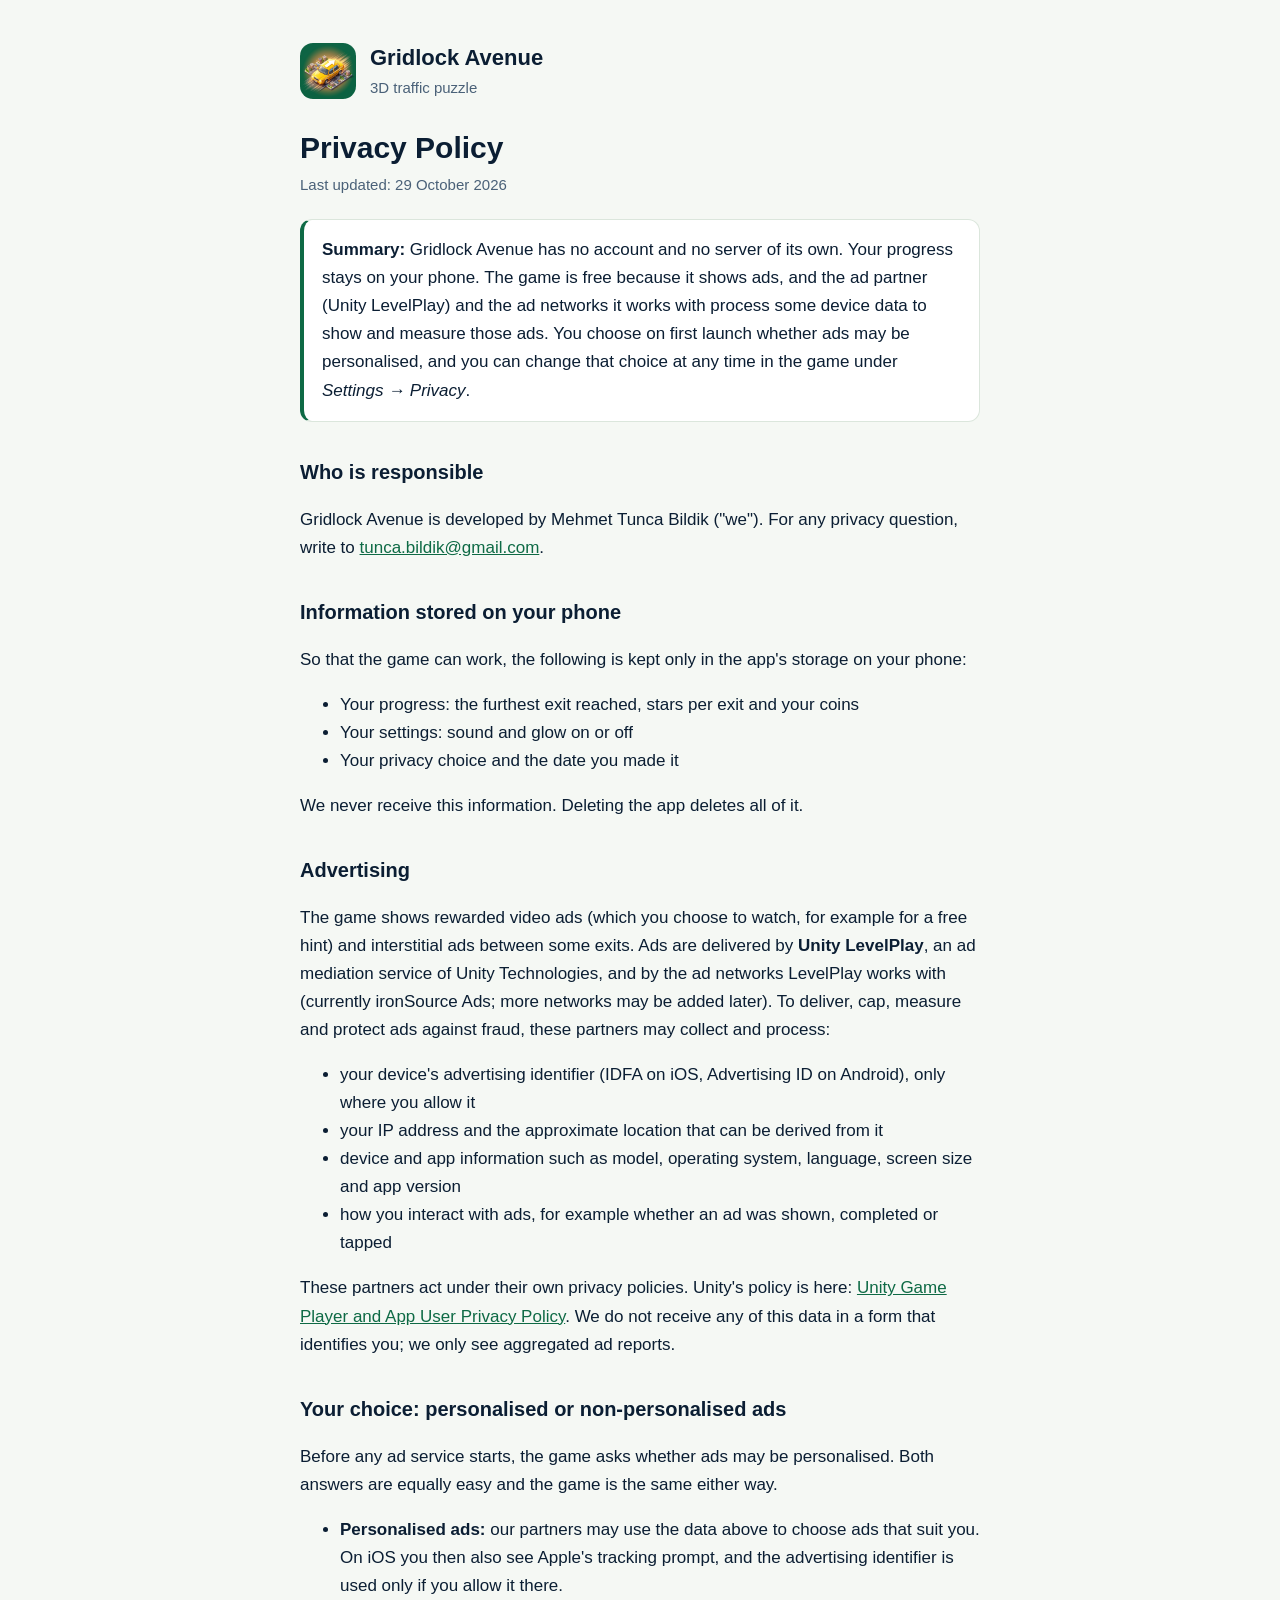
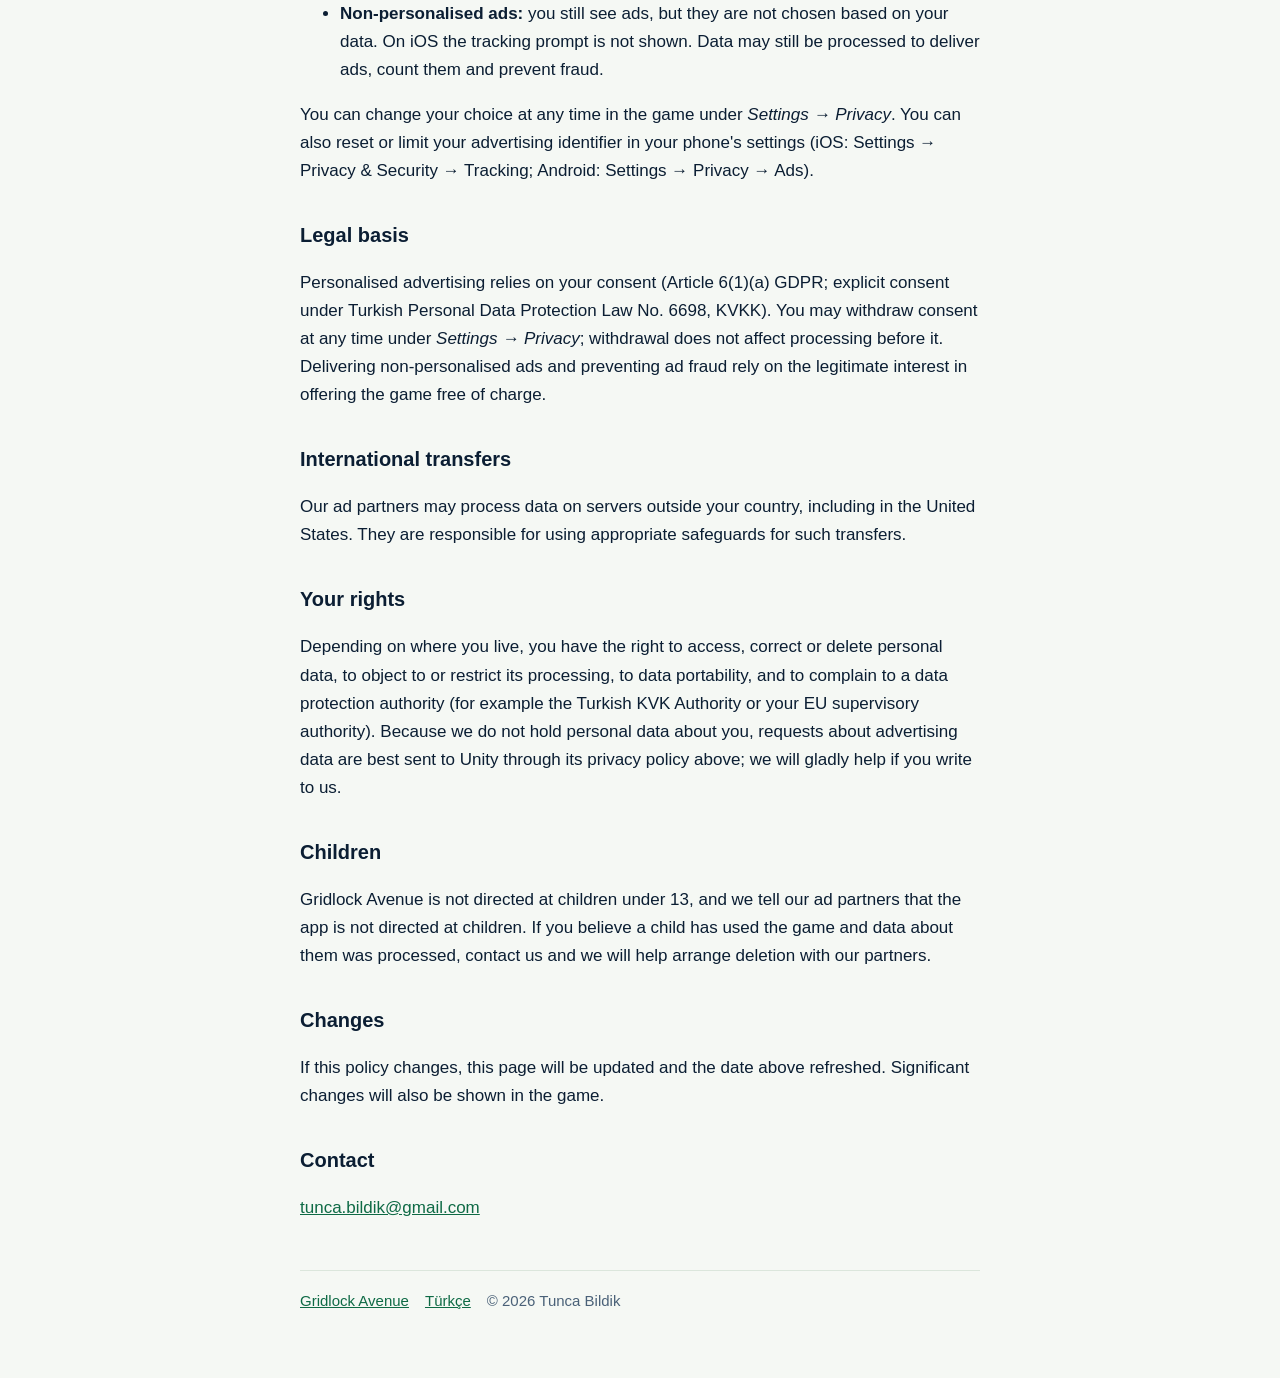
<file: gridlock-avenue/privacy.html>
<!doctype html>
<html lang="en">
<head>
<meta charset="utf-8">
<meta name="viewport" content="width=device-width, initial-scale=1">
<title>Privacy Policy — Gridlock Avenue</title>
<link rel="stylesheet" href="stil.css">
<link rel="icon" href="ikon.png">
</head>
<body>
<main>
  <header>
    <img src="ikon.png" alt="">
    <div><div class="ad">Gridlock Avenue</div><div class="alt">3D traffic puzzle</div></div>
  </header>

  <h1>Privacy Policy</h1>
  <div class="tarih">Last updated: 29 October 2026</div>

  <p class="ozet"><strong>Summary:</strong> Gridlock Avenue has no account and no server of its own.
  Your progress stays on your phone. The game is free because it shows ads, and the ad partner
  (Unity LevelPlay) and the ad networks it works with process some device data to show and measure
  those ads. You choose on first launch whether ads may be personalised, and you can change that
  choice at any time in the game under <em>Settings → Privacy</em>.</p>

  <h2>Who is responsible</h2>
  <p>Gridlock Avenue is developed by Mehmet Tunca Bildik ("we"). For any privacy question, write to
  <a href="mailto:tunca.bildik@gmail.com">tunca.bildik@gmail.com</a>.</p>

  <h2>Information stored on your phone</h2>
  <p>So that the game can work, the following is kept only in the app's storage on your phone:</p>
  <ul>
    <li>Your progress: the furthest exit reached, stars per exit and your coins</li>
    <li>Your settings: sound and glow on or off</li>
    <li>Your privacy choice and the date you made it</li>
  </ul>
  <p>We never receive this information. Deleting the app deletes all of it.</p>

  <h2>Advertising</h2>
  <p>The game shows rewarded video ads (which you choose to watch, for example for a free hint) and
  interstitial ads between some exits. Ads are delivered by <strong>Unity LevelPlay</strong>, an ad
  mediation service of Unity Technologies, and by the ad networks LevelPlay works with (currently
  ironSource Ads; more networks may be added later). To deliver, cap, measure and protect ads against
  fraud, these partners may collect and process:</p>
  <ul>
    <li>your device's advertising identifier (IDFA on iOS, Advertising ID on Android), only where you allow it</li>
    <li>your IP address and the approximate location that can be derived from it</li>
    <li>device and app information such as model, operating system, language, screen size and app version</li>
    <li>how you interact with ads, for example whether an ad was shown, completed or tapped</li>
  </ul>
  <p>These partners act under their own privacy policies. Unity's policy is here:
  <a href="https://unity.com/legal/game-player-and-app-user-privacy-policy">Unity Game Player and App User Privacy Policy</a>.
  We do not receive any of this data in a form that identifies you; we only see aggregated ad reports.</p>

  <h2>Your choice: personalised or non-personalised ads</h2>
  <p>Before any ad service starts, the game asks whether ads may be personalised. Both answers are
  equally easy and the game is the same either way.</p>
  <ul>
    <li><strong>Personalised ads:</strong> our partners may use the data above to choose ads that suit you.
    On iOS you then also see Apple's tracking prompt, and the advertising identifier is used only if you allow it there.</li>
    <li><strong>Non-personalised ads:</strong> you still see ads, but they are not chosen based on your
    data. On iOS the tracking prompt is not shown. Data may still be processed to deliver ads, count
    them and prevent fraud.</li>
  </ul>
  <p>You can change your choice at any time in the game under <em>Settings → Privacy</em>.
  You can also reset or limit your advertising identifier in your phone's settings
  (iOS: Settings → Privacy &amp; Security → Tracking; Android: Settings → Privacy → Ads).</p>

  <h2>Legal basis</h2>
  <p>Personalised advertising relies on your consent (Article 6(1)(a) GDPR; explicit consent under
  Turkish Personal Data Protection Law No. 6698, KVKK). You may withdraw consent at any time under
  <em>Settings → Privacy</em>; withdrawal does not affect processing before it. Delivering
  non-personalised ads and preventing ad fraud rely on the legitimate interest in offering the game
  free of charge.</p>

  <h2>International transfers</h2>
  <p>Our ad partners may process data on servers outside your country, including in the United States.
  They are responsible for using appropriate safeguards for such transfers.</p>

  <h2>Your rights</h2>
  <p>Depending on where you live, you have the right to access, correct or delete personal data, to
  object to or restrict its processing, to data portability, and to complain to a data protection
  authority (for example the Turkish KVK Authority or your EU supervisory authority). Because we do
  not hold personal data about you, requests about advertising data are best sent to Unity through
  its privacy policy above; we will gladly help if you write to us.</p>

  <h2>Children</h2>
  <p>Gridlock Avenue is not directed at children under 13, and we tell our ad partners that the app is
  not directed at children. If you believe a child has used the game and data about them was
  processed, contact us and we will help arrange deletion with our partners.</p>

  <h2>Changes</h2>
  <p>If this policy changes, this page will be updated and the date above refreshed. Significant
  changes will also be shown in the game.</p>

  <h2>Contact</h2>
  <p><a href="mailto:tunca.bildik@gmail.com">tunca.bildik@gmail.com</a></p>

  <footer>
    <a href="./">Gridlock Avenue</a>
    <a href="gizlilik.html">Türkçe</a>
    <span>© 2026 Tunca Bildik</span>
  </footer>
</main>
</body>
</html>
</file>
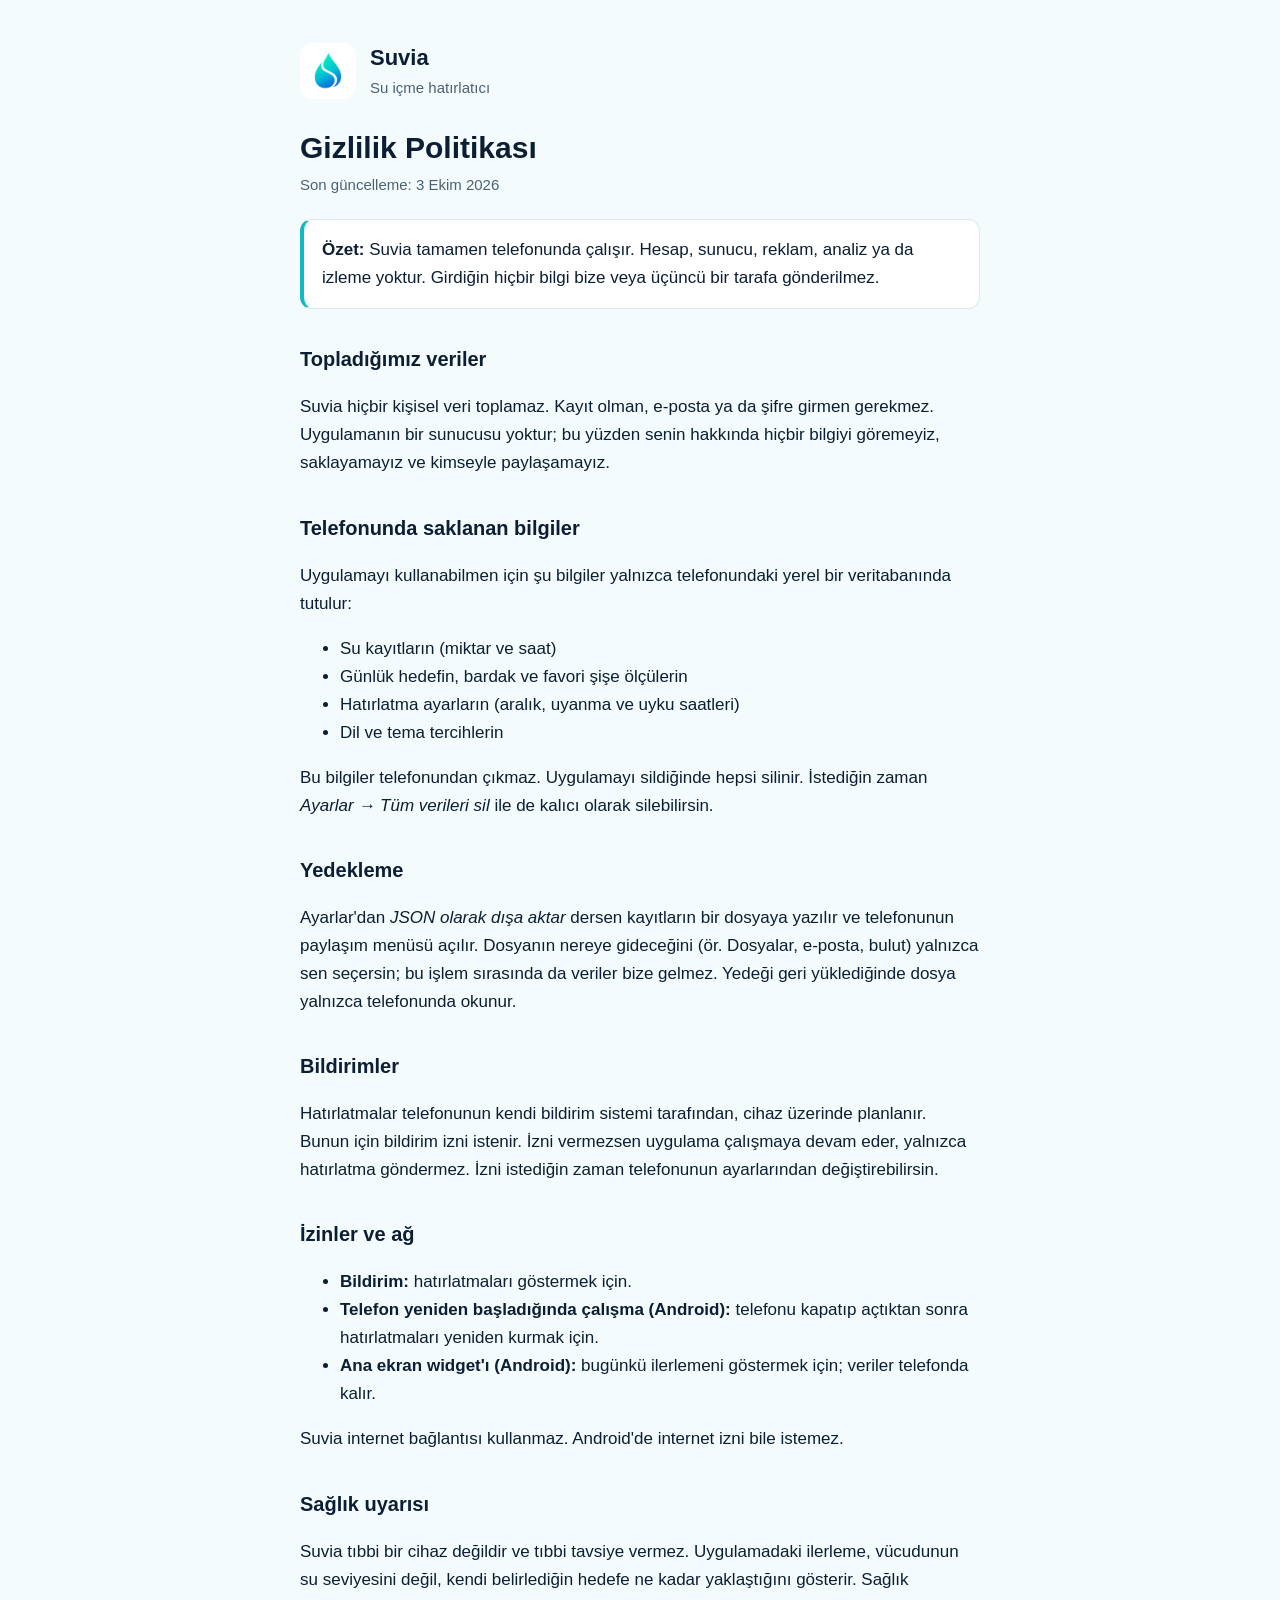
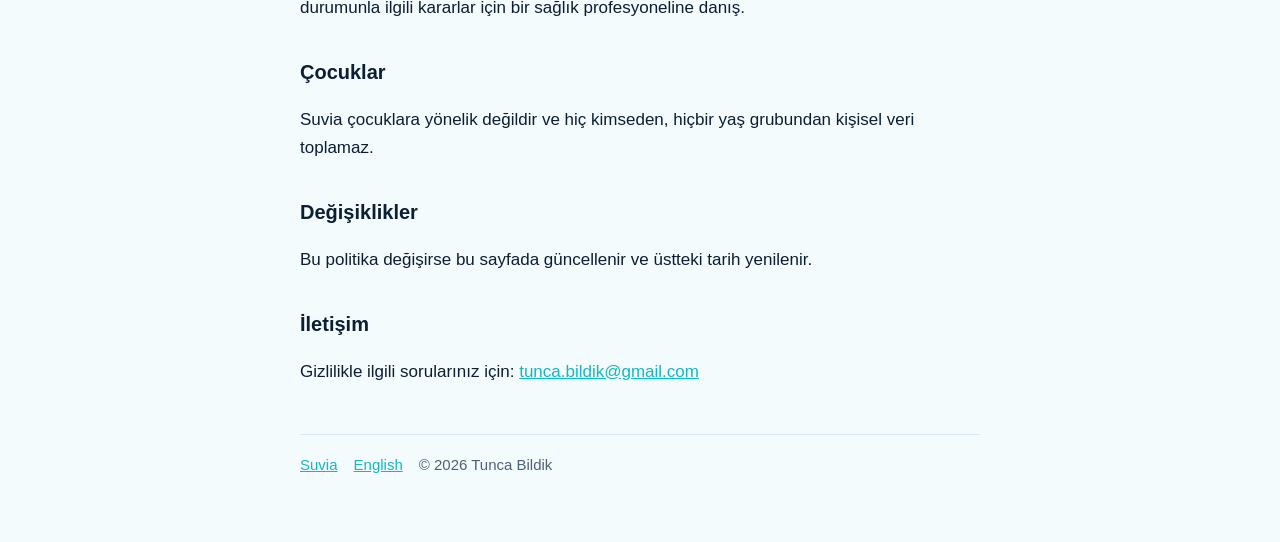
<file: suvia/gizlilik.html>
<!doctype html>
<html lang="tr">
<head>
<meta charset="utf-8">
<meta name="viewport" content="width=device-width, initial-scale=1">
<title>Gizlilik Politikası — Suvia</title>
<link rel="stylesheet" href="stil.css">
<link rel="icon" href="ikon.png">
</head>
<body>
<main>
  <header>
    <img src="ikon.png" alt="">
    <div><div class="ad">Suvia</div><div class="alt">Su içme hatırlatıcı</div></div>
  </header>

  <h1>Gizlilik Politikası</h1>
  <div class="tarih">Son güncelleme: 3 Ekim 2026</div>

  <p class="ozet"><strong>Özet:</strong> Suvia tamamen telefonunda çalışır. Hesap, sunucu, reklam,
  analiz ya da izleme yoktur. Girdiğin hiçbir bilgi bize veya üçüncü bir tarafa gönderilmez.</p>

  <h2>Topladığımız veriler</h2>
  <p>Suvia hiçbir kişisel veri toplamaz. Kayıt olman, e-posta ya da şifre girmen gerekmez.
  Uygulamanın bir sunucusu yoktur; bu yüzden senin hakkında hiçbir bilgiyi göremeyiz, saklayamayız
  ve kimseyle paylaşamayız.</p>

  <h2>Telefonunda saklanan bilgiler</h2>
  <p>Uygulamayı kullanabilmen için şu bilgiler yalnızca telefonundaki yerel bir veritabanında tutulur:</p>
  <ul>
    <li>Su kayıtların (miktar ve saat)</li>
    <li>Günlük hedefin, bardak ve favori şişe ölçülerin</li>
    <li>Hatırlatma ayarların (aralık, uyanma ve uyku saatleri)</li>
    <li>Dil ve tema tercihlerin</li>
  </ul>
  <p>Bu bilgiler telefonundan çıkmaz. Uygulamayı sildiğinde hepsi silinir. İstediğin zaman
  <em>Ayarlar → Tüm verileri sil</em> ile de kalıcı olarak silebilirsin.</p>

  <h2>Yedekleme</h2>
  <p>Ayarlar'dan <em>JSON olarak dışa aktar</em> dersen kayıtların bir dosyaya yazılır ve telefonunun
  paylaşım menüsü açılır. Dosyanın nereye gideceğini (ör. Dosyalar, e-posta, bulut) yalnızca sen seçersin;
  bu işlem sırasında da veriler bize gelmez. Yedeği geri yüklediğinde dosya yalnızca telefonunda okunur.</p>

  <h2>Bildirimler</h2>
  <p>Hatırlatmalar telefonunun kendi bildirim sistemi tarafından, cihaz üzerinde planlanır. Bunun için
  bildirim izni istenir. İzni vermezsen uygulama çalışmaya devam eder, yalnızca hatırlatma göndermez.
  İzni istediğin zaman telefonunun ayarlarından değiştirebilirsin.</p>

  <h2>İzinler ve ağ</h2>
  <ul>
    <li><strong>Bildirim:</strong> hatırlatmaları göstermek için.</li>
    <li><strong>Telefon yeniden başladığında çalışma (Android):</strong> telefonu kapatıp açtıktan sonra hatırlatmaları yeniden kurmak için.</li>
    <li><strong>Ana ekran widget'ı (Android):</strong> bugünkü ilerlemeni göstermek için; veriler telefonda kalır.</li>
  </ul>
  <p>Suvia internet bağlantısı kullanmaz. Android'de internet izni bile istemez.</p>

  <h2>Sağlık uyarısı</h2>
  <p>Suvia tıbbi bir cihaz değildir ve tıbbi tavsiye vermez. Uygulamadaki ilerleme, vücudunun su seviyesini
  değil, kendi belirlediğin hedefe ne kadar yaklaştığını gösterir. Sağlık durumunla ilgili kararlar için
  bir sağlık profesyoneline danış.</p>

  <h2>Çocuklar</h2>
  <p>Suvia çocuklara yönelik değildir ve hiç kimseden, hiçbir yaş grubundan kişisel veri toplamaz.</p>

  <h2>Değişiklikler</h2>
  <p>Bu politika değişirse bu sayfada güncellenir ve üstteki tarih yenilenir.</p>

  <h2>İletişim</h2>
  <p>Gizlilikle ilgili sorularınız için: <a href="mailto:tunca.bildik@gmail.com">tunca.bildik@gmail.com</a></p>

  <footer>
    <a href="./">Suvia</a>
    <a href="privacy.html">English</a>
    <span>© 2026 Tunca Bildik</span>
  </footer>
</main>
</body>
</html>
</file>
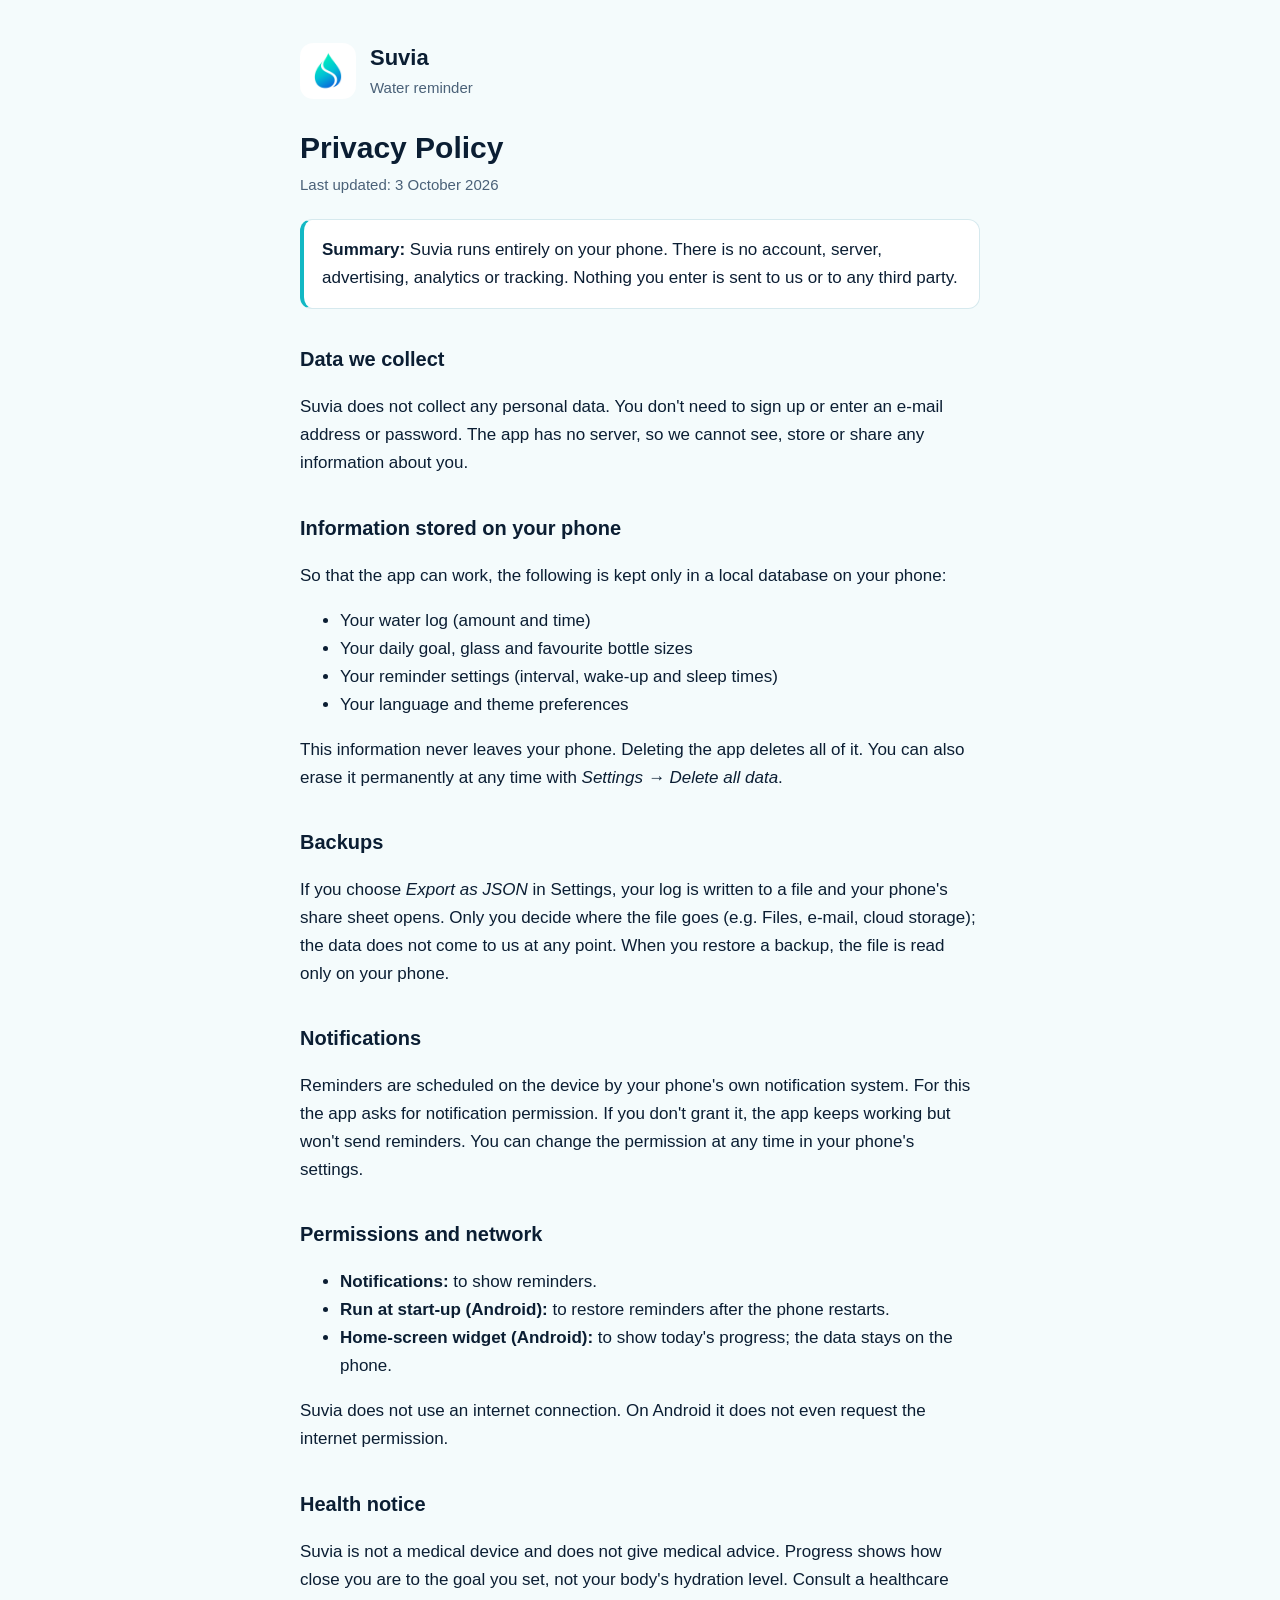
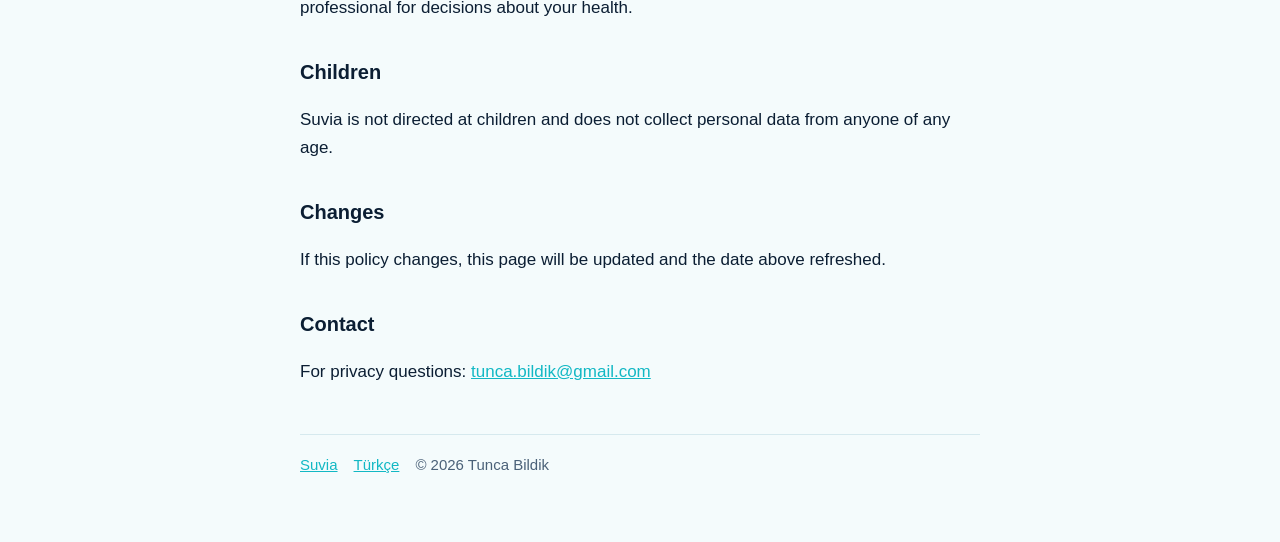
<file: suvia/privacy.html>
<!doctype html>
<html lang="en">
<head>
<meta charset="utf-8">
<meta name="viewport" content="width=device-width, initial-scale=1">
<title>Privacy Policy — Suvia</title>
<link rel="stylesheet" href="stil.css">
<link rel="icon" href="ikon.png">
</head>
<body>
<main>
  <header>
    <img src="ikon.png" alt="">
    <div><div class="ad">Suvia</div><div class="alt">Water reminder</div></div>
  </header>

  <h1>Privacy Policy</h1>
  <div class="tarih">Last updated: 3 October 2026</div>

  <p class="ozet"><strong>Summary:</strong> Suvia runs entirely on your phone. There is no account,
  server, advertising, analytics or tracking. Nothing you enter is sent to us or to any third party.</p>

  <h2>Data we collect</h2>
  <p>Suvia does not collect any personal data. You don't need to sign up or enter an e-mail address
  or password. The app has no server, so we cannot see, store or share any information about you.</p>

  <h2>Information stored on your phone</h2>
  <p>So that the app can work, the following is kept only in a local database on your phone:</p>
  <ul>
    <li>Your water log (amount and time)</li>
    <li>Your daily goal, glass and favourite bottle sizes</li>
    <li>Your reminder settings (interval, wake-up and sleep times)</li>
    <li>Your language and theme preferences</li>
  </ul>
  <p>This information never leaves your phone. Deleting the app deletes all of it. You can also erase
  it permanently at any time with <em>Settings → Delete all data</em>.</p>

  <h2>Backups</h2>
  <p>If you choose <em>Export as JSON</em> in Settings, your log is written to a file and your phone's
  share sheet opens. Only you decide where the file goes (e.g. Files, e-mail, cloud storage); the data
  does not come to us at any point. When you restore a backup, the file is read only on your phone.</p>

  <h2>Notifications</h2>
  <p>Reminders are scheduled on the device by your phone's own notification system. For this the app
  asks for notification permission. If you don't grant it, the app keeps working but won't send
  reminders. You can change the permission at any time in your phone's settings.</p>

  <h2>Permissions and network</h2>
  <ul>
    <li><strong>Notifications:</strong> to show reminders.</li>
    <li><strong>Run at start-up (Android):</strong> to restore reminders after the phone restarts.</li>
    <li><strong>Home-screen widget (Android):</strong> to show today's progress; the data stays on the phone.</li>
  </ul>
  <p>Suvia does not use an internet connection. On Android it does not even request the internet permission.</p>

  <h2>Health notice</h2>
  <p>Suvia is not a medical device and does not give medical advice. Progress shows how close you are
  to the goal you set, not your body's hydration level. Consult a healthcare professional for decisions
  about your health.</p>

  <h2>Children</h2>
  <p>Suvia is not directed at children and does not collect personal data from anyone of any age.</p>

  <h2>Changes</h2>
  <p>If this policy changes, this page will be updated and the date above refreshed.</p>

  <h2>Contact</h2>
  <p>For privacy questions: <a href="mailto:tunca.bildik@gmail.com">tunca.bildik@gmail.com</a></p>

  <footer>
    <a href="./">Suvia</a>
    <a href="gizlilik.html">Türkçe</a>
    <span>© 2026 Tunca Bildik</span>
  </footer>
</main>
</body>
</html>
</file>
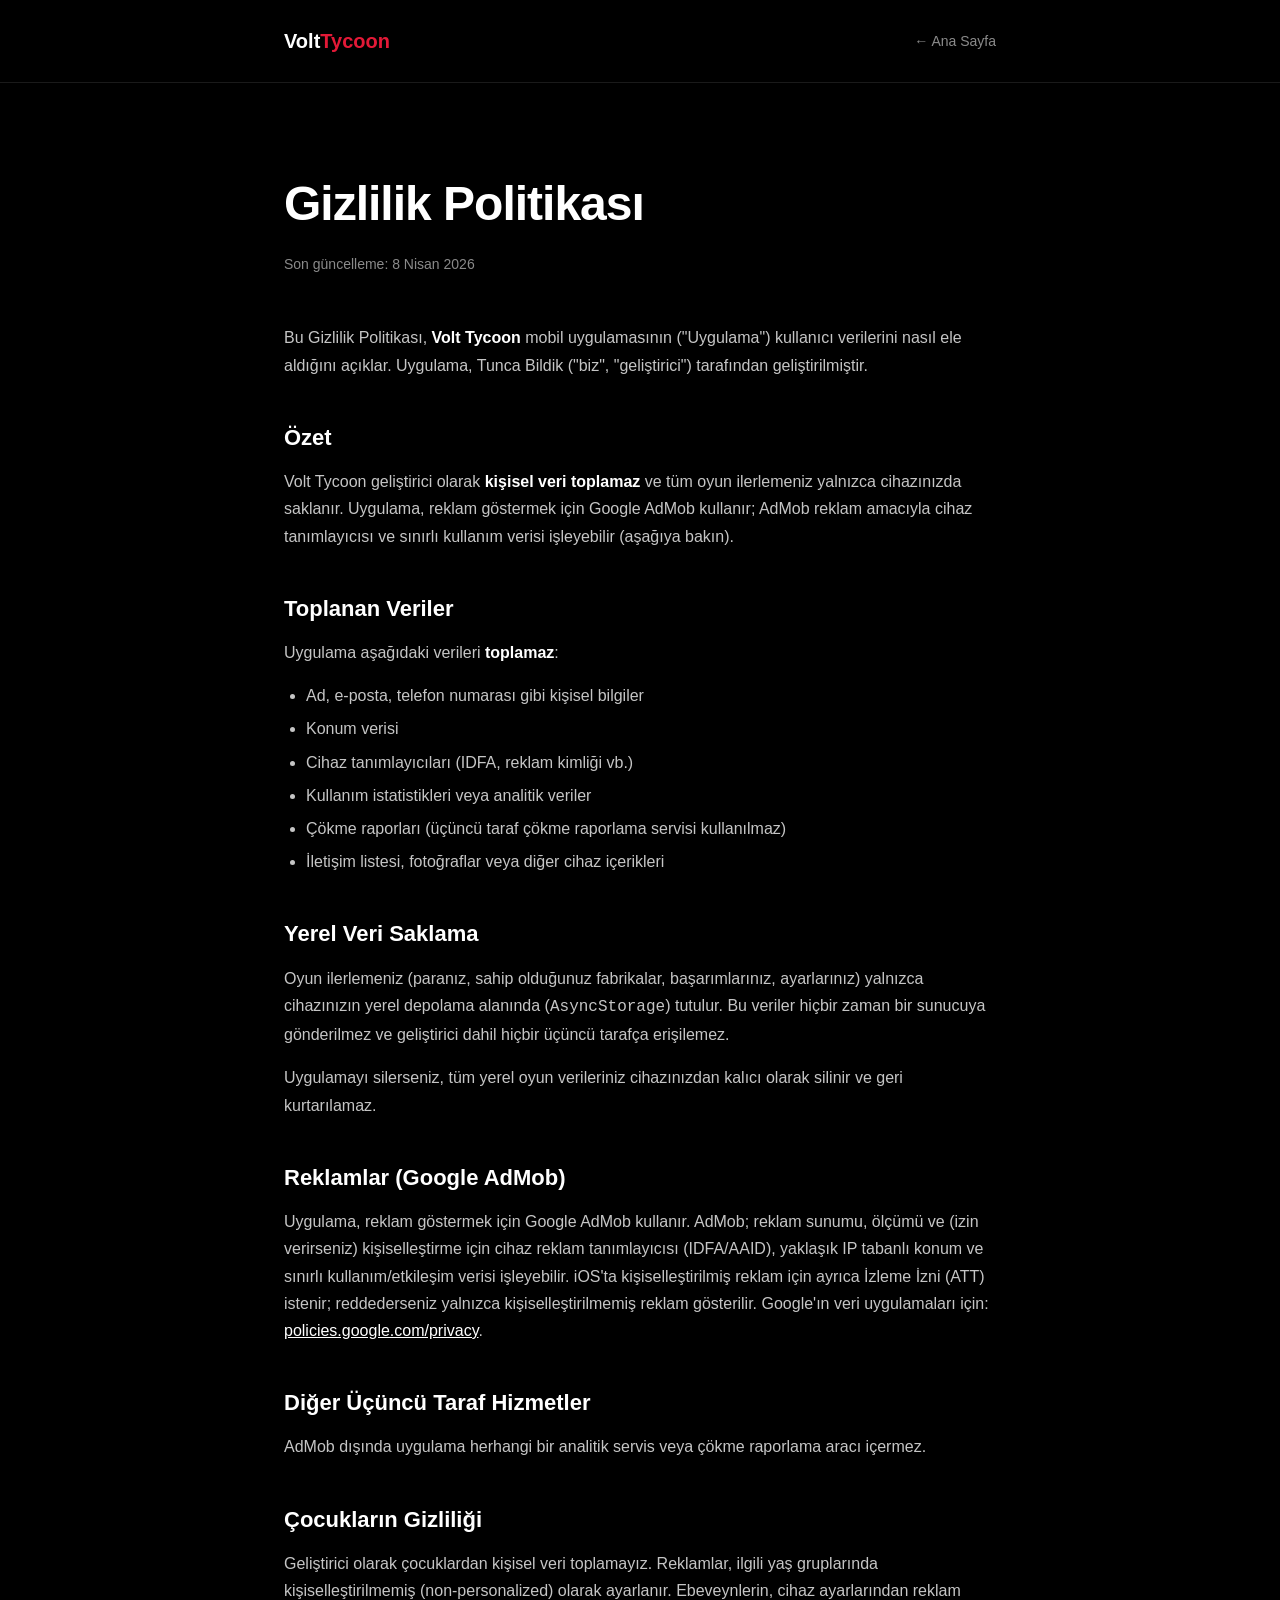
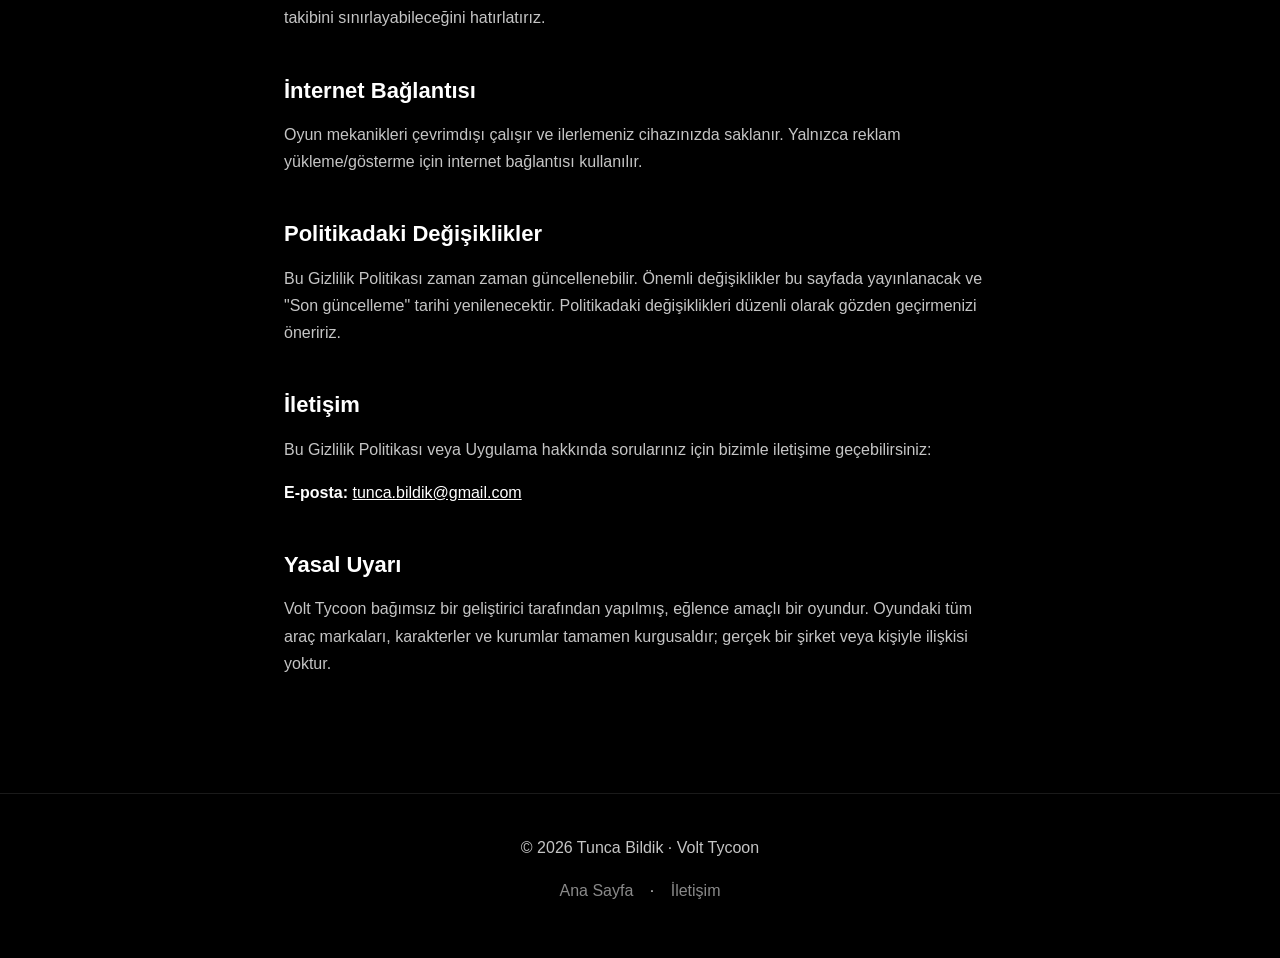
<file: volt-tycoon/privacy.html>
<!DOCTYPE html>
<html lang="tr">
<head>
<meta charset="UTF-8" />
<meta name="viewport" content="width=device-width, initial-scale=1.0" />
<title>Gizlilik Politikası — Volt Tycoon</title>
<link rel="icon" href="data:image/svg+xml,%3Csvg xmlns='http://www.w3.org/2000/svg' viewBox='0 0 100 100'%3E%3Ctext y='.9em' font-size='90'%3E%E2%9A%A1%3C/text%3E%3C/svg%3E" />
<style>
  * { box-sizing: border-box; margin: 0; padding: 0; }
  :root { --bg:#000; --fg:#fff; --muted:#8a8a8a; --accent:#e31937; --border:#1a1a1a; }
  body {
    background: var(--bg); color: var(--fg);
    font-family: -apple-system, BlinkMacSystemFont, "SF Pro Display", "Helvetica Neue", Arial, sans-serif;
    -webkit-font-smoothing: antialiased; line-height: 1.7;
  }
  a { color: #fff; }
  .wrap { max-width: 760px; margin: 0 auto; padding: 0 24px; }
  header {
    padding: 24px 0;
    border-bottom: 1px solid var(--border);
  }
  header .wrap { display: flex; justify-content: space-between; align-items: center; }
  .logo { font-weight: 700; font-size: 20px; }
  .logo span { color: var(--accent); }
  nav a { font-size: 14px; color: var(--muted); text-decoration: none; }
  main { padding: 80px 0 100px; }
  h1 {
    font-size: clamp(32px, 5vw, 48px);
    font-weight: 700;
    letter-spacing: -1px;
    margin-bottom: 8px;
  }
  .updated { color: var(--muted); font-size: 14px; margin-bottom: 48px; }
  h2 {
    font-size: 22px;
    margin-top: 40px;
    margin-bottom: 12px;
    font-weight: 600;
  }
  p, ul { color: #c5c5c5; font-size: 16px; margin-bottom: 16px; }
  ul { padding-left: 22px; }
  li { margin-bottom: 6px; }
  strong { color: #fff; }
  footer {
    padding: 40px 0;
    border-top: 1px solid var(--border);
    text-align: center;
    color: var(--muted);
    font-size: 13px;
  }
  footer a { color: var(--muted); text-decoration: none; margin: 0 12px; }
</style>
</head>
<body>

<header>
  <div class="wrap">
    <div class="logo">Volt<span>Tycoon</span></div>
    <nav><a href="index.html">← Ana Sayfa</a></nav>
  </div>
</header>

<main>
  <div class="wrap">
    <h1>Gizlilik Politikası</h1>
    <p class="updated">Son güncelleme: 8 Nisan 2026</p>

    <p>Bu Gizlilik Politikası, <strong>Volt Tycoon</strong> mobil uygulamasının ("Uygulama") kullanıcı verilerini nasıl ele aldığını açıklar. Uygulama, Tunca Bildik ("biz", "geliştirici") tarafından geliştirilmiştir.</p>

    <h2>Özet</h2>
    <p>Volt Tycoon geliştirici olarak <strong>kişisel veri toplamaz</strong> ve tüm oyun ilerlemeniz yalnızca cihazınızda saklanır. Uygulama, reklam göstermek için Google AdMob kullanır; AdMob reklam amacıyla cihaz tanımlayıcısı ve sınırlı kullanım verisi işleyebilir (aşağıya bakın).</p>

    <h2>Toplanan Veriler</h2>
    <p>Uygulama aşağıdaki verileri <strong>toplamaz</strong>:</p>
    <ul>
      <li>Ad, e-posta, telefon numarası gibi kişisel bilgiler</li>
      <li>Konum verisi</li>
      <li>Cihaz tanımlayıcıları (IDFA, reklam kimliği vb.)</li>
      <li>Kullanım istatistikleri veya analitik veriler</li>
      <li>Çökme raporları (üçüncü taraf çökme raporlama servisi kullanılmaz)</li>
      <li>İletişim listesi, fotoğraflar veya diğer cihaz içerikleri</li>
    </ul>

    <h2>Yerel Veri Saklama</h2>
    <p>Oyun ilerlemeniz (paranız, sahip olduğunuz fabrikalar, başarımlarınız, ayarlarınız) yalnızca cihazınızın yerel depolama alanında (<code>AsyncStorage</code>) tutulur. Bu veriler hiçbir zaman bir sunucuya gönderilmez ve geliştirici dahil hiçbir üçüncü tarafça erişilemez.</p>
    <p>Uygulamayı silerseniz, tüm yerel oyun verileriniz cihazınızdan kalıcı olarak silinir ve geri kurtarılamaz.</p>

    <h2>Reklamlar (Google AdMob)</h2>
    <p>Uygulama, reklam göstermek için Google AdMob kullanır. AdMob; reklam sunumu, ölçümü ve (izin verirseniz) kişiselleştirme için cihaz reklam tanımlayıcısı (IDFA/AAID), yaklaşık IP tabanlı konum ve sınırlı kullanım/etkileşim verisi işleyebilir. iOS'ta kişiselleştirilmiş reklam için ayrıca İzleme İzni (ATT) istenir; reddederseniz yalnızca kişiselleştirilmemiş reklam gösterilir. Google'ın veri uygulamaları için: <a href="https://policies.google.com/privacy">policies.google.com/privacy</a>.</p>

    <h2>Diğer Üçüncü Taraf Hizmetler</h2>
    <p>AdMob dışında uygulama herhangi bir analitik servis veya çökme raporlama aracı içermez.</p>

    <h2>Çocukların Gizliliği</h2>
    <p>Geliştirici olarak çocuklardan kişisel veri toplamayız. Reklamlar, ilgili yaş gruplarında kişiselleştirilmemiş (non-personalized) olarak ayarlanır. Ebeveynlerin, cihaz ayarlarından reklam takibini sınırlayabileceğini hatırlatırız.</p>

    <h2>İnternet Bağlantısı</h2>
    <p>Oyun mekanikleri çevrimdışı çalışır ve ilerlemeniz cihazınızda saklanır. Yalnızca reklam yükleme/gösterme için internet bağlantısı kullanılır.</p>

    <h2>Politikadaki Değişiklikler</h2>
    <p>Bu Gizlilik Politikası zaman zaman güncellenebilir. Önemli değişiklikler bu sayfada yayınlanacak ve "Son güncelleme" tarihi yenilenecektir. Politikadaki değişiklikleri düzenli olarak gözden geçirmenizi öneririz.</p>

    <h2>İletişim</h2>
    <p>Bu Gizlilik Politikası veya Uygulama hakkında sorularınız için bizimle iletişime geçebilirsiniz:</p>
    <p><strong>E-posta:</strong> <a href="mailto:tunca.bildik@gmail.com">tunca.bildik@gmail.com</a></p>

    <h2>Yasal Uyarı</h2>
    <p>Volt Tycoon bağımsız bir geliştirici tarafından yapılmış, eğlence amaçlı bir oyundur. Oyundaki tüm araç markaları, karakterler ve kurumlar tamamen kurgusaldır; gerçek bir şirket veya kişiyle ilişkisi yoktur.</p>
  </div>
</main>

<footer>
  <div class="wrap">
    <p>© 2026 Tunca Bildik · Volt Tycoon</p>
    <p style="margin-top:12px;">
      <a href="index.html">Ana Sayfa</a> ·
      <a href="mailto:tunca.bildik@gmail.com">İletişim</a>
    </p>
  </div>
</footer>

</body>
</html>
</file>
<file: suvia/stil.css>
:root {
  --zemin: #f4fbfc;
  --kart: #ffffff;
  --yazi: #0b1e33;
  --soluk: #4a6178;
  --vurgu: #12b8c4;
  --cizgi: #d6e9ee;
}
@media (prefers-color-scheme: dark) {
  :root {
    --zemin: #071628;
    --kart: #0f2540;
    --yazi: #e8f6f8;
    --soluk: #9ab3c6;
    --vurgu: #1fe0d0;
    --cizgi: #1d3f5f;
  }
}
* { box-sizing: border-box; }
body {
  margin: 0;
  background: var(--zemin);
  color: var(--yazi);
  font: 17px/1.65 -apple-system, BlinkMacSystemFont, "Segoe UI", Roboto, sans-serif;
}
main { max-width: 720px; margin: 0 auto; padding: 40px 20px 64px; }
header { display: flex; align-items: center; gap: 14px; margin-bottom: 28px; }
header img { width: 56px; height: 56px; border-radius: 13px; }
header .ad { font-size: 22px; font-weight: 700; }
header .alt { color: var(--soluk); font-size: 15px; }
h1 { font-size: 30px; line-height: 1.25; margin: 0 0 6px; }
h2 { font-size: 20px; margin: 34px 0 8px; }
p, li { color: var(--yazi); }
.tarih { color: var(--soluk); font-size: 15px; margin-bottom: 22px; }
.ozet {
  background: var(--kart);
  border: 1px solid var(--cizgi);
  border-left: 4px solid var(--vurgu);
  border-radius: 12px;
  padding: 16px 18px;
}
a { color: var(--vurgu); }
code { background: var(--kart); border: 1px solid var(--cizgi); border-radius: 6px; padding: 1px 6px; font-size: 15px; }
footer {
  margin-top: 48px; padding-top: 18px; border-top: 1px solid var(--cizgi);
  color: var(--soluk); font-size: 15px; display: flex; flex-wrap: wrap; gap: 16px;
}
</file>
<file: gridlock-avenue/play/fonts/fonts.css>
@font-face {
  font-family: 'Overpass';
  font-style: normal;
  font-weight: 400;
  font-display: swap;
  src: url(Overpass-400-latin-ext.woff2) format('woff2');
  unicode-range: U+0100-02BA, U+02BD-02C5, U+02C7-02CC, U+02CE-02D7, U+02DD-02FF, U+0304, U+0308, U+0329, U+1D00-1DBF, U+1E00-1E9F, U+1EF2-1EFF, U+2020, U+20A0-20AB, U+20AD-20C4, U+2113, U+2C60-2C7F, U+A720-A7FF;
}
@font-face {
  font-family: 'Overpass';
  font-style: normal;
  font-weight: 400;
  font-display: swap;
  src: url(Overpass-400-latin.woff2) format('woff2');
  unicode-range: U+0000-00FF, U+0131, U+0152-0153, U+02BB-02BC, U+02C6, U+02DA, U+02DC, U+0304, U+0308, U+0329, U+2000-206F, U+20AC, U+2122, U+2191, U+2193, U+2212, U+2215, U+FEFF, U+FFFD;
}
@font-face {
  font-family: 'Overpass';
  font-style: normal;
  font-weight: 600;
  font-display: swap;
  src: url(Overpass-600-latin-ext.woff2) format('woff2');
  unicode-range: U+0100-02BA, U+02BD-02C5, U+02C7-02CC, U+02CE-02D7, U+02DD-02FF, U+0304, U+0308, U+0329, U+1D00-1DBF, U+1E00-1E9F, U+1EF2-1EFF, U+2020, U+20A0-20AB, U+20AD-20C4, U+2113, U+2C60-2C7F, U+A720-A7FF;
}
@font-face {
  font-family: 'Overpass';
  font-style: normal;
  font-weight: 600;
  font-display: swap;
  src: url(Overpass-600-latin.woff2) format('woff2');
  unicode-range: U+0000-00FF, U+0131, U+0152-0153, U+02BB-02BC, U+02C6, U+02DA, U+02DC, U+0304, U+0308, U+0329, U+2000-206F, U+20AC, U+2122, U+2191, U+2193, U+2212, U+2215, U+FEFF, U+FFFD;
}
@font-face {
  font-family: 'Overpass';
  font-style: normal;
  font-weight: 800;
  font-display: swap;
  src: url(Overpass-800-latin-ext.woff2) format('woff2');
  unicode-range: U+0100-02BA, U+02BD-02C5, U+02C7-02CC, U+02CE-02D7, U+02DD-02FF, U+0304, U+0308, U+0329, U+1D00-1DBF, U+1E00-1E9F, U+1EF2-1EFF, U+2020, U+20A0-20AB, U+20AD-20C4, U+2113, U+2C60-2C7F, U+A720-A7FF;
}
@font-face {
  font-family: 'Overpass';
  font-style: normal;
  font-weight: 800;
  font-display: swap;
  src: url(Overpass-800-latin.woff2) format('woff2');
  unicode-range: U+0000-00FF, U+0131, U+0152-0153, U+02BB-02BC, U+02C6, U+02DA, U+02DC, U+0304, U+0308, U+0329, U+2000-206F, U+20AC, U+2122, U+2191, U+2193, U+2212, U+2215, U+FEFF, U+FFFD;
}
@font-face {
  font-family: 'Overpass';
  font-style: normal;
  font-weight: 900;
  font-display: swap;
  src: url(Overpass-900-latin-ext.woff2) format('woff2');
  unicode-range: U+0100-02BA, U+02BD-02C5, U+02C7-02CC, U+02CE-02D7, U+02DD-02FF, U+0304, U+0308, U+0329, U+1D00-1DBF, U+1E00-1E9F, U+1EF2-1EFF, U+2020, U+20A0-20AB, U+20AD-20C4, U+2113, U+2C60-2C7F, U+A720-A7FF;
}
@font-face {
  font-family: 'Overpass';
  font-style: normal;
  font-weight: 900;
  font-display: swap;
  src: url(Overpass-900-latin.woff2) format('woff2');
  unicode-range: U+0000-00FF, U+0131, U+0152-0153, U+02BB-02BC, U+02C6, U+02DA, U+02DC, U+0304, U+0308, U+0329, U+2000-206F, U+20AC, U+2122, U+2191, U+2193, U+2212, U+2215, U+FEFF, U+FFFD;
}
@font-face {
  font-family: 'Overpass Mono';
  font-style: normal;
  font-weight: 500;
  font-display: swap;
  src: url(OverpassMono-500-latin-ext.woff2) format('woff2');
  unicode-range: U+0100-02BA, U+02BD-02C5, U+02C7-02CC, U+02CE-02D7, U+02DD-02FF, U+0304, U+0308, U+0329, U+1D00-1DBF, U+1E00-1E9F, U+1EF2-1EFF, U+2020, U+20A0-20AB, U+20AD-20C4, U+2113, U+2C60-2C7F, U+A720-A7FF;
}
@font-face {
  font-family: 'Overpass Mono';
  font-style: normal;
  font-weight: 500;
  font-display: swap;
  src: url(OverpassMono-500-latin.woff2) format('woff2');
  unicode-range: U+0000-00FF, U+0131, U+0152-0153, U+02BB-02BC, U+02C6, U+02DA, U+02DC, U+0304, U+0308, U+0329, U+2000-206F, U+20AC, U+2122, U+2191, U+2193, U+2212, U+2215, U+FEFF, U+FFFD;
}
@font-face {
  font-family: 'Overpass Mono';
  font-style: normal;
  font-weight: 700;
  font-display: swap;
  src: url(OverpassMono-700-latin-ext.woff2) format('woff2');
  unicode-range: U+0100-02BA, U+02BD-02C5, U+02C7-02CC, U+02CE-02D7, U+02DD-02FF, U+0304, U+0308, U+0329, U+1D00-1DBF, U+1E00-1E9F, U+1EF2-1EFF, U+2020, U+20A0-20AB, U+20AD-20C4, U+2113, U+2C60-2C7F, U+A720-A7FF;
}
@font-face {
  font-family: 'Overpass Mono';
  font-style: normal;
  font-weight: 700;
  font-display: swap;
  src: url(OverpassMono-700-latin.woff2) format('woff2');
  unicode-range: U+0000-00FF, U+0131, U+0152-0153, U+02BB-02BC, U+02C6, U+02DA, U+02DC, U+0304, U+0308, U+0329, U+2000-206F, U+20AC, U+2122, U+2191, U+2193, U+2212, U+2215, U+FEFF, U+FFFD;
}
</file>
<file: gridlock-avenue/stil.css>
:root {
  --zemin: #f5f8f4;
  --kart: #ffffff;
  --yazi: #0b1e33;
  --soluk: #4a6178;
  --vurgu: #0e6a45;
  --cizgi: #dbe6dc;
}
@media (prefers-color-scheme: dark) {
  :root {
    --zemin: #11161d;
    --kart: #1d2229;
    --yazi: #e8f6f8;
    --soluk: #9ab3c6;
    --vurgu: #f2c230;
    --cizgi: #2c343d;
  }
}
* { box-sizing: border-box; }
body {
  margin: 0;
  background: var(--zemin);
  color: var(--yazi);
  font: 17px/1.65 -apple-system, BlinkMacSystemFont, "Segoe UI", Roboto, sans-serif;
}
main { max-width: 720px; margin: 0 auto; padding: 40px 20px 64px; }
header { display: flex; align-items: center; gap: 14px; margin-bottom: 28px; }
header img { width: 56px; height: 56px; border-radius: 13px; }
header .ad { font-size: 22px; font-weight: 700; }
header .alt { color: var(--soluk); font-size: 15px; }
h1 { font-size: 30px; line-height: 1.25; margin: 0 0 6px; }
h2 { font-size: 20px; margin: 34px 0 8px; }
p, li { color: var(--yazi); }
.tarih { color: var(--soluk); font-size: 15px; margin-bottom: 22px; }
.ozet {
  background: var(--kart);
  border: 1px solid var(--cizgi);
  border-left: 4px solid var(--vurgu);
  border-radius: 12px;
  padding: 16px 18px;
}
a { color: var(--vurgu); }
code { background: var(--kart); border: 1px solid var(--cizgi); border-radius: 6px; padding: 1px 6px; font-size: 15px; }
footer {
  margin-top: 48px; padding-top: 18px; border-top: 1px solid var(--cizgi);
  color: var(--soluk); font-size: 15px; display: flex; flex-wrap: wrap; gap: 16px;
}
</file>
